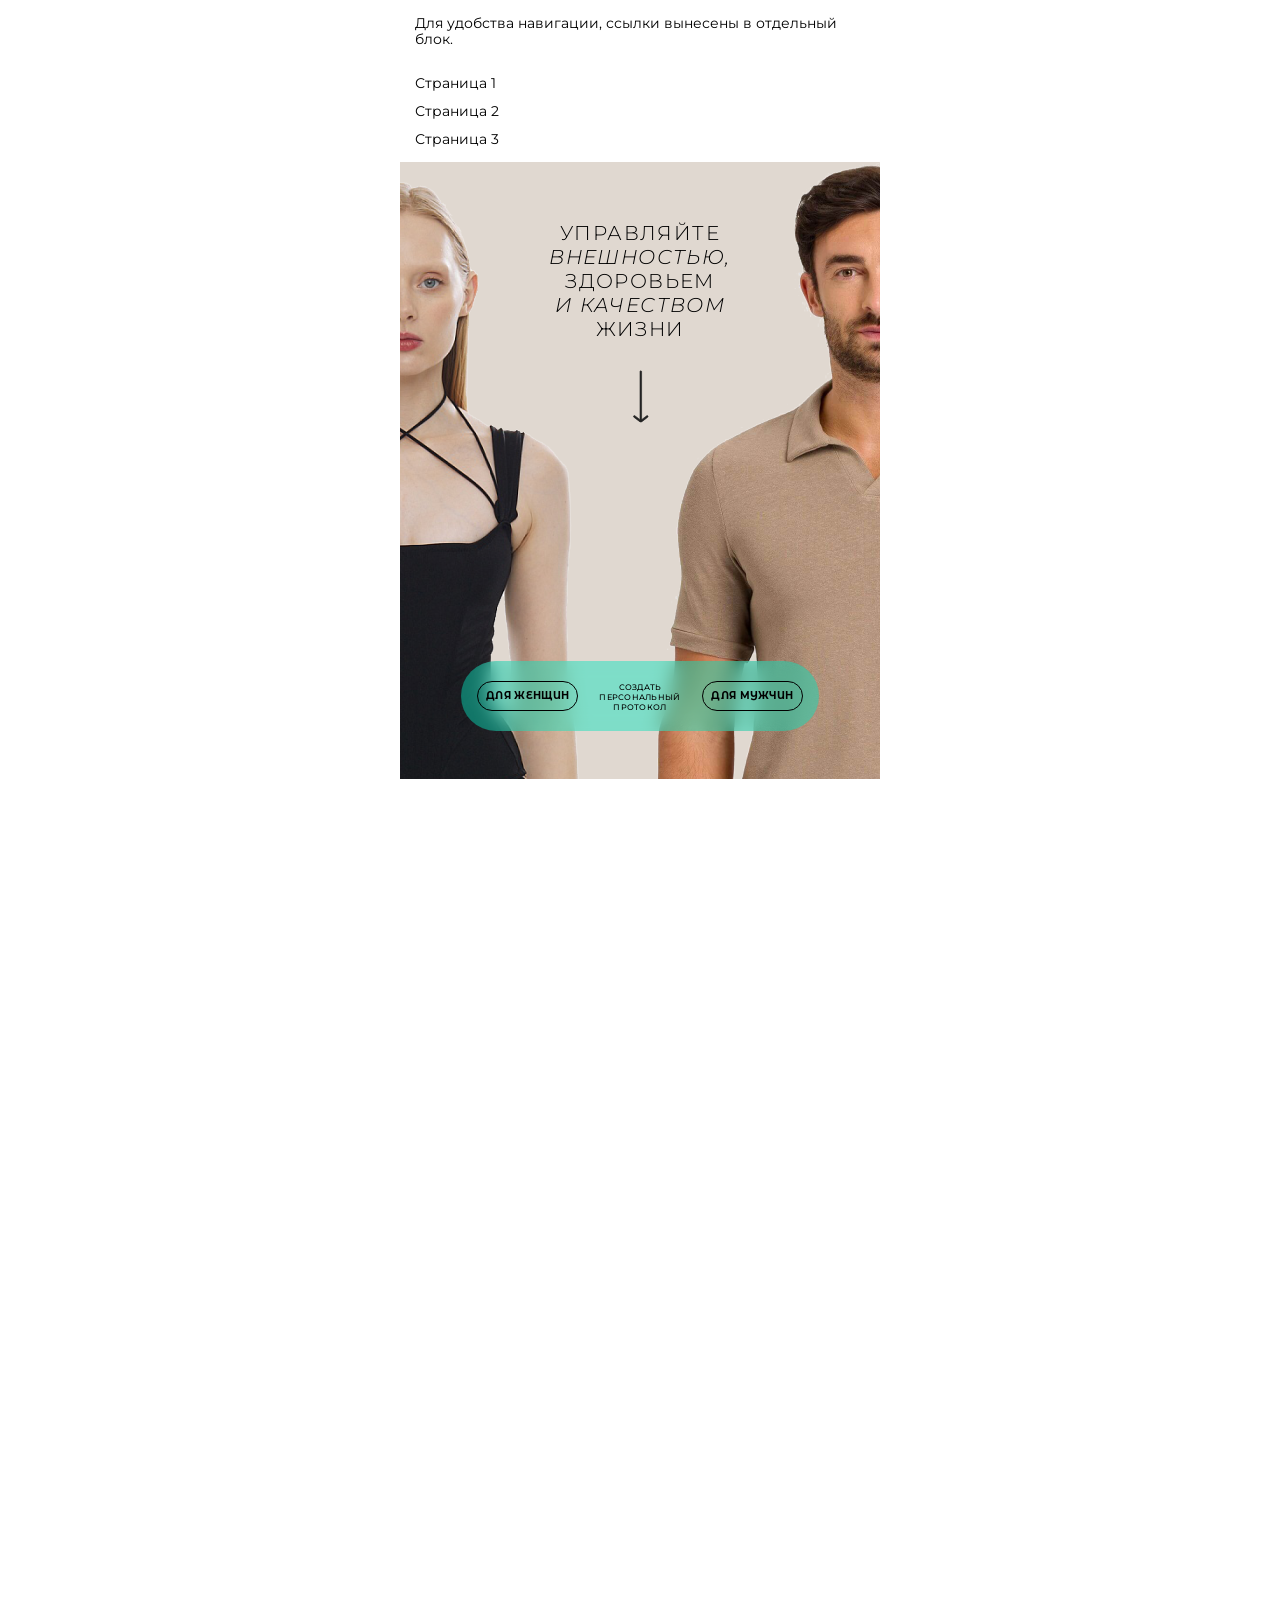
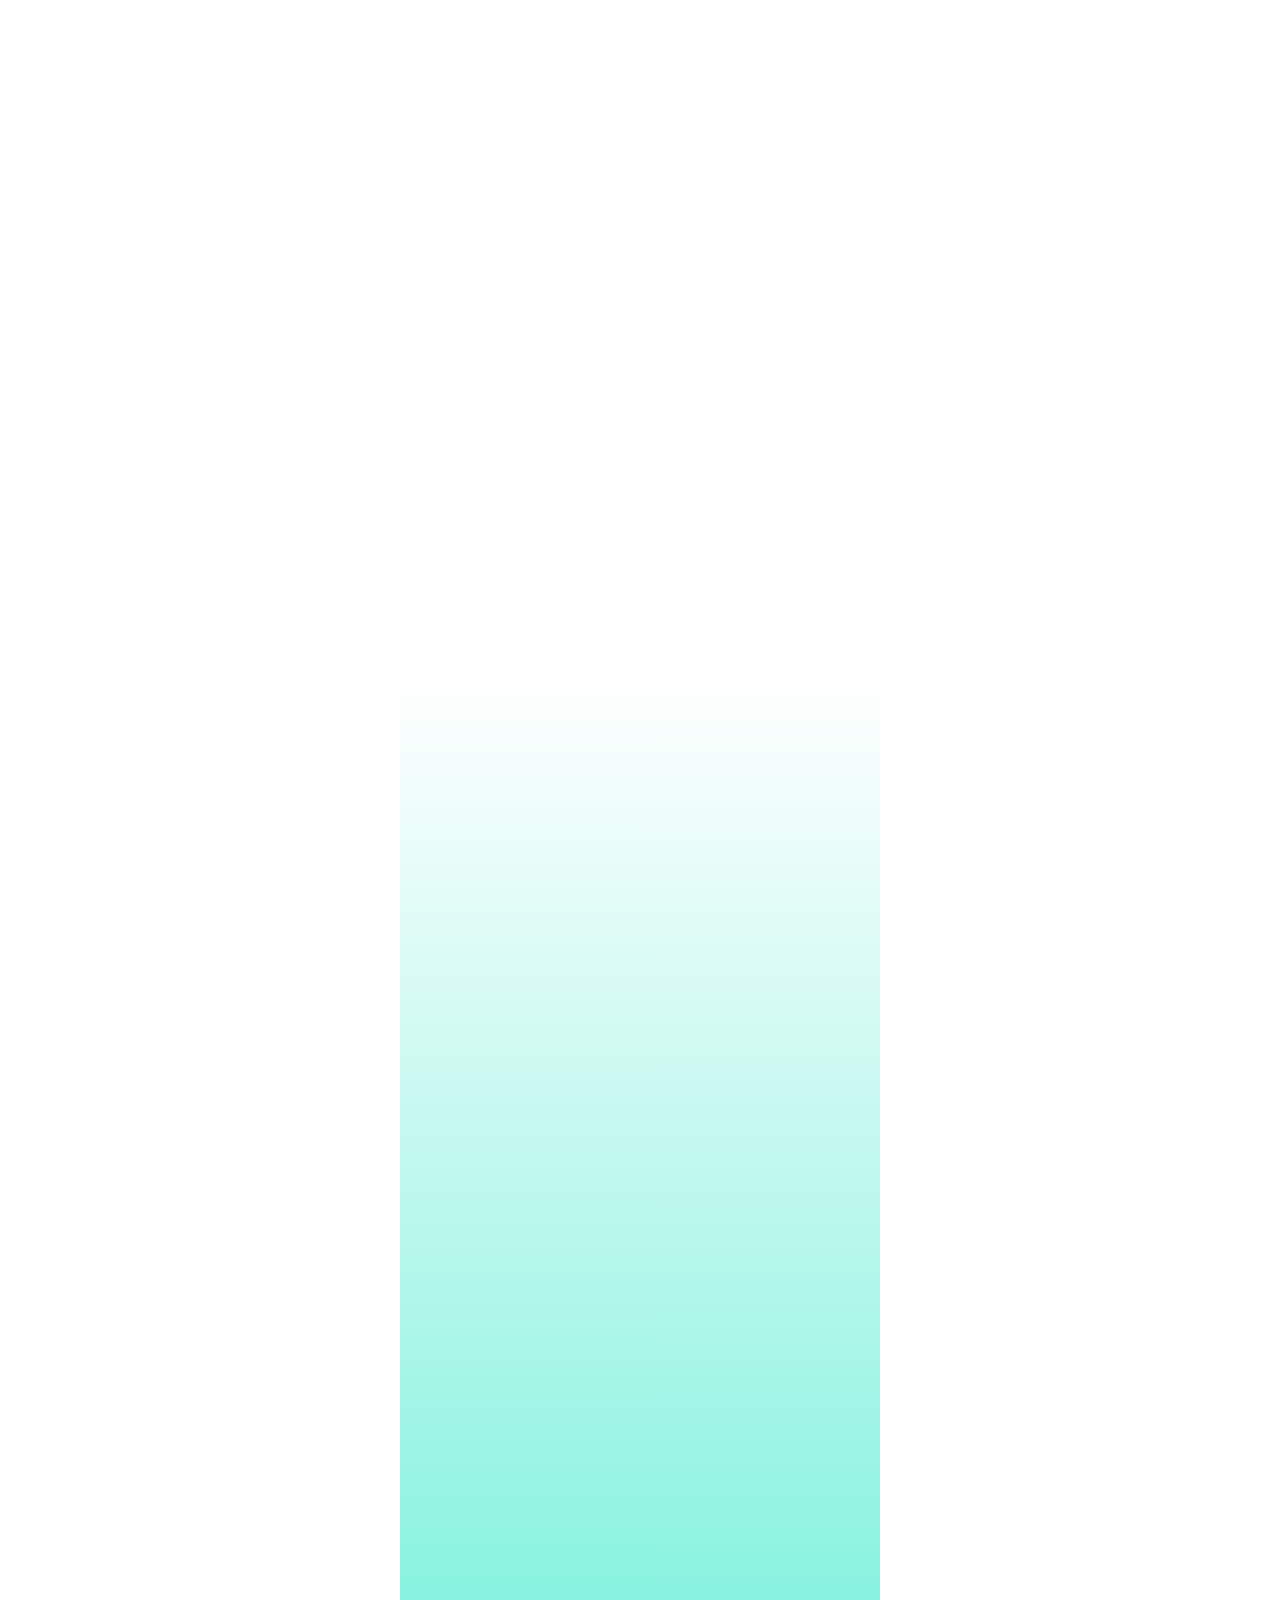
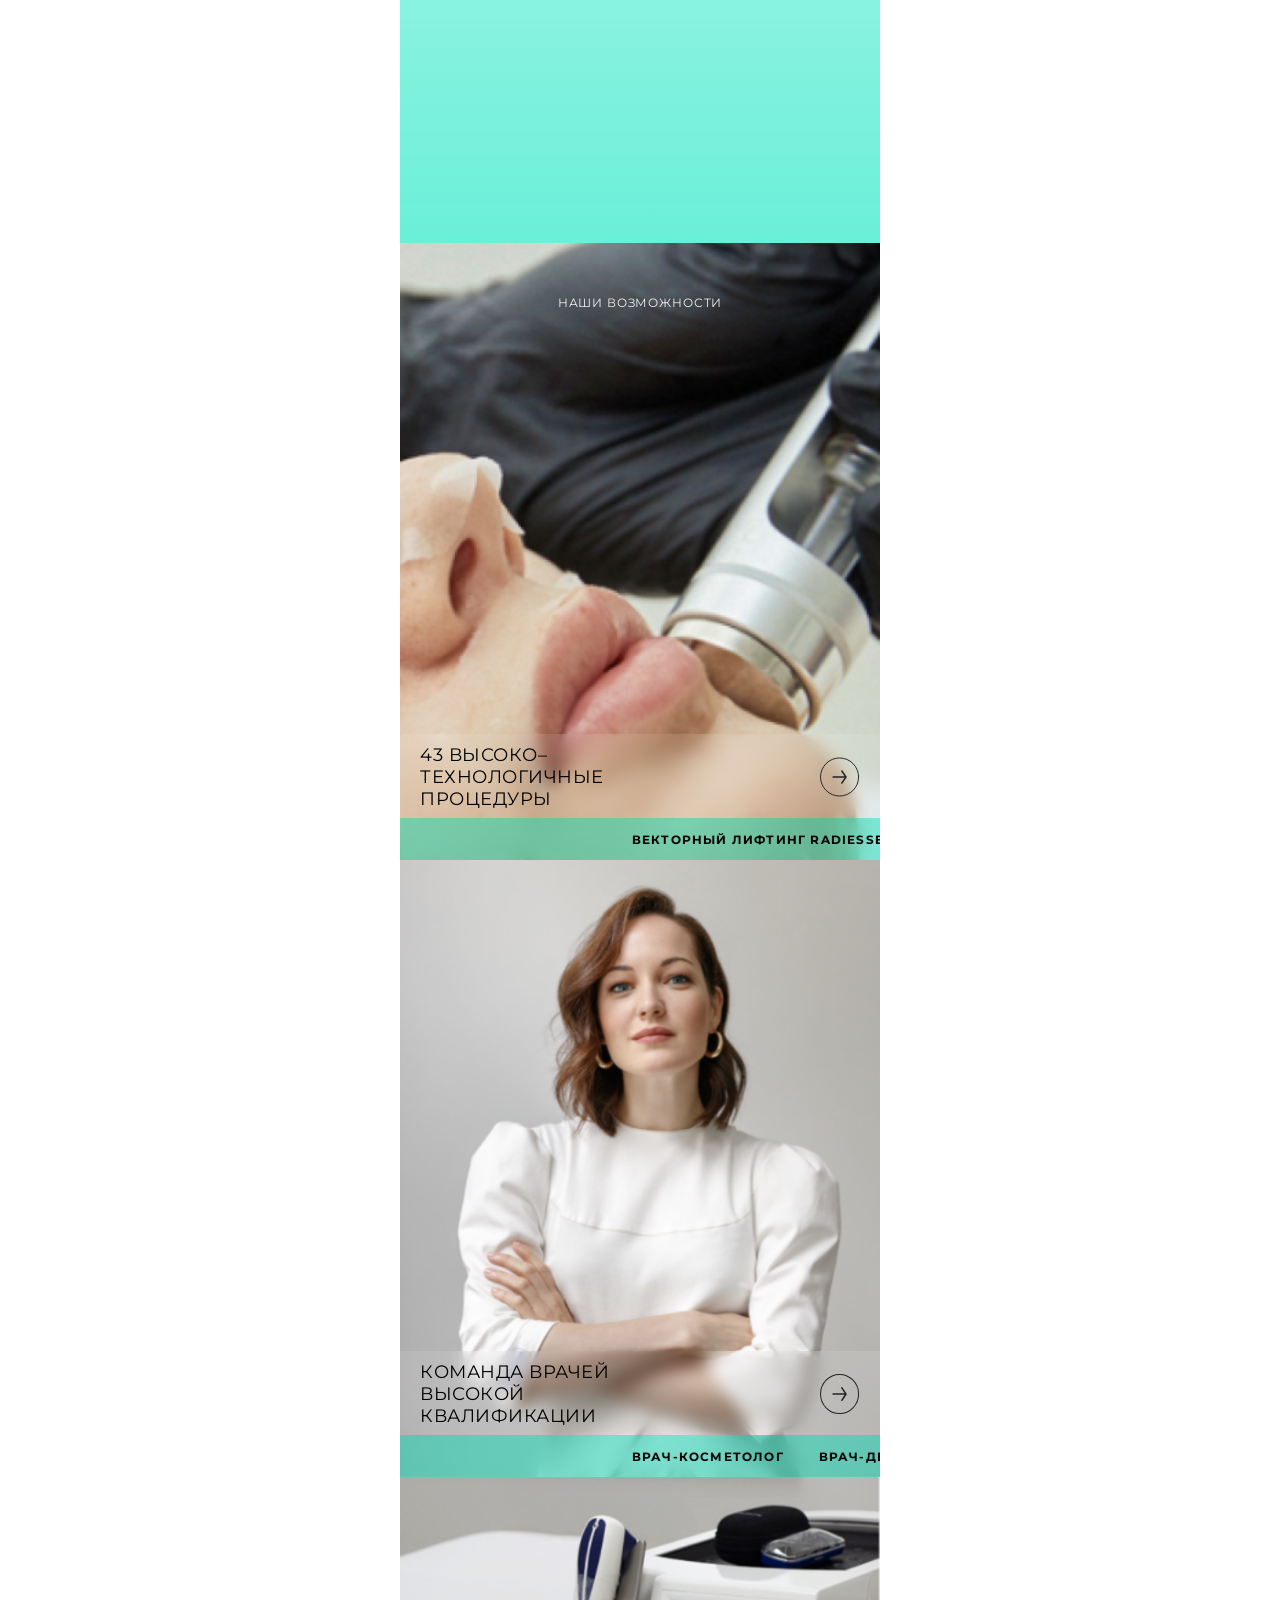
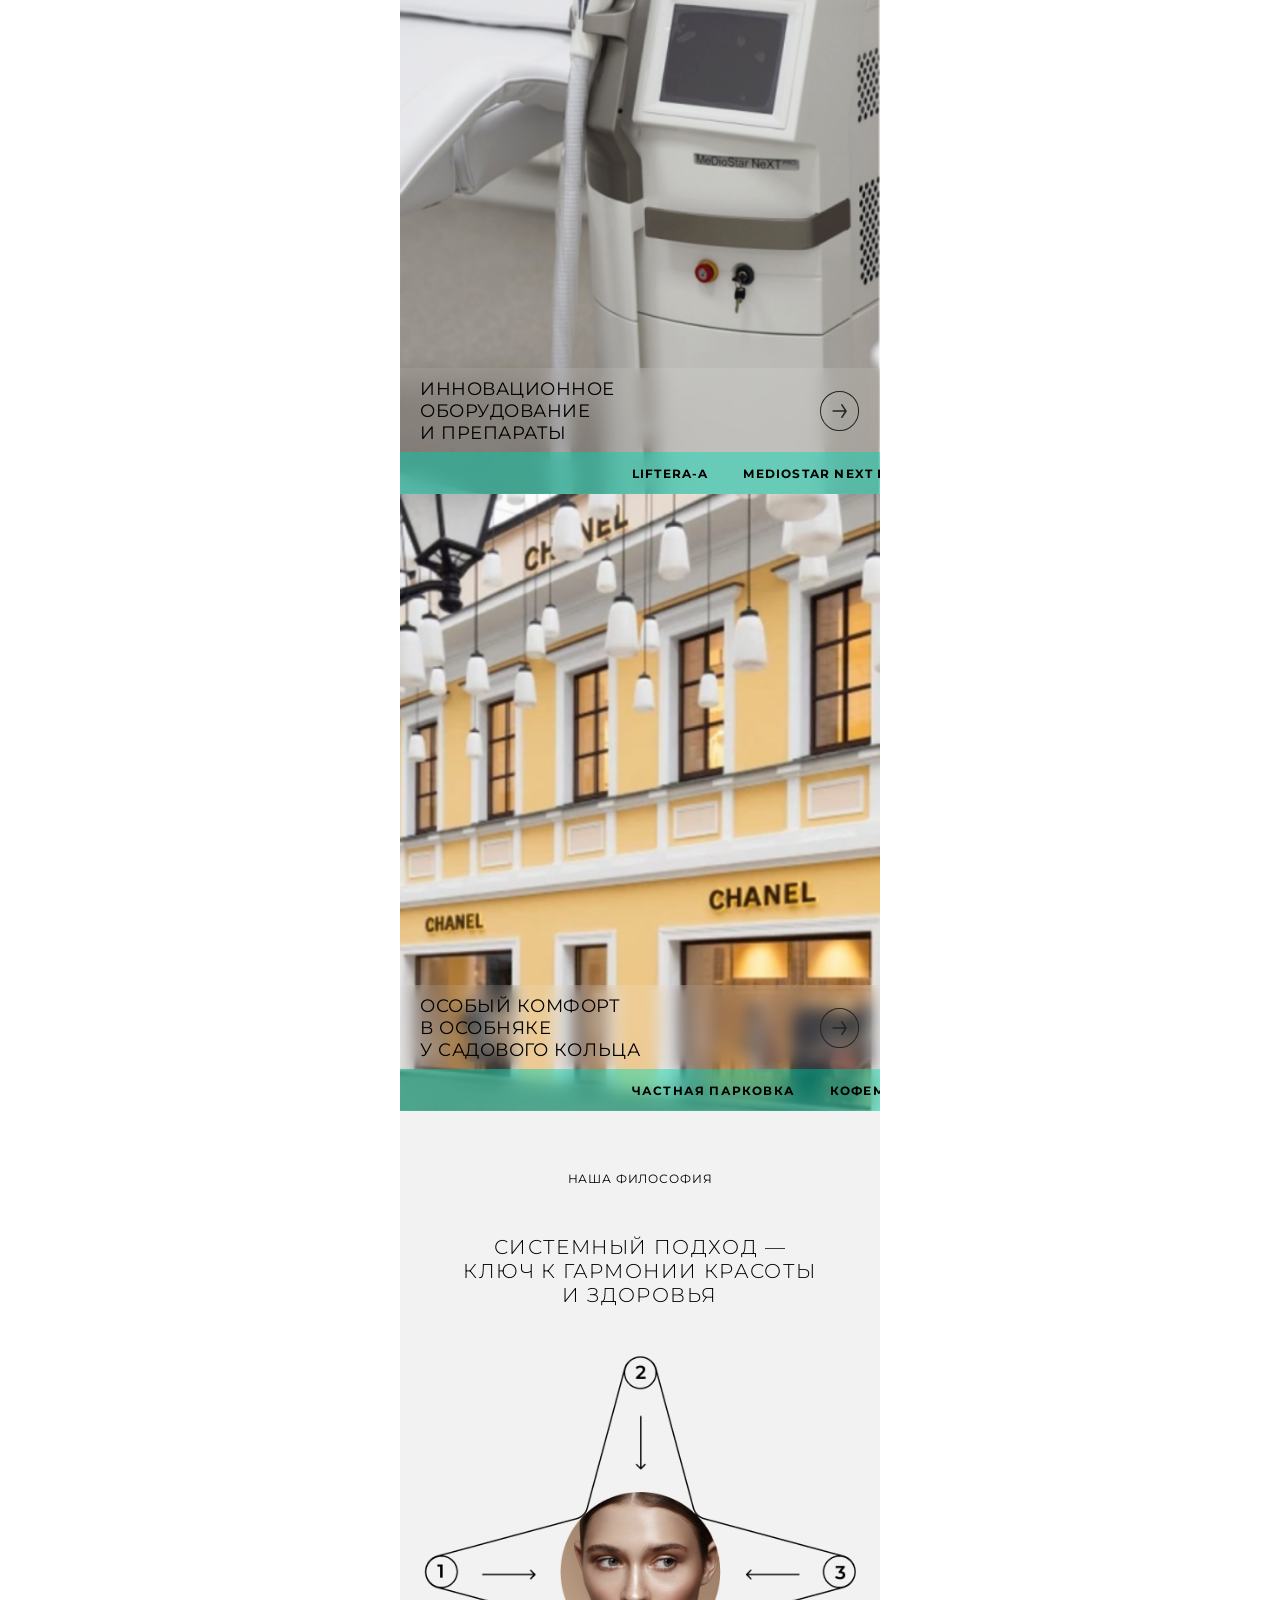
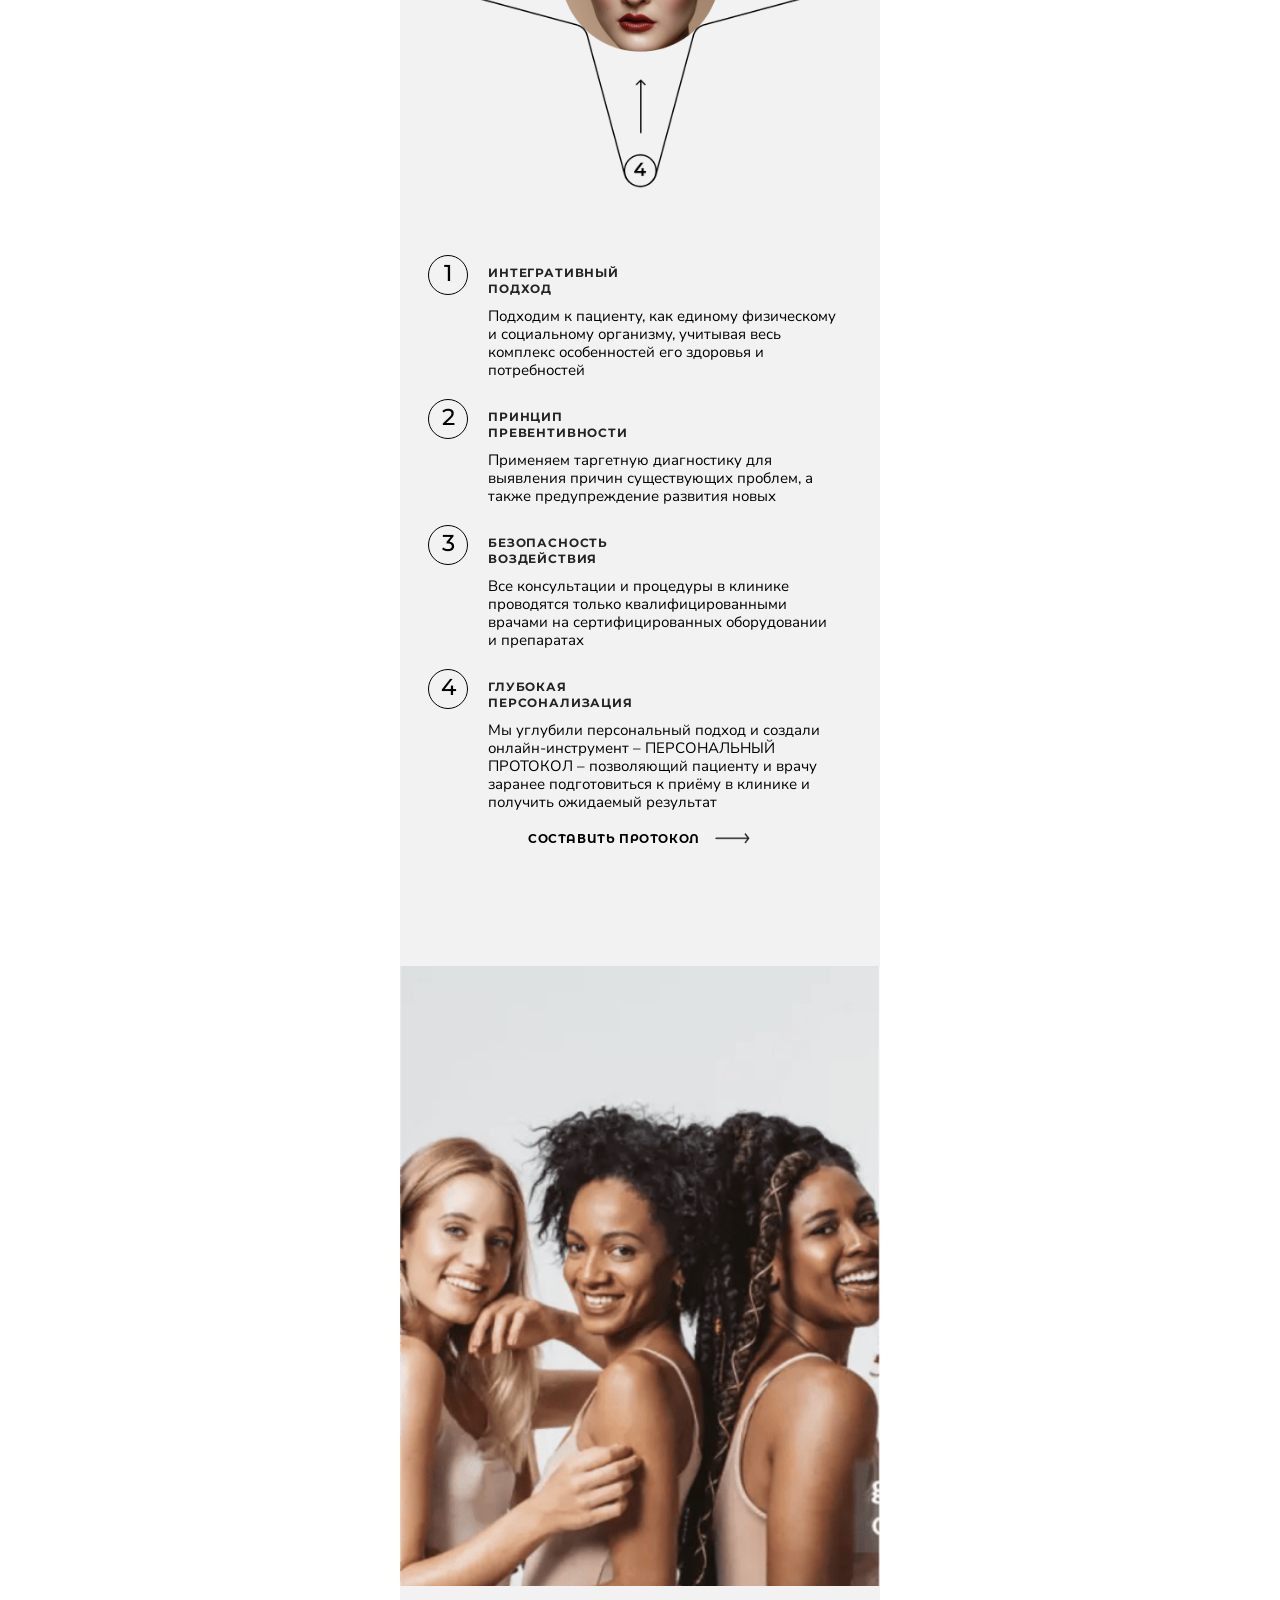
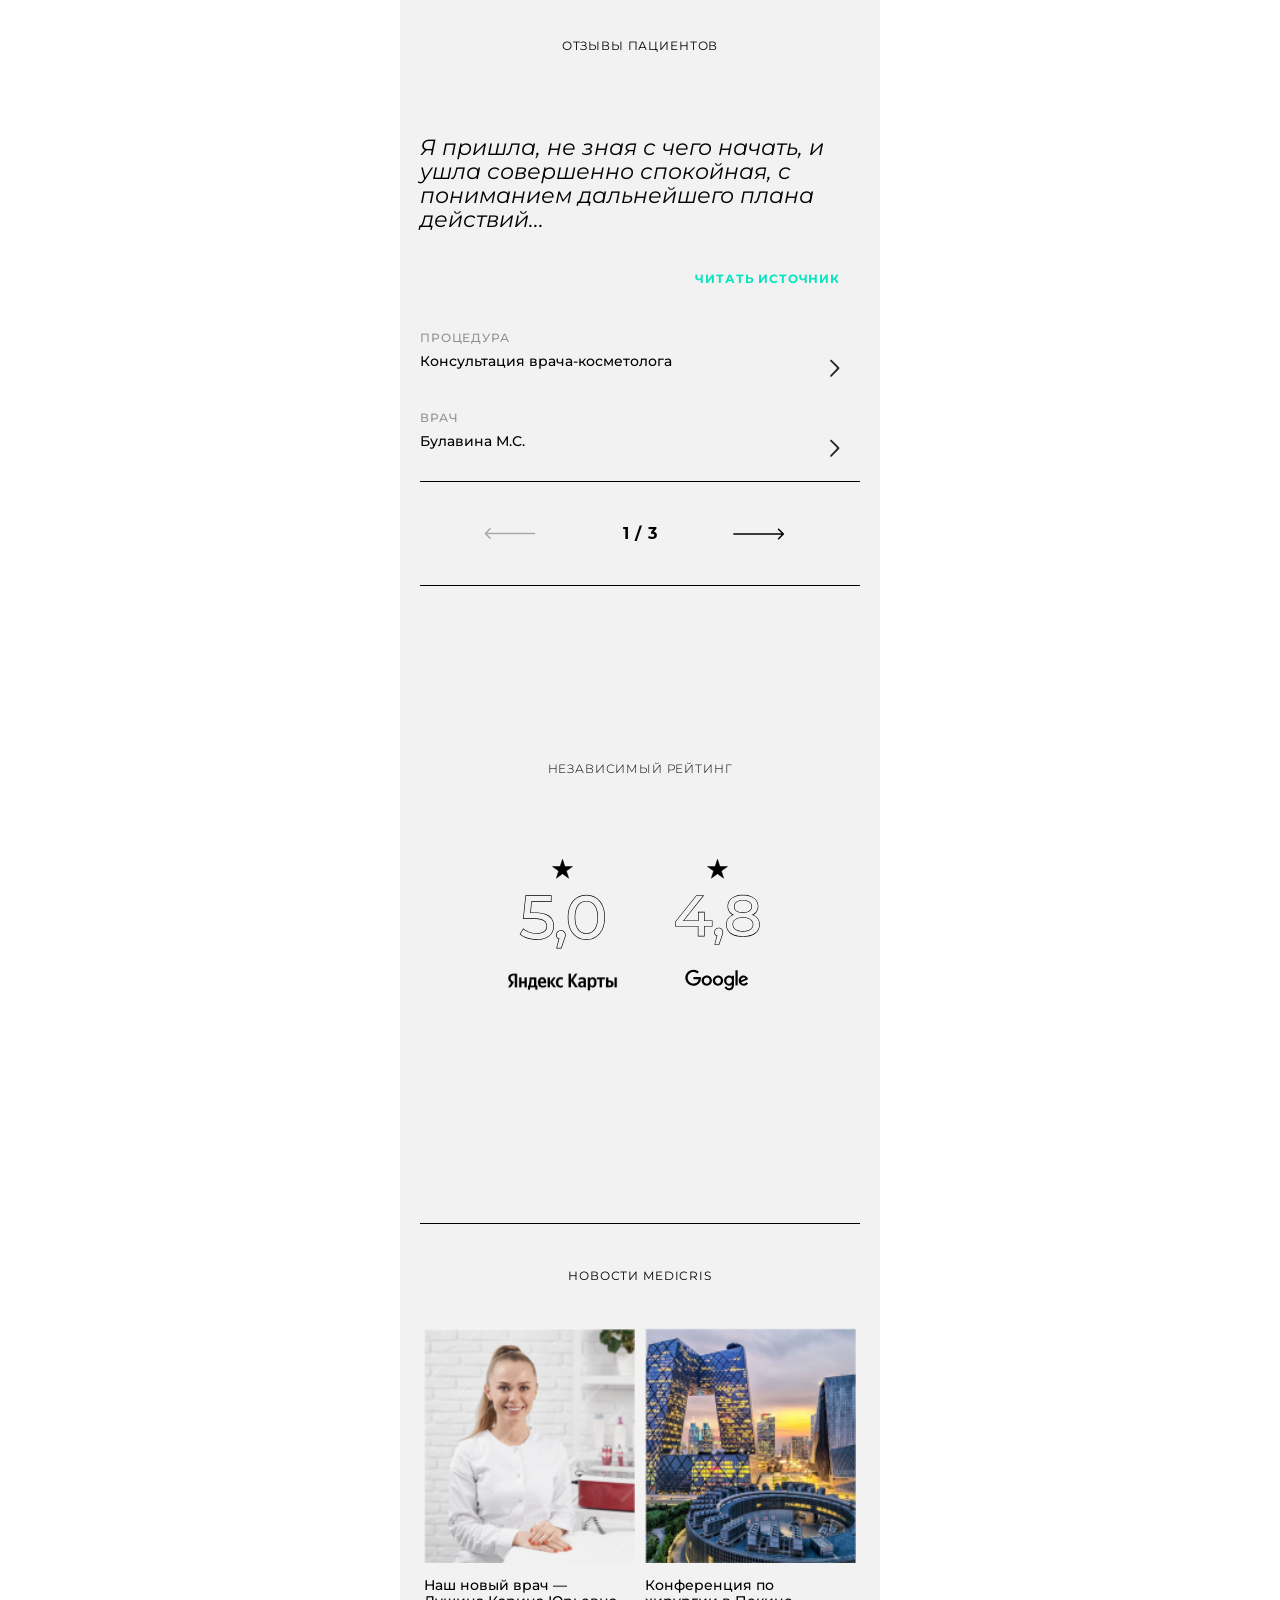
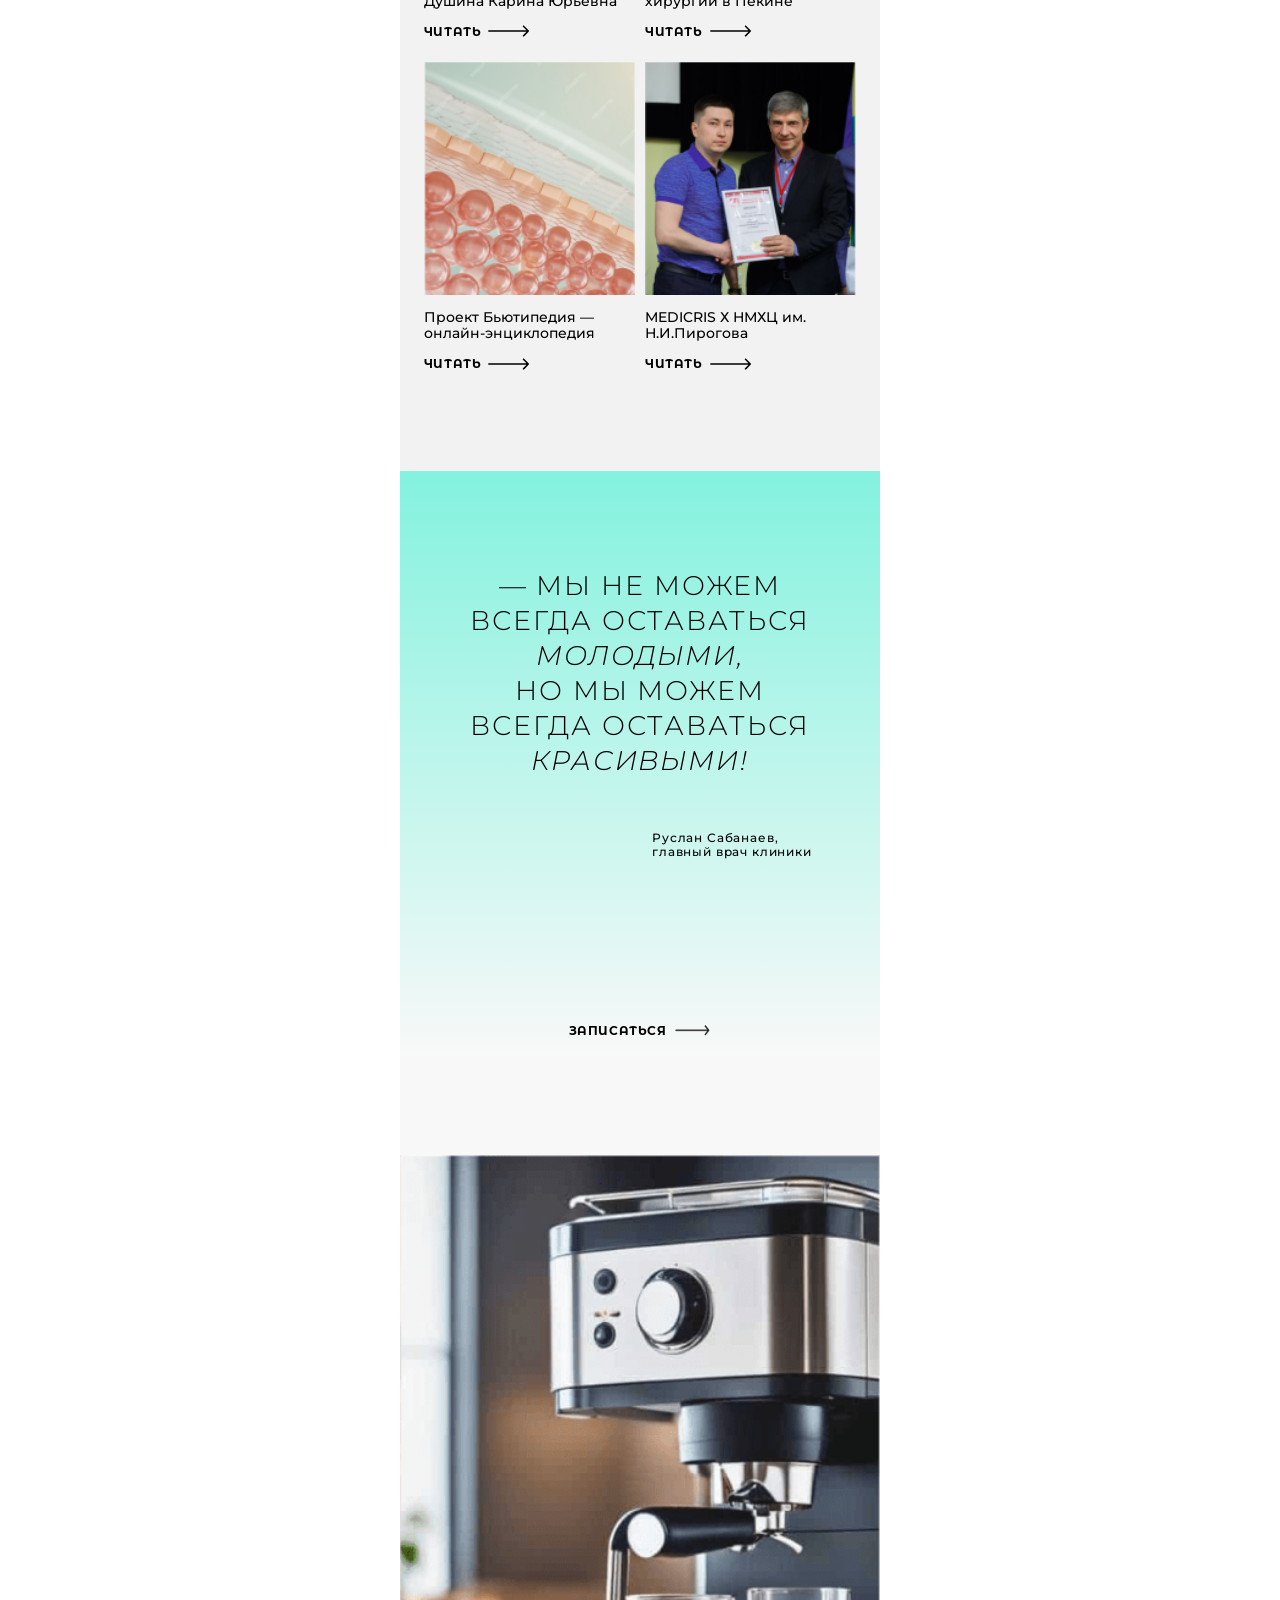
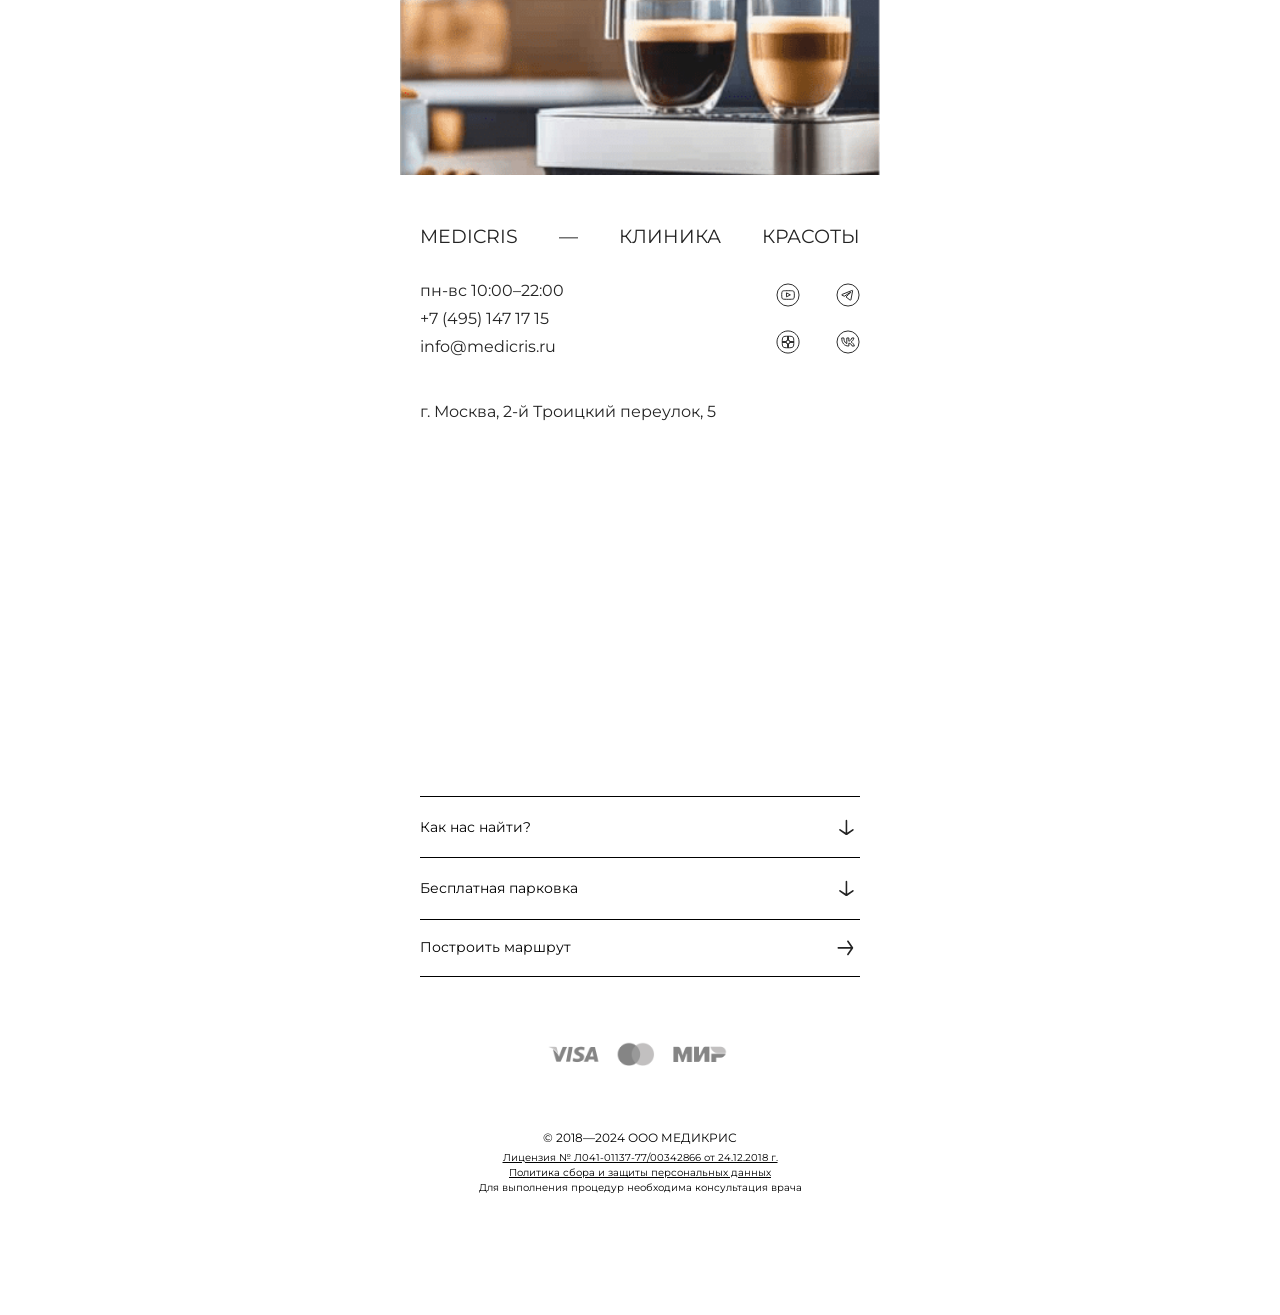
<file: index.html>
<!doctype html>
<html lang="en">
  <head>
    <meta charset="UTF-8" />
    <meta name="viewport" content="width=device-width, initial-scale=1.0" />
    <link
      href="https://cdn.jsdelivr.net/npm/bootstrap@5.3.3/dist/css/bootstrap.min.css"
      rel="stylesheet"
      integrity="sha384-QWTKZyjpPEjISv5WaRU9OFeRpok6YctnYmDr5pNlyT2bRjXh0JMhjY6hW+ALEwIH"
      crossorigin="anonymous"
    />
    <link rel="stylesheet" href="css/pages/home.css" />
    <link rel="preconnect" href="https://fonts.googleapis.com" />
    <link rel="preconnect" href="https://fonts.gstatic.com" crossorigin />
    <link
      href="https://fonts.googleapis.com/css2?family=Montserrat+Alternates:ital,wght@0,100;0,200;0,300;0,400;0,500;0,600;0,700;0,800;0,900;1,100;1,200;1,300;1,400;1,500;1,600;1,700;1,800;1,900&family=Montserrat:ital,wght@0,100..900;1,100..900&display=swap"
      rel="stylesheet"
    />
    <link
      href="https://fonts.googleapis.com/css2?family=Nunito+Sans:ital,opsz,wght@0,6..12,200..1000;1,6..12,200..1000&display=swap"
      rel="stylesheet"
    />
    <link
      rel="stylesheet"
      href="https://cdn.jsdelivr.net/npm/swiper@11/swiper-bundle.min.css"
    />
    <title>MEDICRIS</title>
  </head>
  <body>
    <header class="container-sm header">
      <div class="row">
        <div class="col header__img">
          <img src="media/main_page/m.svg" alt="" />
          <img src="media/main_page/e.svg" alt="" />
          <img src="media/main_page/d.svg" alt="" />
          <img src="media/main_page/i.svg" alt="" />
          <img src="media/main_page/c.svg" alt="" />
          <img src="media/main_page/r.svg" alt="" />
          <img src="media/main_page/i.svg" alt="" />
          <img src="media/main_page/s.svg" alt="" />
        </div>
      </div>
    </header>
    <div class="container-sm header-plug"></div>
    <div class="container-sm navigation">
      <p>Для удобства навигации, ссылки вынесены в отдельный блок.</p>
      <a href="index.html">Страница 1</a>
      <a href="treatment.html">Страница 2</a>
      <a href="problem.html">Страница 3</a>
    </div>
    <div class="container-sm m-0 first-page position-relative">
      <div class="row photos-wrapper"></div>
      <div
        class="container-sm text-and-buttons position-absolute top-0 start-0 d-flex flex-column align-items-center text-center"
      >
        <div class="row">
          <div class="col-12 text-and-buttons__text text-center">
            УПРАВЛЯЙТЕ<br />
            <span class="fst-italic">ВНЕШНОСТЬЮ,</span><br />
            ЗДОРОВЬЕМ<br />
            <span class="fst-italic">И КАЧЕСТВОМ</span><br />
            ЖИЗНИ
          </div>
        </div>
        <div class="row">
          <img
            class="col-12 text-and-buttons__arrow"
            src="media/main_page/arrow.svg"
            alt=""
          />
        </div>
        <div class="row justify-items-end">
          <div class="col-12">
            <div
              class="row text-and-buttons__buttons d-flex flex-row align-items-center p-3"
            >
              <div class="col text-and-buttons__buttons__female">ДЛЯ ЖЕНЩИН</div>
              <div class="col text-and-buttons__buttons__text">
                СОЗДАТЬ ПЕРСОНАЛЬНЫЙ ПРОТОКОЛ
              </div>
              <div class="col text-and-buttons__buttons__male">ДЛЯ МУЖЧИН</div>
            </div>
          </div>
        </div>
      </div>
    </div>

    <div class="menu container-sm">
      <div class="row row-cols-5 p-2 align-items-center">
        <div class="col">
          <img class="menu__img" src="media/menu/summarize.svg" />
          <div class="menu__text">Меню</div>
        </div>
        <div class="col">
          <a href="treatment.html">
            <img
              class="menu__img"
              src="media/menu/home_health1.svg"
            />
            <div class="menu__text">Услуги</div>
          </a>
        </div>
        <div class="col">
          <img class="menu__img" src="media/menu/account_balance_wallet.svg" />
          <div class="menu__text">Акции</div>
        </div>
        <div class="col">
          <img class="menu__img" src="media/menu/chat.svg" />
          <div class="menu__text">Связь</div>
        </div>
        <div class="col">
          <img class="menu__img" src="media/menu/add_to_photos.svg" />
          <div class="menu__text">Запись</div>
        </div>
      </div>
    </div>

    <div class="parallax">
      <div
        class="container-sm d-flex flex-column justify-content-between page-2 parallax__layer parallax__text"
        id="page-2"
      >
        <div class="d-flex flex-column row">
          <div class="col page-2__main-text">
            КЛИНИКА <span class="fst-italic">MEDICRIS —</span><br />
            ОТВЕТСТВЕННАЯ <img src="./media/main_page/star.svg" /><br />
            ЭСТЕТИЧЕСКАЯ<br />
            МЕДИЦИНА,<br />
            ПОМОГАЮЩАЯ<br />
            ОСТАВАТЬСЯ<br />
            НА ВЫСОТЕ!
          </div>
          <div class="page-2__subtext col">
            Эльвира Айзекс, основатель клиники
          </div>
        </div>

        <div class="row d-flex flex-row-reverse">
          <div class="col-6 page-2__note">
            В 2023 году MEDICRIS присвоен статус Клинической Базы НМХЦ им.
            Н.И.Пирогова
          </div>
        </div>
        <div class="row arrow-link text-center page-2__link">
          <div class="col arrow-link__text">
            О КЛИНИКЕ
            <img
              src="media/main_page/arrow.svg"
              alt=""
              class="arrow-link__img"
            />
          </div>
        </div>
      </div>

      <div
        class="container-sm gradient parallax__layer parallax__image"
        id="gradient"
      ></div>
    </div>

    <div class="sticky-container">
      <div class="container-sm type-2 abilities" id="abilities">
        <!--возможности-->
        <div class="row header-abilities">
          <div class="col type-2__header">НАШИ ВОЗМОЖНОСТИ</div>
        </div>
        <div class="row type-2__bottom">
          <div class="col type-2__bottom__text">
            43 ВЫСОКО–<br />
            ТЕХНОЛОГИЧНЫЕ<br />
            ПРОЦЕДУРЫ
          </div>
          <img
            src="media/type-2/ellipse_arr.svg"
            alt=""
            class="col-3 type-2__bottom__link"
          />
        </div>

        <div class="row">
          <marquee class="type-2__bottom__string col">
            ВЕКТОРНЫЙ ЛИФТИНГ RADIESSE &emsp;&emsp; SMAS-ЛИФТИНГ &emsp;&emsp;
            ФОТОТЕРАПИЯ &emsp;&emsp; КОРРЕКЦИЯ ГУБ &emsp;&emsp; БИОРЕВИТАЛИЗАЦИЯ
            &emsp;&emsp; ГРАНУЛЫ ФОРДАЙСА &emsp;&emsp; УДАЛЕНИЕ ПАПИЛЛОМ
            &emsp;&emsp; УДАЛЕНИЕ РОДИНОК &emsp;&emsp; ЛАЗЕРНОЕ УДАЛЕНИЕ СОСУДОВ
            &emsp;&emsp; ФЛЕБОЛОГИЯ &emsp;&emsp; СКЛЕРОТЕРАПИЯ &emsp;&emsp; УЗИ
            СОСУДОВ &emsp;&emsp; ЛАЗЕРНОЕ ЛЕЧЕНИЕ ВАРИКОЗА &emsp;&emsp;
          </marquee>
        </div>
      </div>
      <!--возможности-->

      <div
        class="container-sm type-2 doctors fw-normal d-flex flex-column justify-content-end"
        id="doctors"
      >
        <!--врачи-->
        <div
          class="row type-2__bottom align-items-center d-flex justify-content-between"
        >
          <div class="col p-0 type-2__bottom__text">
            КОМАНДА ВРАЧЕЙ<br />
            ВЫСОКОЙ<br />
            КВАЛИФИКАЦИИ
          </div>
          <img
            src="media/type-2/ellipse_arr.svg"
            alt=""
            class="col-3 type-2__bottom__link"
          />
        </div>
        <div class="row">
          <marquee class="type-2__bottom__string col">
            ВРАЧ-КОСМЕТОЛОГ &emsp;&emsp; ВРАЧ-ДЕРМАТОЛОГ &emsp;&emsp;
            ВРАЧ-ФЛЕБОЛОГ &emsp;&emsp; ВРАЧ-ТРИХОЛОГ &emsp;&emsp; ВРАЧ-ХИРУРГ
            &emsp;&emsp; ВРАЧ-ДЕРМАТОВЕНЕРОЛОГ &emsp;&emsp;
          </marquee>
        </div>
      </div>
      <!--врачи-->

      <div
        class="container-sm type-2 equip fw-normal d-flex flex-column justify-content-end"
        id="equip"
      >
        <!--оборудование-->
        <div
          class="row type-2__bottom align-items-center d-flex justify-content-between"
        >
          <div class="col p-0 type-2__bottom__text">
            ИННОВАЦИОННОЕ<br />
            ОБОРУДОВАНИЕ<br />
            И ПРЕПАРАТЫ
          </div>
          <img
            src="media/type-2/ellipse_arr.svg"
            alt=""
            class="col-3 type-2__bottom__link"
          />
        </div>
        <div class="row">
          <marquee class="type-2__bottom__string col">
            LIFTERA-A &emsp;&emsp; MEDIOSTAR NEXT PRO &emsp;&emsp; BBL
            &emsp;&emsp; PROFHILO &emsp;&emsp; RADIESSE &emsp;&emsp; ...
          </marquee>
        </div>
      </div>
      <!--оборудование-->

      <div
        class="container-sm type-2 clinic fw-normal d-flex flex-column justify-content-end"
        id="clinic"
      >
        <!--клиника-->
        <div
          class="row type-2__bottom align-items-center d-flex justify-content-between"
        >
          <div class="col type-2__bottom__text s18">
            ОСОБЫЙ КОМФОРТ<br />
            В ОСОБНЯКЕ <br />
            У САДОВОГО КОЛЬЦА
          </div>
          <img
            src="media/type-2/ellipse_arr.svg"
            alt=""
            class="col-3 type-2__bottom__link"
          />
        </div>
        <div class="row">
          <marquee class="type-2__bottom__string col">
            ЧАСТНАЯ ПАРКОВКА &emsp;&emsp; КОФЕМАШИНА &emsp;&emsp; КОМНАТА
            РЕЛАКСАЦИИ &emsp;&emsp; УВЛАЖНИТЕЛИ ВОЗДУХА &emsp;&emsp; ЩЕЛОЧНАЯ
            ВОДА &emsp;&emsp; ПАНДУС &emsp;&emsp;
          </marquee>
        </div>
      </div>
      <!--клиника-->
    </div>
    <div
      class="container-sm philosofy text-center d-flex justify-content-between flex-column align-items-center"
    >
      <!--философия-->
      <div class="row philosofy__title">
        <div class="col">НАША ФИЛОСОФИЯ</div>
      </div>
      <div class="row philosofy__text">
        <div class="col">
          СИСТЕМНЫЙ ПОДХОД —<br />
          КЛЮЧ К ГАРМОНИИ КРАСОТЫ <br />
          И ЗДОРОВЬЯ
        </div>
      </div>
      <div class="row">
        <img src="media/philosofy/1.png" alt="" class="col philosofy__img" />
      </div>
    </div>
    <!--философия-->

    <div class="container-sm principle">
      <div class="principle-wrapper row">
        <div class="col-3 principle-wrapper__number text-center fw-medium  ">
          1
        </div>
        <div class="col-9">
          <div class="row principle-wrapper__title">
            ИНТЕГРАТИВНЫЙ <br />
            ПОДХОД
          </div>
          <div class="row principle-wrapper__text">
            Подходим к пациенту, как единому физическому и социальному
            организму, учитывая весь комплекс особенностей его здоровья и
            потребностей
          </div>
        </div>
      </div>
      <div class="principle-wrapper row">
        <div class="col-3 principle-wrapper__number text-center fw-medium  ">
          2
        </div>
        <div class="col-9">
          <div class="row principle-wrapper__title">
            ПРИНЦИП <br />
            ПРЕВЕНТИВНОСТИ
          </div>
          <div class="row principle-wrapper__text">
            Применяем таргетную диагностику для выявления причин существующих
            проблем, а также предупреждение развития новых
          </div>
        </div>
      </div>
      <div class="principle-wrapper row">
        <div class="col-3 principle-wrapper__number text-center fw-medium  ">
          3
        </div>
        <div class="col-9">
          <div class="row principle-wrapper__title">
            БЕЗОПАСНОСТЬ <br />
            ВОЗДЕЙСТВИЯ
          </div>
          <div class="row principle-wrapper__text">
            Все консультации и процедуры в клинике проводятся только
            квалифицированными врачами на сертифицированных оборудовании и
            препаратах
          </div>
        </div>
      </div>
      <div class="principle-wrapper row">
        <div class="col-3 principle-wrapper__number text-center fw-medium  ">
          4
        </div>
        <div class="col-9">
          <div class="row principle-wrapper__title">
            ГЛУБОКАЯ <br />
            ПЕРСОНАЛИЗАЦИЯ
          </div>
          <div class="row principle-wrapper__text">
            Мы углубили персональный подход и создали онлайн-инструмент –
            ПЕРСОНАЛЬНЫЙ ПРОТОКОЛ – позволяющий пациенту и врачу заранее
            подготовиться к приёму в клинике и получить ожидаемый результат
          </div>
        </div>
      </div>
      <div class="row arrow-link principle-wrapper__link text-center">
        <div class="col arrow-link__text fw-bold button-2-mob">
          СОСТАВИТЬ ПРОТОКОЛ
          <img src="media/main_page/arrow.svg" alt="" class="arrow-link__img" />
        </div>
      </div>
    </div>

    <div class="container-sm clients"></div>

    <div class="container-sm feedback d-flex flex-column">
      <div class="row">
        <div class="col feedback__title">ОТЗЫВЫ ПАЦИЕНТОВ</div>
      </div>
      <div class="slider-wrapper">
        <div
          class="feedback-slide d-flex flex-column justify-content-between open"
          data-visible="true"
          data-slide-number="1"
        >
          <div class="row">
            <div class="col feedback__text align-self-center">
              Я пришла, не зная с чего начать, и ушла совершенно спокойная, с
              пониманием дальнейшего плана действий...
            </div>
          </div>
          <div class="row">
            <div class="col text-end link-mob">
              <a
                class="col feedback__source text-end"
                target="_blank"
                href="https://prodoctorov.ru/moskva/vrach/1042526-bulavina/#rating"
                >ЧИТАТЬ ИСТОЧНИК</a
              >
            </div>
          </div>
          <div class="row feedback-item">
            <div class="col fw-medium feedback-item__title">ПРОЦЕДУРА</div>

            <div class="row d-flex justify-content-between pe-0 feedback-item2">
              <div
                class="col-10 align-self-start fw-medium feedback-item__subtitle"
              >
                Консультация врача-косметолога
              </div>
              <img
                src="media/review/arrow_small.svg"
                alt=""
                class="col feedback-item__img align-self-start"
              />
            </div>
          </div>
          <div class="row">
            <div
              class="col fw-medium feedback-item__title feedback-item__title_lower"
            >
              ВРАЧ
            </div>
            <div class="row pe-0 feedback-item2">
              <div class="col-10 feedback-item__subtitle">Булавина М.С.</div>
              <img
                src="media/review/arrow_small.svg"
                alt=""
                class="col-2 feedback-item__img"
              />
            </div>
          </div>
        </div>
        <div
          class="feedback-slide d-flex flex-column justify-content-between invis"
          data-visible="false"
          data-slide-number="2"
        >
          <div class="row">
            <div class="col feedback__text">
              Профессионально, безболезненно, отлично! Удаляла у Марии Сергеевны
              папилломы. Было комфортно...
            </div>
          </div>
          <div class="row">
            <div class="col text-end link-mob">
              <a class="col feedback__source text-end" target="_blank" href="#"
                >ЧИТАТЬ ИСТОЧНИК</a
              >
            </div>
          </div>
          <div class="row feedback-item">
            <div class="col fw-medium feedback-item__title">ПРОЦЕДУРА</div>

            <div class="row d-flex justify-content-between pe-0 feedback-item2">
              <div class="col-10 align-self-start feedback-item__subtitle">
                Удаление папиллом электрокоагуляцией
              </div>
              <img
                src="media/review/arrow_small.svg"
                alt=""
                class="col feedback-item__img align-self-start"
              />
            </div>
          </div>
          <div class="row">
            <div
              class="col fw-medium feedback-item__title feedback-item__title_lower"
            >
              ВРАЧ
            </div>
            <div class="row pe-0 feedback-item2">
              <div class="col-10 feedback-item__subtitle">Булавина М.С.</div>
              <img
                src="media/review/arrow_small.svg"
                alt=""
                class="col-2 feedback-item__img"
              />
            </div>
          </div>
        </div>
        <div
          class="feedback-slide d-flex flex-column justify-content-between invis"
          data-visible="false"
          data-slide-number="3"
        >
          <div class="row">
            <div class="col feedback__text">
              Действительно хорошая клиника. Обратился по вопросу удаления
              папиллом. Весь вопрос занял 45 минут.
            </div>
          </div>
          <div class="row">
            <div class="col text-end link-mob">
              <a class="col feedback__source text-end" target="_blank" href="#"
                >ЧИТАТЬ ИСТОЧНИК</a
              >
            </div>
          </div>
          <div class="row feedback-item">
            <div class="col feedback-item__title">ПРОЦЕДУРА</div>

            <div class="row d-flex justify-content-between pe-0 feedback-item2">
              <div class="col-10 align-self-start feedback-item__subtitle">
                Удаление папиллом эрбиевым лазером
              </div>
              <img
                src="media/review/arrow_small.svg"
                alt=""
                class="col feedback-item__img align-self-start"
              />
            </div>
          </div>
          <div class="row">
            <div class="col feedback-item__title feedback-item__title_lower">
              ВРАЧ
            </div>
            <div class="row pe-0 feedback-item2">
              <div class="col-10 feedback-item__subtitle">Забродина В.В.</div>
              <img
                src="media/review/arrow_small.svg"
                alt=""
                class="col-2 feedback-item__img"
              />
            </div>
          </div>
        </div>
        <div
          class="row feedback__scroller text-center align-self-center justify-items-end d-flex flex-row justify-content-around"
        >
          <img
            src="media/review/Arrow_black.svg"
            alt=""
            class="col feedback__scroller__left-button"
            id="feedbackBlock__leftButton"
          />
          <div
            class="col feedback__scroller__text"
            id="feedbackBlock__text"
            data-number="1"
          ></div>
          <img
            src="media/review/Arrow_black.svg"
            alt=""
            class="col feedback__scroller__right-button"
            id="feedbackBlock__rightButton"
          />
        </div>
      </div>
    </div>
    <div class="container-sm rate">
      <div class="row rate-row">
        <div class="col text-center rate__title">НЕЗАВИСИМЫЙ РЕЙТИНГ</div>
      </div>
      <div class="row justify-content-center rate-wrapper">
        <div class="col-4">
          <div
            class="row d-flex flex-column justify-content-between align-items-center"
          >
            <img src="media/rate/Star 8.svg" alt="" class="col-3 rate__star" />
            <img
              src="media/rate/5,0.svg"
              class="col text-center rate__number"
            />
            <img
              src="media/rate/yandex.svg"
              alt=""
              class="col text-center fw-bold rate__subtitle"
            />
          </div>
        </div>
        <div class="col-4">
          <div
            class="row d-flex flex-column justify-content-between align-items-center"
          >
            <img
              src="media/rate/Star 8.svg"
              alt=""
              class="col-3 text-center rate__star"
            />
            <img
              src="media/rate/4,8.svg"
              class="col text-center rate__number"
            />
            <img
              src="media/rate/google.svg"
              alt=""
              class="col text-center fw-bold rate__subtitle"
            />
          </div>
        </div>
      </div>
      <div class="row m-0">
        <div class="col-12 rate__border"></div>
      </div>
    </div>

    <div class="container-sm news">
      <div class="row">
        <div class="col text-center news__title">НОВОСТИ MEDICRIS</div>
      </div>
      <div class="row row-cols-2 news-wrapper">
        <div class="col-6 news-item d-flex flex-column">
          <img src="media/news/1.png" alt="" class="news-item__img" />
          <div class="news-item__text">
            Наш новый врач —<br />
            Душина Карина Юрьевна
          </div>
          <div class="row">
            <div class="col button-2-mob news-item__link">
              <span> ЧИТАТЬ </span>
              <img src="media/news/Arrow 11.svg" alt="" class="" />
            </div>
          </div>
        </div>
        <div class="col-6 news-item d-flex flex-column">
          <img src="media/news/2.png" alt="" class="news-item__img" />
          <div class="news-item__text">
            Конференция по<br />
            хирургии в Пекине
          </div>
          <div class="row">
            <div class="col button-2-mob news-item__link">
              <span> ЧИТАТЬ </span>
              <img src="media/news/Arrow 11.svg" alt="" class="" />
            </div>
          </div>
        </div>
        <div class="col-6 news-item d-flex flex-column">
          <img src="media/news/3.png" alt="" class="news-item__img" />
          <div class="news-item__text">
            Проект Бьютипедия —<br />
            онлайн-энциклопедия
          </div>
          <div class="row">
            <div class="col button-2-mob news-item__link">
              <span> ЧИТАТЬ </span>
              <img src="media/news/Arrow 11.svg" alt="" class="" />
            </div>
          </div>
        </div>
        <div class="col-6 news-item d-flex flex-column">
          <img src="media/news/4.png" alt="" class="news-item__img" />
          <div class="news-item__text">
            MEDICRIS Х НМХЦ им. <br />
            Н.И.Пирогова
          </div>
          <div class="row">
            <div class="col button-2-mob news-item__link">
              <span> ЧИТАТЬ </span>
              <img src="media/news/Arrow 11.svg" alt="" class="" />
            </div>
          </div>
        </div>
      </div>
    </div>

    <div class="container-sm message d-flex flex-column">
      <div class="row">
        <div class="col message__text text-center">
          — МЫ НЕ МОЖЕМ <br />
          ВСЕГДА ОСТАВАТЬСЯ<br />
          <span class="fst-italic">МОЛОДЫМИ,</span><br />
          НО МЫ МОЖЕМ<br />
          ВСЕГДА ОСТАВАТЬСЯ<br />
          <span class="fst-italic">КРАСИВЫМИ!</span>
        </div>
      </div>
      <div class="row d-flex flex-row-reverse">
        <div class="col-6 message__author">
          Руслан Сабанаев, <br />
          главный врач клиники
        </div>
      </div>
      <div class="row arrow-link">
        <div class="col message__link text-center arrow-link__text">
          ЗАПИСАТЬСЯ
          <img src="media/main_page/arrow.svg" alt="" class="arrow-link__img" />
        </div>
      </div>
    </div>

    <div class="swiper container-sm" id="swiper">
      <!-- Additional required wrapper -->
      <div class="swiper-wrapper">
        <!-- Slides -->
        <div class="swiper-slide slide-1"></div>
        <div class="swiper-slide slide-2"></div>
        <div class="swiper-slide slide-3"></div>
        <div class="swiper-slide slide-4"></div>
        <div class="swiper-slide slide-5"></div>
        <div class="swiper-slide slide-6"></div>
      </div>
    </div>

    <div class="container-sm footer fw-normal">
      <div class="row">
        <div class="col footer__title mx-0">MEDICRIS — КЛИНИКА КРАСОТЫ</div>
      </div>
      <div class="row">
        <div class="col-6">
          <div class="row">
            <div class="col mb-1 footer__info">пн-вс 10:00–22:00</div>
          </div>
          <div class="row">
            <div class="col mb-1">
              <a href="tel:+74951471715" class="footer__info">+7 (495) 147 17 15</a>
            </div>
          </div>
          <div class="row">
            <div class="col mb-1">
              <a href="info@medicris.ru" class="footer__info">info@medicris.ru</a>
            </div>
          </div>
        </div>
        <div class="col-6">
          <div class="footer-icons-wrapper">
            <a
              href="https://www.youtube.com/@MedicrisClinic/featured"
              target="_blank"
              class="footer-icons-wrapper__item"
            >
              <img src="media/footer/yt.svg" alt="" class="footer__socials" />
            </a>
            <a href="https://t.me/medicris" class="footer-icons-wrapper__item">
              <img src="media/footer/tg.svg" alt="" class="footer__socials" />
            </a>
          </div>
          <div class="footer-icons-wrapper">
            <a
              href="https://dzen.ru/id/5fd217c35af5eb3befffc5b9"
              target="_blank"
              class="footer-icons-wrapper__item"
            >
              <img src="media/footer/dzen.svg" alt="" class="footer__socials" />
            </a>
            <a
              href="https://vk.com/medicris"
              target="_blank"
              class="footer-icons-wrapper__item"
            >
              <img src="media/footer/vk.svg" alt="" class="footer__socials" />
            </a>
          </div>
        </div>
      </div>
      <div class="row">
        <div class="col footer__adress">
          г. Москва, 2-й Троицкий переулок, 5
        </div>
      </div>
      <div class="row footer__map-img">
        <iframe src="https://yandex.ru/map-widget/v1/?um=constructor%3A33a2fa08dc10c596316a93b3a498fdc50dc152d91adefae9761a521b59a45118&amp;source=constructor" width="100%" height="326" frameborder="0"></iframe>
      </div>
      <div class="row">
        <div class="col footer__maps">
          <div class="row closed" id="dropdown-button-1">
            <div class="col align-self-center">Как нас найти?</div>
            <img
              src="media/footer/arrow_small.svg"
              alt=""
              class="col-2 footer__navimg"
            />
          </div>
          <div class="row footer__dropdown" id="dropdown-body-1">
            <div class="col">
              <div class="row">
                <div class="col-12 footer__dropdown_station">
                  От ст.м. «Цветной бульвар»
                </div>
              </div>
              <div class="row">
                <div class="col footer__dropdown_distantion">
                  5 минут пешком / 550 м
                </div>
              </div>
              <div class="row">
                <div class="col footer__dropdown_description">
                  Выходите из метро на Цветной бульвар и поворачиваете налево.
                  <br />
                  Пересекаете Садовое кольцо — вам нужно оказаться на правой
                  стороне Олимпийского проспекта и пройти по нему до второй
                  лестницы. <br />
                  Поднимаетесь по ней наверх и оказываетесь в нашем 2-ом
                  Троицком переулке. <br />
                  Ориентируйтесь на Храм Троицы Живоначальной в Троицком
                  Подворье, купол виден отовсюду. <br />
                  Мы в том же переулке напротив — жёлтый 2-х этажный особняк.
                </div>
              </div>
              <div class="row">
                <div class="col footer__dropdown_station">
                  От ст.м. «Сухаревская»
                </div>
              </div>
              <div class="row">
                <div class="col footer__dropdown_distantion">
                  5 минут пешком / 900 м
                </div>
              </div>
              <div class="row">
                <div class="col footer__dropdown_description">
                  Выходите из метро на Цветной бульвар и поворачиваете налево
                  <div class="br"></div>
                  Пересекаете Садовое кольцо — вам нужно оказаться на правой
                  стороне Олимпийского проспекта и пройти по нему до второй
                  лестницы
                  <div class="br"></div>
                  Поднимаетесь по ней наверх и оказываетесь в нашем 2-ом
                  Троицком переулке.
                </div>
              </div>
            </div>
          </div>
        </div>
      </div>
      <div class="row">
        <div class="col fw-normal footer__maps">
          <div class="row closed" id="dropdown-button-2">
            <div class="col align-self-center">Бесплатная парковка</div>
            <img
              src="media/footer/arrow_small.svg"
              alt=""
              class="col-2 footer__navimg"
            />
          </div>
          <div class="row footer__dropdown" id="dropdown-body-2">
            <div class="col">
              <div class="row">
                <div class="col-12 footer__dropdown_station">
                  Парковка MEDICRIS
                </div>
              </div>
              <div class="row">
                <div class="col footer__dropdown_distantion">
                  На территории клиники
                </div>
              </div>
              <div class="row">
                <div class="col footer__dropdown_description">
                  Для вашего удобства располагаем бесплатной парковкой во дворе.
                  Въезд - через шлагбаум, слева от здания клиники. Наши
                  парковочные места - 5, 6, 13. <br />
                  Парковку необходимо забронировать до посещения клиники (как?).
                  Для проезда на парковку звоните по телефону +7 495-17-15.
                </div>
              </div>
            </div>
          </div>
        </div>
      </div>

      <a
        class="row footer__maps_last"
        href="https://yandex.ru/maps/213/moscow/?ll=37.621579%2C55.775358&mode=routes&rtext=~55.775407%2C37.621546&rtt=mt&ruri=~ymapsbm1%3A%2F%2Forg%3Foid%3D179337251810&z=17"
        target="_blank"
      >
        <div class="col align-self-center footer__ma">Построить маршрут</div>
        <img
          src="media/footer/arrow_small.svg"
          alt=""
          class="col-2 footer__navimg_last"
        />
      </a>
      <div class="row">
        <img src="media/footer/payment.png" alt="" class="col" />
      </div>
      <div class="row text-center footer-license">
        <div class="col-12 footer-license__first">
          © 2018—2024 ООО МЕДИКРИС
        </div>
        <div
          class="col-12 footer-license__others footer-license__others_underline"
        >
          Лицензия № Л041-01137-77/00342866 от 24.12.2018 г.
        </div>
        <a
          href="#"
          class="col-12 footer-license__others footer-license__others_underline"
          >Политика сбора и защиты персональных данных</a
        >
        <div class="col-12 footer-license__others">
          Для выполнения процедур необходима консультация врача
        </div>
      </div>
    </div>

    <script
      src="https://cdn.jsdelivr.net/npm/bootstrap@5.3.3/dist/js/bootstrap.bundle.min.js"
      integrity="sha384-YvpcrYf0tY3lHB60NNkmXc5s9fDVZLESaAA55NDzOxhy9GkcIdslK1eN7N6jIeHz"
      crossorigin="anonymous"
    ></script>
    <script
      src="https://code.jquery.com/jquery-3.7.1.min.js"
      integrity="sha256-/JqT3SQfawRcv/BIHPThkBvs0OEvtFFmqPF/lYI/Cxo="
      crossorigin="anonymous"
    ></script>
    <script src="https://cdn.jsdelivr.net/npm/swiper@11/swiper-bundle.min.js"></script>

    <script src="js/main-page/swipers.js" type="module"></script>
    <script src="js/dropdowns.js"></script>
    <script src="js/main-page/parallax.js"></script>
    <script src="js/feedbackSwiper.js"></script>
  </body>
</html>
</file>
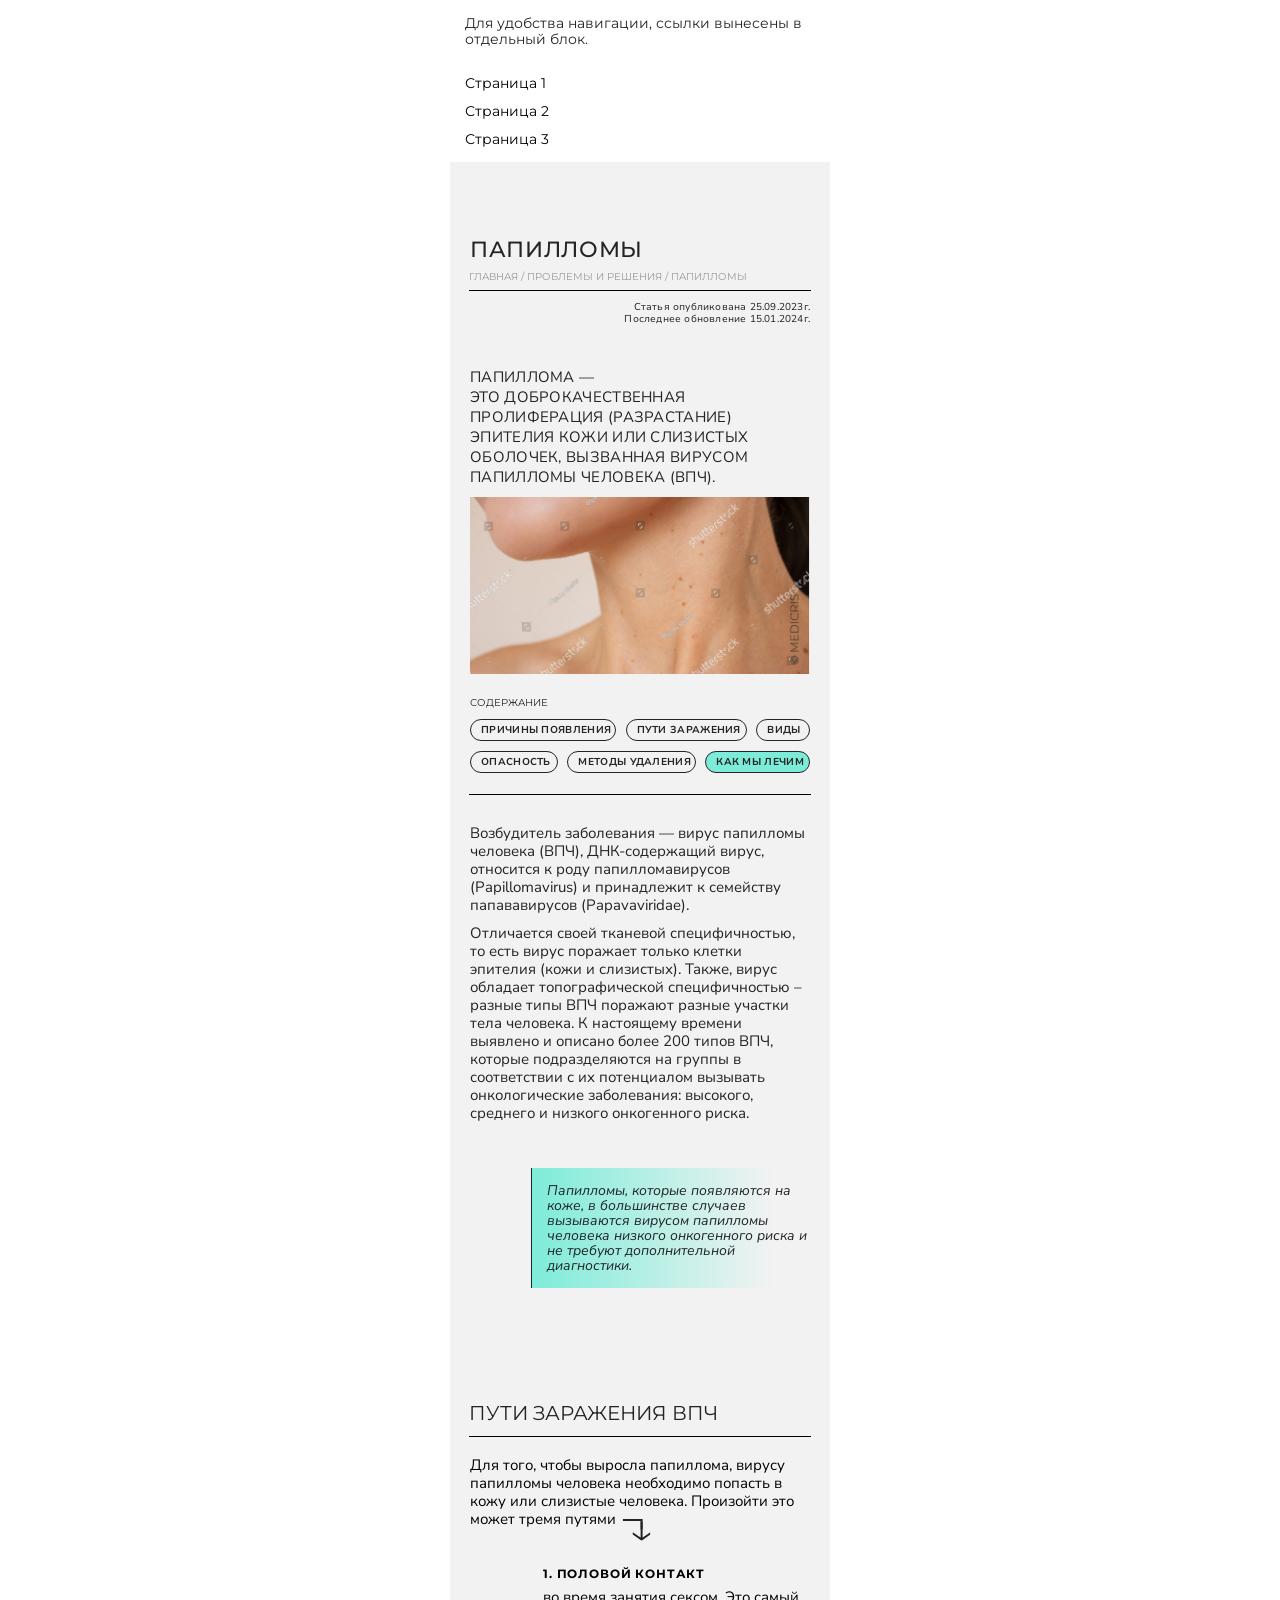
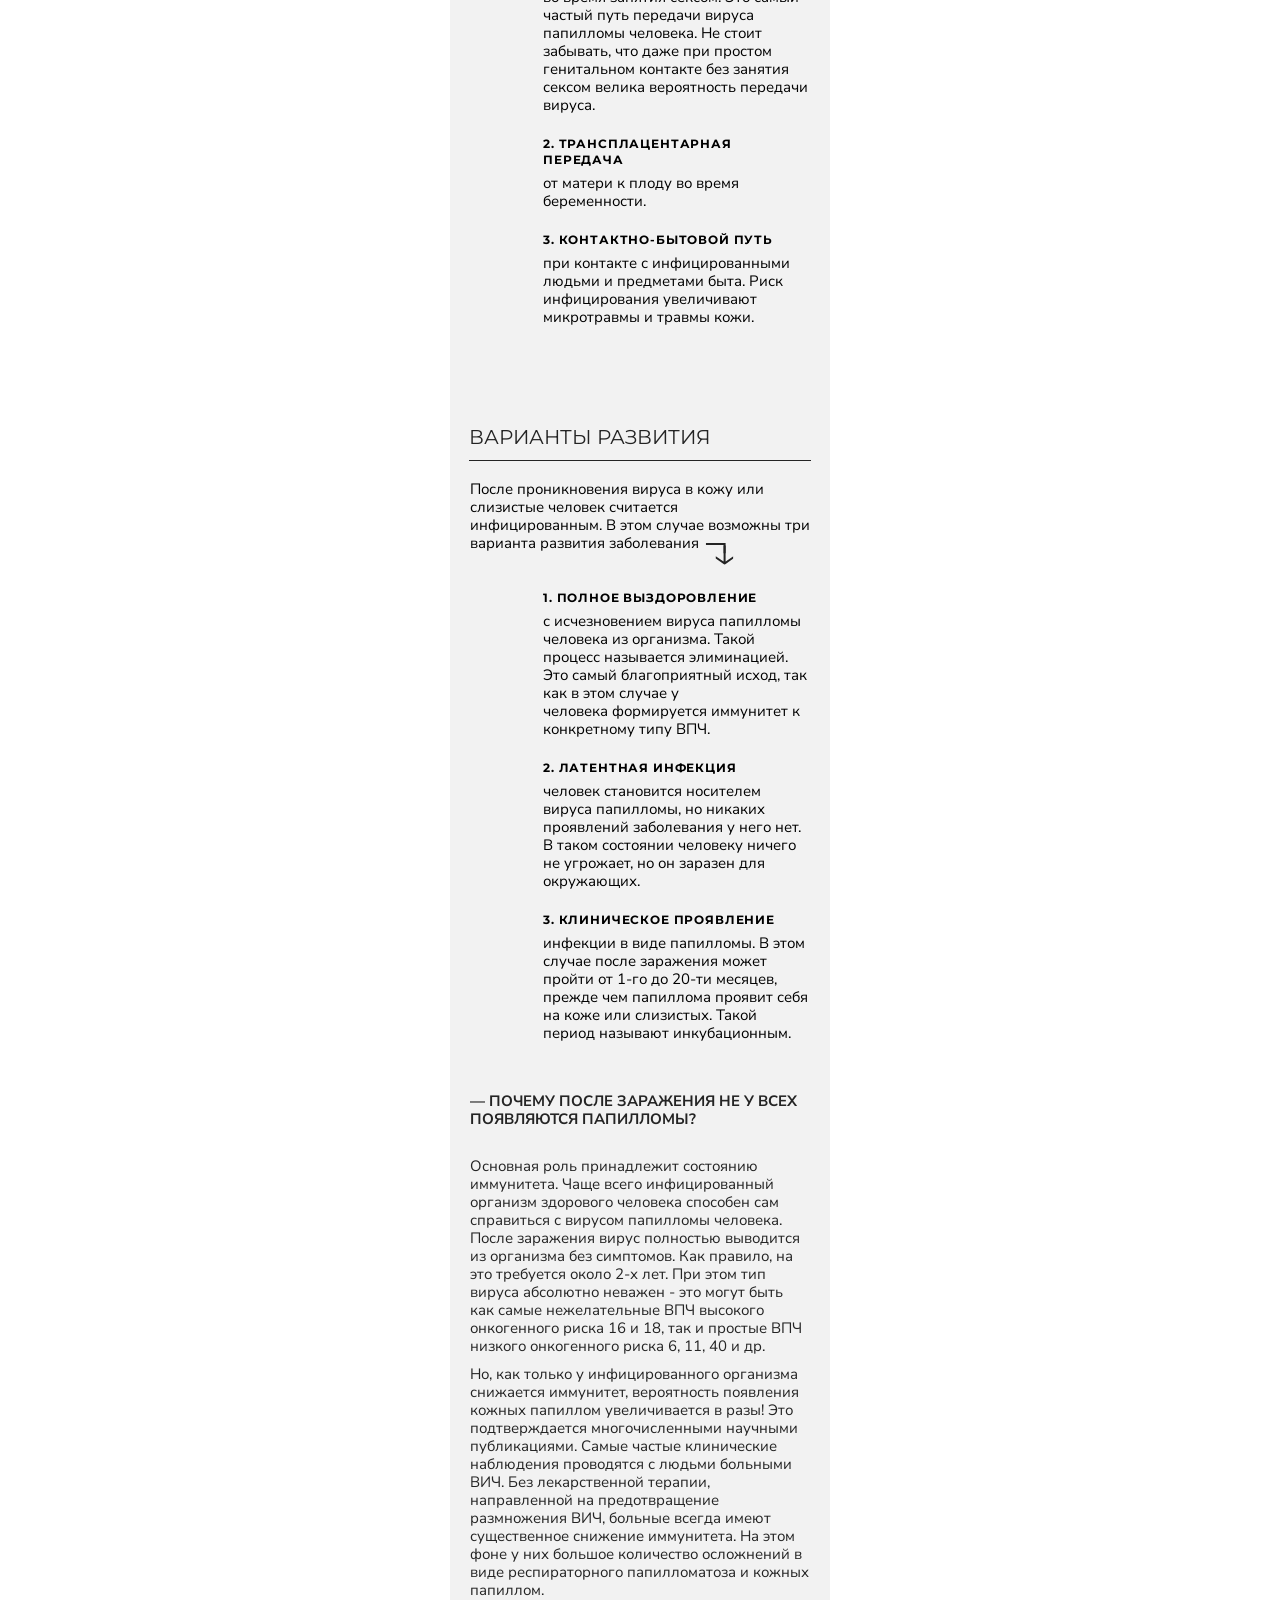
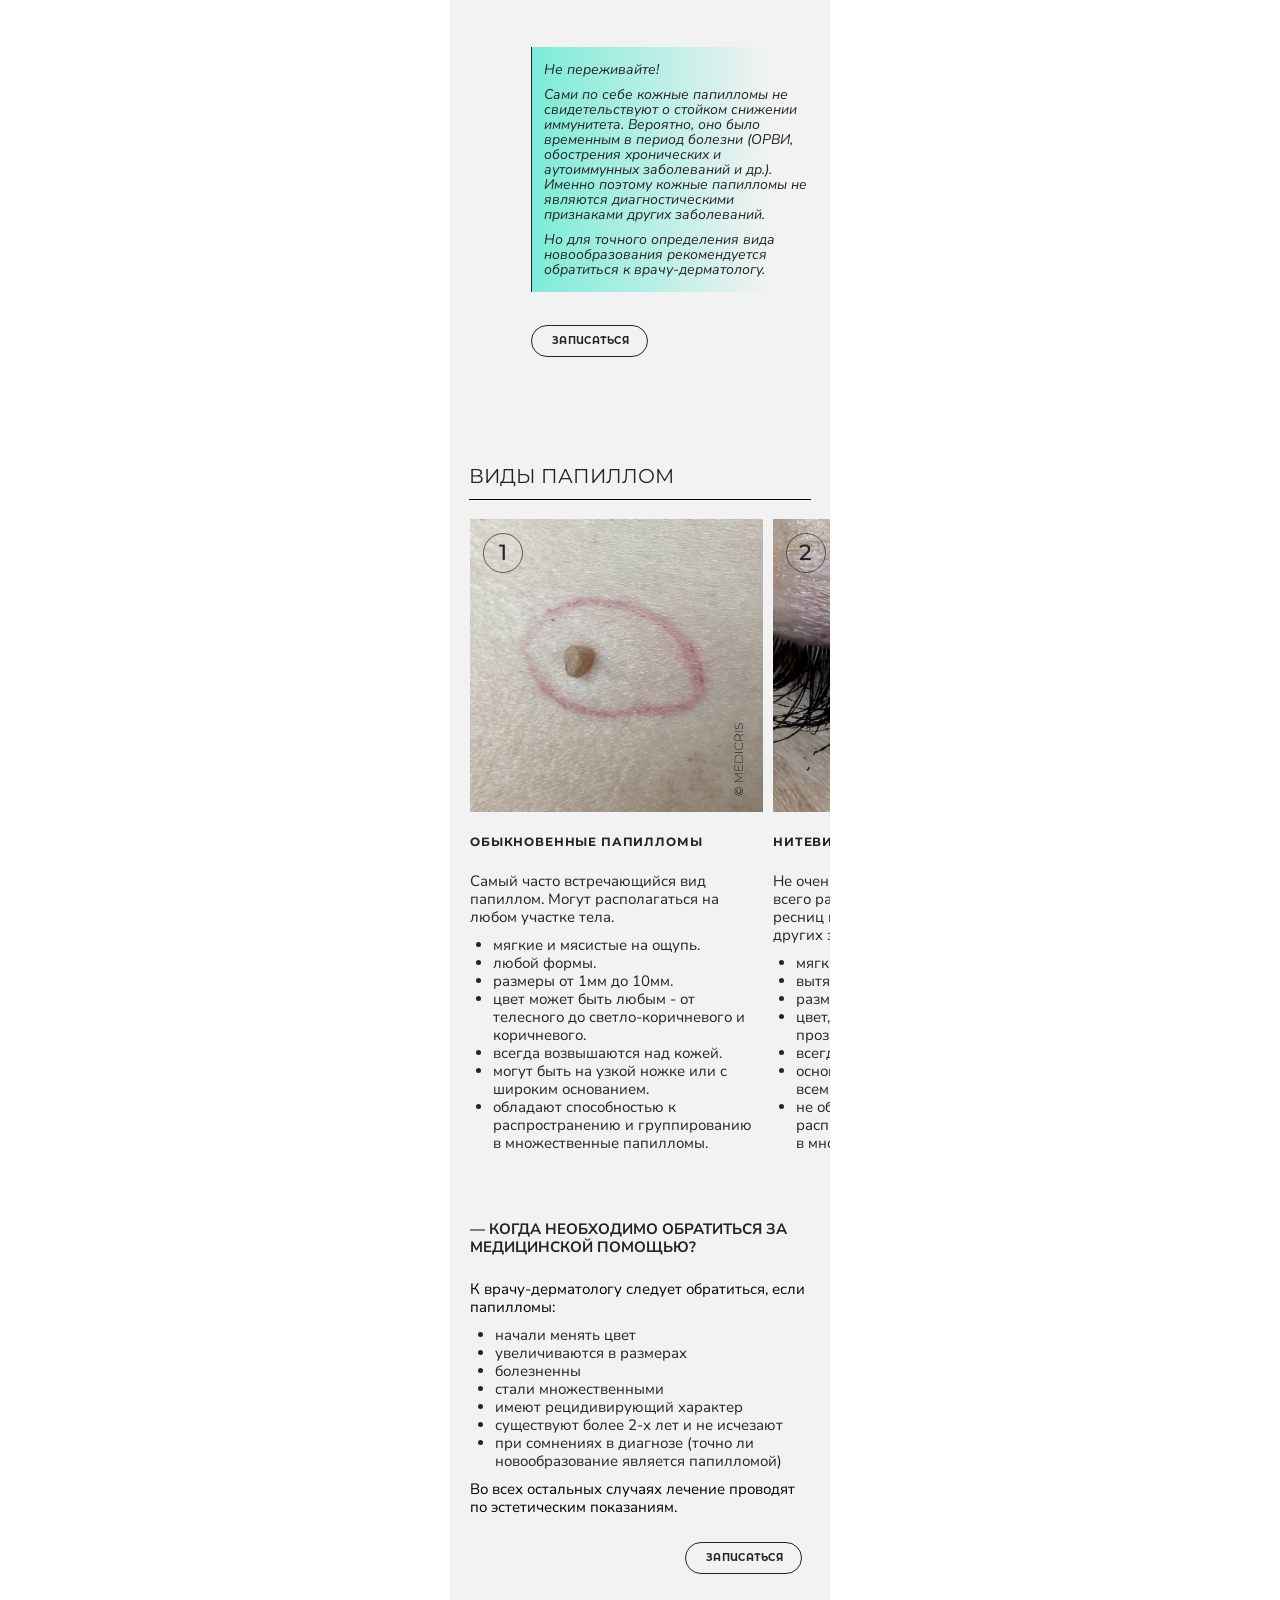
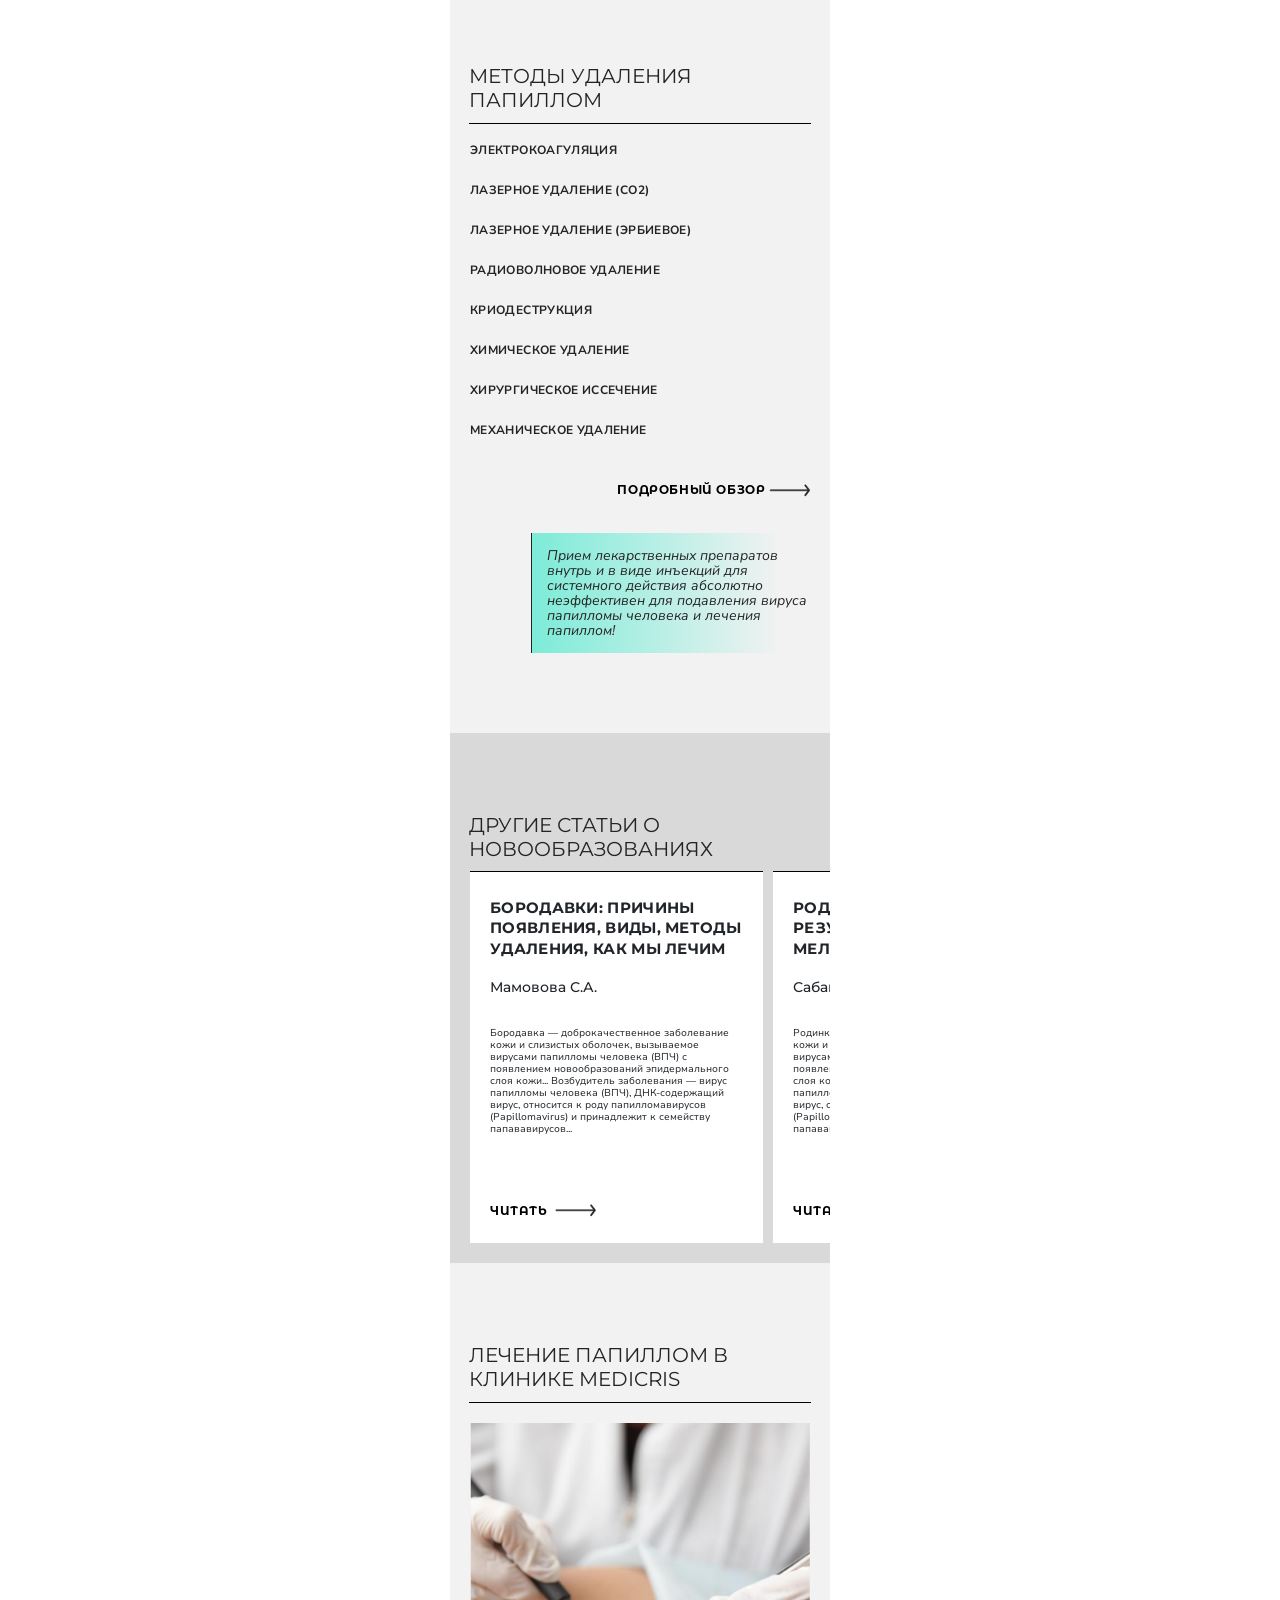
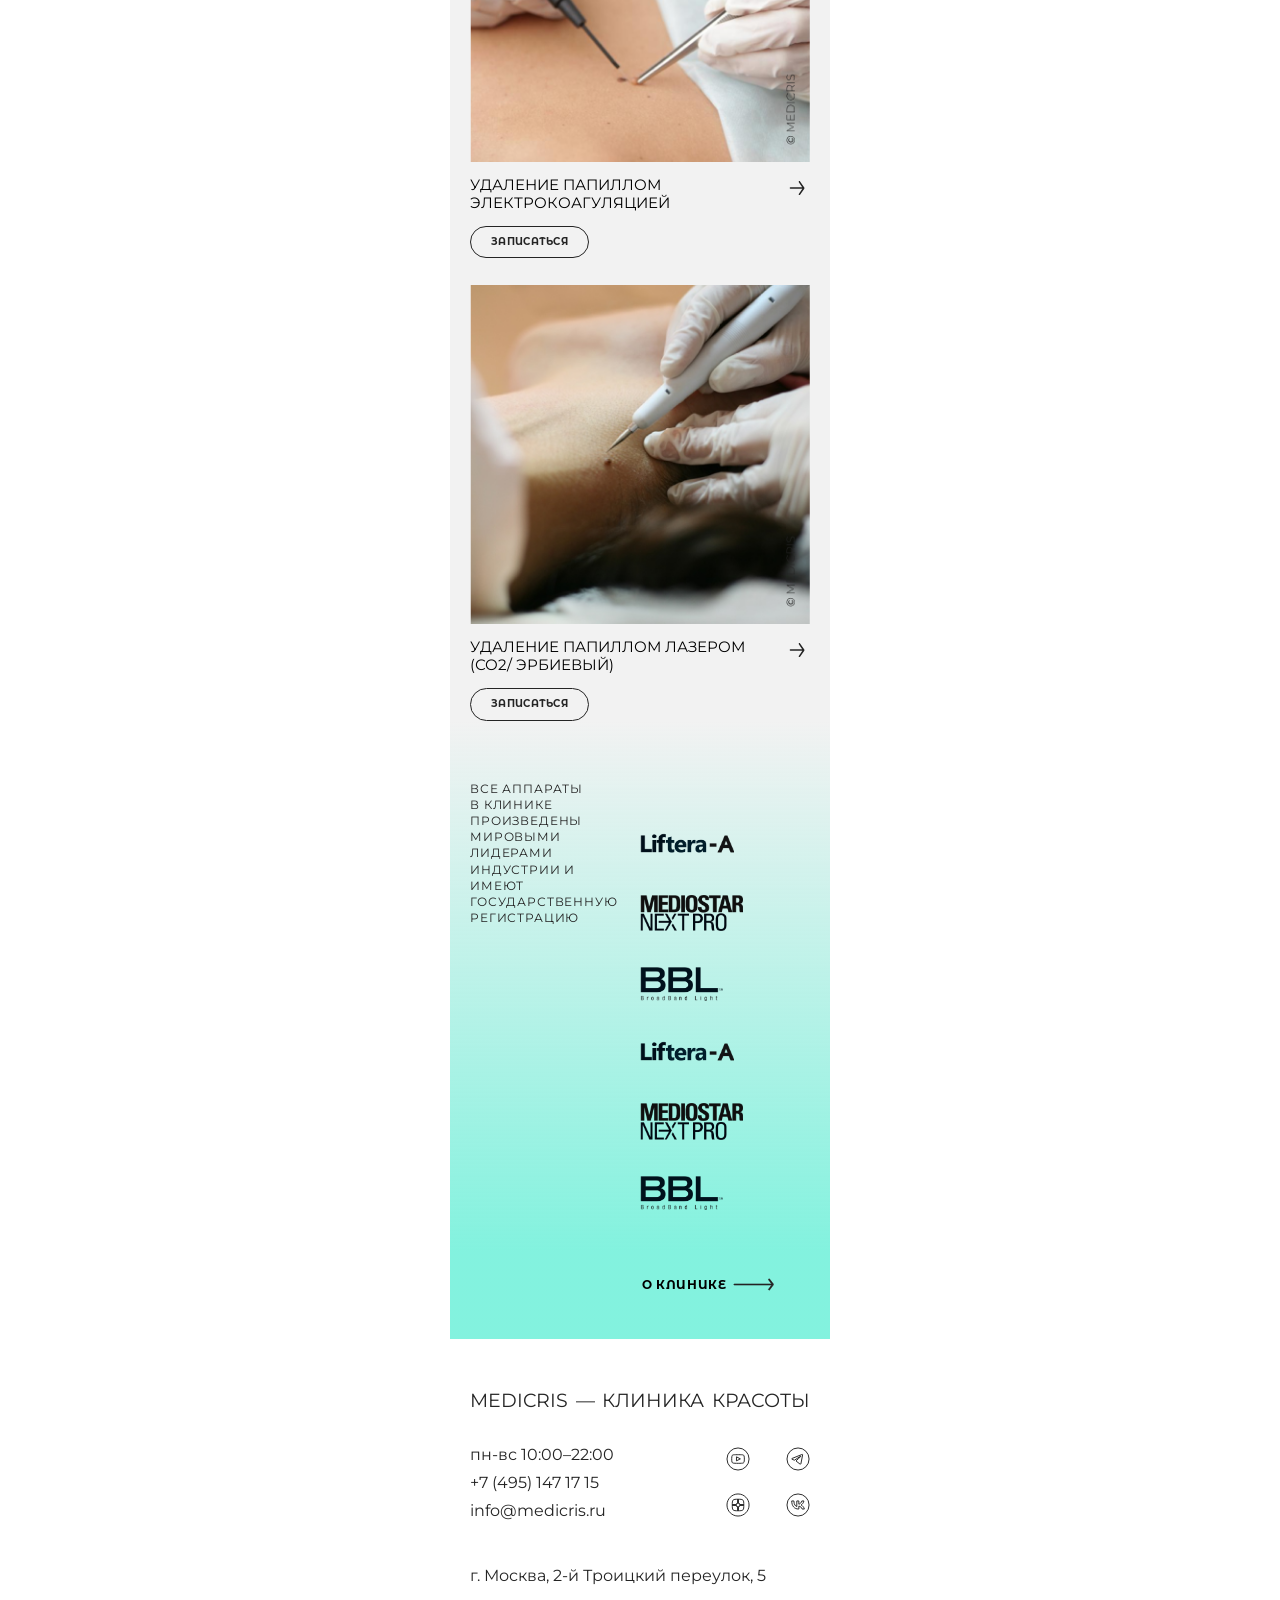
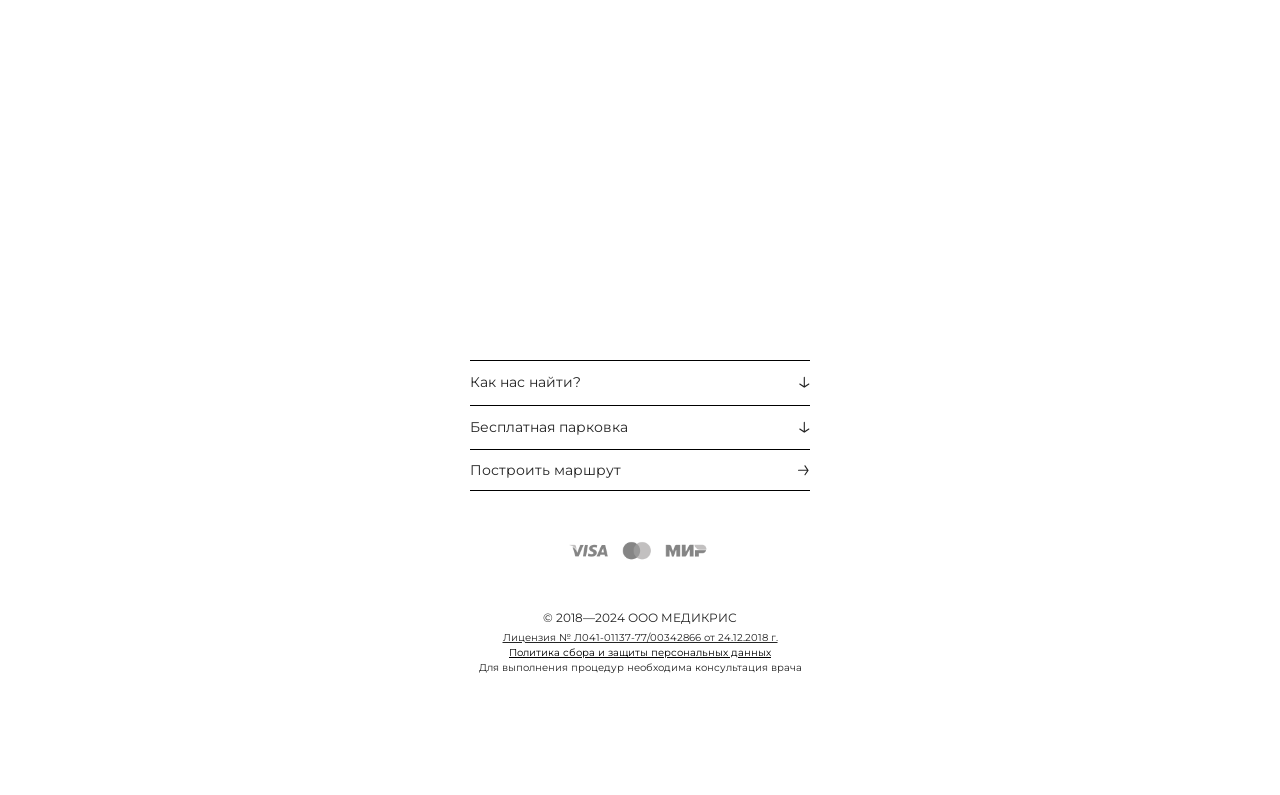
<file: problem.html>
<!doctype html>
<html lang="en">
  <head>
    <meta charset="UTF-8" />
    <meta name="viewport" content="width=device-width, initial-scale=1.0" />
    <title>ПРОБЛЕМА</title>
    <link
      href="https://cdn.jsdelivr.net/npm/bootstrap@5.3.3/dist/css/bootstrap.min.css"
      rel="stylesheet"
      integrity="sha384-QWTKZyjpPEjISv5WaRU9OFeRpok6YctnYmDr5pNlyT2bRjXh0JMhjY6hW+ALEwIH"
      crossorigin="anonymous"
    />
    <link rel="stylesheet" href="css/pages/problem.css" />
    <link rel="preconnect" href="https://fonts.googleapis.com" />
    <link rel="preconnect" href="https://fonts.gstatic.com" crossorigin />
    <link
      href="https://fonts.googleapis.com/css2?family=Montserrat+Alternates:ital,wght@0,100;0,200;0,300;0,400;0,500;0,600;0,700;0,800;0,900;1,100;1,200;1,300;1,400;1,500;1,600;1,700;1,800;1,900&family=Montserrat:ital,wght@0,100..900;1,100..900&display=swap"
      rel="stylesheet"
    />
    <link
      href="https://fonts.googleapis.com/css2?family=Nunito+Sans:ital,opsz,wght@0,6..12,200..1000;1,6..12,200..1000&display=swap"
      rel="stylesheet"
    />
  </head>
  <body>
    <header class="container header">
      <div class="row">
        <div class="col header__img">
          <img src="media/main_page/m.svg" alt="" />
          <img src="media/main_page/e.svg" alt="" />
          <img src="media/main_page/d.svg" alt="" />
          <img src="media/main_page/i.svg" alt="" />
          <img src="media/main_page/c.svg" alt="" />
          <img src="media/main_page/r.svg" alt="" />
          <img src="media/main_page/i.svg" alt="" />
          <img src="media/main_page/s.svg" alt="" />
        </div>
      </div>
    </header>
    <div class="container header-plug"></div>
    <div class="container-sm navigation">
      <p>Для удобства навигации, ссылки вынесены в отдельный блок.</p>
      <a href="index.html">Страница 1</a>
      <a href="treatment.html">Страница 2</a>
      <a href="problem.html">Страница 3</a>
    </div>
    <div class="menu container-sm">
      <div class="row row-cols-5 p-2 align-items-center">
        <a href="index.html" class="col">
          <img class="menu__img" src="media/treatment/menu/summarize.svg" />
          <div class="menu__text">Меню</div>
        </a>
        <a href="treatment.html" class="col">
          <img class="menu__img" src="media/treatment/menu/home_health1.svg" />
          <div class="menu__text">Услуги</div>
        </a>
        <a class="col">
          <img
            class="menu__img"
            src="media/treatment/menu/account_balance_wallet.svg"
          />
          <div class="menu__text">Акции</div>
        </a>
        <a class="col">
          <img class="menu__img" src="media/menu/chat.svg" />
          <div class="menu__text">Связь</div>
        </a>
        <a class="col">
          <img class="menu__img" src="media/menu/add_to_photos.svg" />
          <div class="menu__text">Запись</div>
        </a>
      </div>
    </div>
    <div class="container-sm problem-first-screen">
      <div class="row">
        <div class="col problem-first-screen__title h1-mob">ПАПИЛЛОМЫ</div>
      </div>
      <div class="row">
        <div class="col problem-first-screen__breadcrumbs">
          ГЛАВНАЯ / ПРОБЛЕМЫ И РЕШЕНИЯ / ПАПИЛЛОМЫ
        </div>
      </div>
      <div class="row">
        <div class="col">
          <div class="problem-first-screen__dates">
            Статья опубликована 25.09.2023г. <br />
            Последнее обновление 15.01.2024г.
          </div>
        </div>
      </div>
      <div class="row">
        <div class="col problem-first-screen__text">
          ПАПИЛЛОМА — <br />
          это доброкачественная пролиферация (разрастание) эпителия кожи или
          слизистых оболочек, вызванная вирусом папилломы человека (ВПЧ).
        </div>
      </div>
      <div class="row">
        <img
          src="media/problem/first-screen/PROBLEM FOTO.png"
          class="col problem-first-screen__img"
        />
      </div>
    </div>
    <div class="sticky-container">
    <div class="problem-first-screen-sticky-content">
      <div class="row">
        <div class="col problem-first-screen__content ">СОДЕРЖАНИЕ</div>
      </div>
      <div class="row">
        <div class="problem-first-screen-buttons-wrapper">
          <a
            href="#causes-page"
            class="problem-first-screen-buttons-wrapper__item problem-first-screen-buttons-wrapper__item_1 filter-1"
          >
            ПРИЧИНЫ ПОЯВЛЕНИЯ
          </a>
          <a
            href="#routes-page"
            class="problem-first-screen-buttons-wrapper__item problem-first-screen-buttons-wrapper__item_2 filter-1"
          >
            ПУТИ ЗАРАЖЕНИЯ
          </a>
          <a
            href="#types-page"
            class="problem-first-screen-buttons-wrapper__item problem-first-screen-buttons-wrapper__item_3 filter-1"
          >
            ВИДЫ
          </a>
        </div>
        <div class="problem-first-screen-buttons-wrapper">
          <a
            href="#danger-page"
            class="problem-first-screen-buttons-wrapper__item problem-first-screen-buttons-wrapper__item_4 filter-1"
          >
            ОПАСНОСТЬ
          </a>
          <a
            href="#all-treatments-page"
            class="problem-first-screen-buttons-wrapper__item problem-first-screen-buttons-wrapper__item_5 filter-1"
          >
            МЕТОДЫ УДАЛЕНИЯ
          </a>
          <a
            href="#mc-treatment-page"
            class="problem-first-screen-buttons-wrapper__item problem-first-screen-buttons-wrapper__item_6 filter-1 filter-1_active"
          >
            КАК МЫ ЛЕЧИМ
          </a>
        </div>
      </div>
    </div>
    
    <div class="container-sm problem-causes" id="causes-page">
      <div class="row">
        <div class="col problem-causes__title">ПРИЧИНЫ ПОЯВЛЕНИЯ</div>
      </div>
      <div class="row">
        <div class="col problem-causes__text">
          Возбудитель заболевания — вирус папилломы человека (ВПЧ),
          ДНК-содержащий вирус, относится к роду папилломавирусов
          (Papillomavirus) и принадлежит к семейству папававирусов
          (Papavaviridae).
        </div>
        <div class="problem-causes__text">
          Отличается своей тканевой специфичностью, то есть вирус поражает
          только клетки эпителия (кожи и слизистых). Также, вирус обладает
          топографической специфичностью – разные типы ВПЧ поражают разные
          участки тела человека. К настоящему времени выявлено и описано более
          200 типов ВПЧ, которые подразделяются на группы в соответствии с их
          потенциалом вызывать онкологические заболевания: высокого, среднего и
          низкого онкогенного риска.
        </div>
      </div>
      <div class="row">
        <div class="col problem-causes__subtext">
          Папилломы, которые появляются на коже, в большинстве случаев
          вызываются вирусом папилломы человека низкого онкогенного риска и не
          требуют дополнительной диагностики.
        </div>
      </div>
    </div>
    <div class="container-sm problem-routes" id="routes-page">
      <div class="row">
        <div class="col problem-routes__title">ПУТИ ЗАРАЖЕНИЯ ВПЧ</div>
      </div>
      <div class="row">
        <div class="col problem-routes__text">
          Для того, чтобы выросла папиллома, вирусу папилломы человека
          необходимо попасть в кожу или слизистые человека. Произойти это может
          тремя путями
        </div>
      </div>
      <div class="row problem-routes-list-wrapper">
        <div class="problem-routes-list-wrapper__item">
          <div class="problem-routes-list-wrapper__item__title">
            1. ПОЛОВОЙ КОНТАКТ
          </div>
          <div class="problem-routes-list-wrapper__item__body">
            во время занятия сексом. Это самый частый путь передачи вируса
            папилломы человека. Не стоит забывать, что даже при простом
            генитальном контакте без занятия сексом велика вероятность передачи
            вируса.
          </div>
        </div>
        <div class="problem-routes-list-wrapper__item">
          <div class="problem-routes-list-wrapper__item__title">
            2. ТРАНСПЛАЦЕНТАРНАЯ ПЕРЕДАЧА
          </div>
          <div class="problem-routes-list-wrapper__item__body">
            от матери к плоду во время беременности.
          </div>
        </div>
        <div class="problem-routes-list-wrapper__item">
          <div class="problem-routes-list-wrapper__item__title">
            3. КОНТАКТНО-БЫТОВОЙ ПУТЬ
          </div>
          <div class="problem-routes-list-wrapper__item__body">
            при контакте с инфицированными людьми и предметами быта. Риск
            инфицирования увеличивают микротравмы и травмы кожи.
          </div>
        </div>
      </div>
    </div>
    <div class="container-sm problem-progress-variants">
      <div class="row">
        <div class="col problem-progress-variants__title">
          ВАРИАНТЫ РАЗВИТИЯ
        </div>
      </div>
      <div class="row">
        <div class="col problem-progress-variants__text">
          После проникновения вируса в кожу или слизистые человек считается
          инфицированным. В этом случае возможны три варианта развития
          заболевания
        </div>
      </div>
      <div class="row problem-progress-variants-list-wrapper">
        <div class="problem-progress-variants-list-wrapper__item">
          <div class="problem-progress-variants-list-wrapper__item__title">
            1. ПОЛНОЕ ВЫЗДОРОВЛЕНИЕ
          </div>
          <div class="problem-progress-variants-list-wrapper__item__body">
            с исчезновением вируса папилломы человека из организма. Такой
            процесс называется элиминацией. Это самый благоприятный исход, так
            как в этом случае у человека формируется иммунитет к конкретному
            типу ВПЧ.
          </div>
        </div>
        <div class="problem-progress-variants-list-wrapper__item">
          <div class="problem-progress-variants-list-wrapper__item__title">
            2. ЛАТЕНТНАЯ ИНФЕКЦИЯ
          </div>
          <div class="problem-progress-variants-list-wrapper__item__body">
            человек становится носителем вируса папилломы, но никаких проявлений
            заболевания у него нет. В таком состоянии человеку ничего не
            угрожает, но он заразен для окружающих.
          </div>
        </div>
        <div class="problem-progress-variants-list-wrapper__item">
          <div class="problem-progress-variants-list-wrapper__item__title">
            3. КЛИНИЧЕСКОЕ ПРОЯВЛЕНИЕ
          </div>
          <div class="problem-progress-variants-list-wrapper__item__body">
            инфекции в виде папилломы. В этом случае после заражения может
            пройти от 1-го до 20-ти месяцев, прежде чем папиллома проявит себя
            на коже или слизистых. Такой период называют инкубационным.
          </div>
        </div>
      </div>
    </div>
    <div class="container-sm problem-not-everybody">
      <div class="row">
        <div class="col problem-not-everybody__title">
          — ПОЧЕМУ ПОСЛЕ ЗАРАЖЕНИЯ НЕ У ВСЕХ ПОЯВЛЯЮТСЯ ПАПИЛЛОМЫ?
        </div>
      </div>
      <div class="row">
        <div class="problem-not-everybody__text">
          Основная роль принадлежит состоянию иммунитета. Чаще всего
          инфицированный организм здорового человека способен сам справиться с
          вирусом папилломы человека. После заражения вирус полностью выводится
          из организма без симптомов. Как правило, на это требуется около 2-х
          лет. При этом тип вируса абсолютно неважен - это могут быть как самые
          нежелательные ВПЧ высокого онкогенного риска 16 и 18, так и простые
          ВПЧ низкого онкогенного риска 6, 11, 40 и др.
        </div>
        <div class="problem-not-everybody__text">
          Но, как только у инфицированного организма снижается иммунитет,
          вероятность появления кожных папиллом увеличивается в разы! Это
          подтверждается многочисленными научными публикациями. Самые частые
          клинические наблюдения проводятся с людьми больными ВИЧ. Без
          лекарственной терапии, направленной на предотвращение размножения ВИЧ,
          больные всегда имеют существенное снижение иммунитета. На этом фоне у
          них большое количество осложнений в виде респираторного папилломатоза
          и кожных папиллом.
        </div>
      </div>
      <div class="row problem-not-everybody-subtext">
        <div class="problem-not-everybody-subtext__item">Не переживайте!</div>
        <div class="problem-not-everybody-subtext__item">
          Сами по себе кожные папилломы не свидетельствуют о стойком снижении
          иммунитета. Вероятно, оно было временным в период болезни (ОРВИ,
          обострения хронических и аутоиммунных заболеваний и др.). <br />Именно
          поэтому кожные папилломы не являются диагностическими признаками
          других заболеваний.
        </div>
        <div class="problem-not-everybody-subtext__item">
          Но для точного определения вида новообразования рекомендуется
          обратиться к врачу-дерматологу.
        </div>
      </div>
      <div class="">
        <div class="button-1-mob problem-not-everybody__link">ЗАПИСАТЬСЯ</div>
      </div>
    </div>
    <div class="container-sm problem-types" id="types-page">
      <div class="row">
        <div class="col problem-types__title">ВИДЫ ПАПИЛЛОМ</div>
      </div>
      <div class="problem-types-container">
        <div class="problem-types-card">
          <div class="">
            <span class="problem-types-card__number">1</span>
            <img
              src="media/problem/types/ae785f1544239c9c5bf22d737fab41cd.png"
              alt=""
              class=" problem-types-card__img problem-types-card__img_second"
            />
            <img  src="media/problem/types/MEDICRIS.svg" class="problem-types-card__clinic-name">
          </div>
          <div class="row">
            <div class="col problem-types-card__title">
              ОБЫКНОВЕННЫЕ ПАПИЛЛОМЫ
            </div>
          </div>
          <div class="row">
            <div class="col problem-types-card__text">
              Самый часто встречающийся вид папиллом. Могут располагаться на
              любом участке тела.
            </div>
          </div>
          <div class="row">
            <ul class="col problem-types-card-list">
              <li class="problem-types-card-list__item">
                мягкие и мясистые на ощупь.
              </li>
              <li class="problem-types-card-list__item">любой формы.</li>
              <li class="problem-types-card-list__item">
                размеры от 1мм до 10мм.
              </li>
              <li class="problem-types-card-list__item">
                цвет может быть любым - от телесного до светло-коричневого и
                коричневого.
              </li>
              <li class="problem-types-card-list__item">
                всегда возвышаются над кожей.
              </li>
              <li class="problem-types-card-list__item">
                могут быть на узкой ножке или с широким основанием.
              </li>
              <li class="problem-types-card-list__item">
                обладают способностью к распространению и группированию в
                множественные папилломы.
              </li>
            </ul>
          </div>
        </div>
        <div class="problem-types-card">
          <div class="">
            <span class="problem-types-card__number">2</span>
            <img
              src="media/problem/types/276d2a6f94a0711ae93624693d250f6a.png"
              alt=""
              class=" problem-types-card__img problem-types-card__img_second"
            />
            <img  src="media/problem/types/MEDICRIS.svg" class="problem-types-card__clinic-name">
          </div>
          <div class="row">
            <div class="col problem-types-card__title">
              НИТЕВИДНЫЕ ПАПИЛЛОМЫ
            </div>
          </div>
          <div class="row">
            <div class="col problem-types-card__text">
              Не очень распространенный вид. Чаще всего располагаются на коже
              век, ресниц и периорбитальной зоны. Реже в других зонах лица.
            </div>
          </div>
          <div class="row">
            <ul class="col problem-types-card-list">
              <li class="problem-types-card-list__item">мягкие на ощупь.</li>
              <li class="problem-types-card-list__item">вытянутая форма.</li>
              <li class="problem-types-card-list__item">
                размеры от 0,1мм до 3мм.
              </li>
              <li class="problem-types-card-list__item">
                цвет, как правило, телесный либо прозрачный.
              </li>
              <li class="problem-types-card-list__item">
                всегда возвышаются над кожей.
              </li>
              <li class="problem-types-card-list__item">
                основание не выражено. Толщина на всем протяжении одинаковая.
              </li>
              <li class="problem-types-card-list__item">
                не обладают способностью к распространению и группированию в
                множественные папилломы.
              </li>
            </ul>
          </div>
        </div>
        <div class="problem-types-card">
          <div class="">
            <span class="problem-types-card__number">3</span>
            <img
              src="media/problem/types/image 24.png"
              alt=""
              class=" problem-types-card__img problem-types-card__img_second"
            />
            <img  src="media/problem/types/MEDICRIS.svg" class="problem-types-card__clinic-name">
          </div>
          <div class="row">
            <div class="col problem-types-card__title">
              ПЛОСКИЕ ПАПИЛЛОМЫ
            </div>
          </div>
          <div class="row">
            <div class="col problem-types-card__text">
              Довольно часто встречаются на коже лица, шеи и подмышек.
            </div>
          </div>
          <div class="row">
            <ul class="col problem-types-card-list">
              <li class="problem-types-card-list__item">мягкие на ощупь.</li>
              <li class="problem-types-card-list__item">форма округлая.</li>
              <li class="problem-types-card-list__item">
                размеры от 0,3 мм до 10 мм.
              </li>
              <li class="problem-types-card-list__item">
                цвет, как правило, телесный либо слегка желтоватый.
              </li>
              <li class="problem-types-card-list__item">
                над кожей возвышаются незначительно.
              </li>
              <li class="problem-types-card-list__item">
                часто вызывают зуд и травмируются.
              </li>
              <li class="problem-types-card-list__item">
                обладают способностью к распространению и группированию в множественные папилломы.
              </li>
            </ul>
          </div>
        </div>
      </div>
    </div>
    <div class="container-sm problem-danger" id="danger-page">
      <div class="row">
        <div class="col problem-danger__title">
          — КОГДА НЕОБХОДИМО ОБРАТИТЬСЯ ЗА МЕДИЦИНСКОЙ ПОМОЩЬЮ?
        </div>
      </div>
      <div class="row">
        <div class="col problem-danger__text1">
          К врачу-дерматологу следует обратиться, если папилломы:
        </div>
      </div>
      <div class="row">
        <ul class="col problem-danger-list">
          <li class="problem-danger-list__item">начали менять цвет</li>
          <li class="problem-danger-list__item">увеличиваются в размерах</li>
          <li class="problem-danger-list__item">болезненны</li>
          <li class="problem-danger-list__item">стали множественными</li>
          <li class="problem-danger-list__item">
            имеют рецидивирующий характер
          </li>
          <li class="problem-danger-list__item">
            существуют более 2-х лет и не исчезают
          </li>
          <li class="problem-danger-list__item">
            при сомнениях в диагнозе (точно ли новообразование является
            папилломой)
          </li>
        </ul>
      </div>
      <div class="row">
        <div class="col problem-danger__text2">
          Во всех остальных случаях лечение проводят по эстетическим показаниям.
        </div>
      </div>
      <div class="row">
        <div class="button-1-mob problem-danger__link">ЗАПИСАТЬСЯ</div>
      </div>
    </div>
    <div class="container-sm problem-all-treatments" id="all-treatments-page">
      <div class="row">
        <div class="col problem-all-treatments__title">
          МЕТОДЫ УДАЛЕНИЯ ПАПИЛЛОМ
        </div>
      </div>
      <div class="row">
        <div class="col problem-all-treatments-list">
          <div class="problem-all-treatments-list__item">электрокоагуляция</div>
          <div class="problem-all-treatments-list__item">
            лазерное удаление (СО2)
          </div>
          <div class="problem-all-treatments-list__item">
            лазерное удаление (эрбиевое)
          </div>
          <div class="problem-all-treatments-list__item">
            радиоволновое удаление
          </div>
          <div class="problem-all-treatments-list__item">криодеструкция</div>
          <div class="problem-all-treatments-list__item">
            химическое удаление
          </div>
          <div class="problem-all-treatments-list__item">
            хирургическое иссечение
          </div>
          <div class="problem-all-treatments-list__item">
            механическое удаление
          </div>
        </div>
      </div>
      <div class="row">
        <div class="col button-2-mob problem-all-treatments-link">
          <a href="treatment.html#faq-methods"
            >ПОДРОБНЫЙ ОБЗОР
            <img src="media/treatment/article/Vector.svg" alt="" class="" />
          </a>
        </div>
      </div>
      <div class="problem-all-treatments-subtext">
        <div class="problem-all-treatments-subtext__item">
          Прием лекарственных препаратов внутрь и в виде инъекций для системного
          действия абсолютно неэффективен для подавления вируса папилломы
          человека и лечения папиллом!
        </div>
      </div>
    </div>
    <div class="container-sm problem-articles">
      <div class="row">
        <div class="col problem-articles__title">
          ДРУГИЕ СТАТЬИ О НОВООБРАЗОВАНИЯХ
        </div>
      </div>
      <div class="row problem-articles-container">
        <div class="card-article">
          <div class="row card-article-text">
            <div class="col-12 card-article-text__title">
              БОРОДАВКИ: ПРИЧИНЫ ПОЯВЛЕНИЯ, ВИДЫ, МЕТОДЫ УДАЛЕНИЯ, КАК МЫ ЛЕЧИМ
            </div>
            <div class="col-12 card-article-text__author">Мамовова С.А.</div>
            <div class="col-12 card-article-text__main">
              Бородавка — доброкачественное заболевание кожи и слизистых
              оболочек, вызываемое вирусами папилломы человека (ВПЧ) с
              появлением новообразований эпидермального слоя кожи... Возбудитель
              заболевания — вирус папилломы человека (ВПЧ), ДНК-содержащий
              вирус, относится к роду папилломавирусов (Papillomavirus) и
              принадлежит к семейству папававирусов...
            </div>
          </div>
          <div class="row card-article__link">
            <div class="col button-2-mob">
              <span>ЧИТАТЬ</span>
              <img src="media/problem/articles/Vector.svg" alt="" class="" />
            </div>
          </div>
        </div>
        <div class="card-article">
          <div class="row card-article-text">
            <div class="col-12 card-article-text__title">
              РОДИНКА (НЕВУС) —  РЕЗУЛЬТАТ РАЗРАСТАНИЯ МЕЛАНОЦИТОВ
            </div>
            <div class="col-12 card-article-text__author">Сабанаев Р.А.</div>
            <div class="col-12 card-article-text__main">
              Родинка — доброкачественное заболевание кожи и слизистых оболочек, вызываемое вирусами папилломы человека (ВПЧ) с появлением новообразований эпидермального слоя кожи...
              Возбудитель заболевания — вирус папилломы человека (ВПЧ), ДНК-содержащий вирус, относится к роду папилломавирусов (Papillomavirus) и принадлежит к семейству папававирусов...
            </div>
          </div>
          <div class="row card-article__link">
            <div class="col button-2-mob">
              ЧИТАТЬ
              <img src="media/problem/articles/Vector.svg" alt="" class="" />
            </div>
          </div>
        </div>
      </div>
    </div>
    <div class="container-sm problem-mc-treatment" id="mc-treatment-page">
      <div class="row">
        <div class="col problem-mc-treatment__title">
          ЛЕЧЕНИЕ ПАПИЛЛОМ В КЛИНИКЕ MEDICRIS
        </div>
      </div>
      <div class="problem-mc-treatment-card problem-mc-treatment-card_first">
        <div class="problem-mc-treatment-card__img">
          <img src="media/problem/mc-treatment/pic1.png" alt="" />
        </div>
        <a href="./treatment.html" class="problem-mc-treatment-card__text">
          <div>УДАЛЕНИЕ ПАПИЛЛОМ ЭЛЕКТРОКОАГУЛЯЦИЕЙ</div>
          <img src="media/problem/mc-treatment/arrow_medium.svg" alt="" />
        </a>
        <div class="problem-mc-treatment-card__link button-1-mob">
          ЗАПИСАТЬСЯ
        </div>
      </div>
      <div class="problem-mc-treatment-card">
        <div class="problem-mc-treatment-card__img">
          <img src="media/problem/mc-treatment/pic2.png" alt="" />
        </div>
        <a href="./treatment.html" class="problem-mc-treatment-card__text">
          <div>УДАЛЕНИЕ ПАПИЛЛОМ ЛАЗЕРОМ (СО2/ ЭРБИЕВЫЙ)</div>
          <img src="media/problem/mc-treatment/arrow_medium.svg" alt="" />
        </a>
        <div class="problem-mc-treatment-card__link button-1-mob">
          ЗАПИСАТЬСЯ
        </div>
      </div>
    </div>

    <div class="container-sm problem-proof">
      <div class="row">
        <div class="col-6 problem-proof__title">
          ВСЕ АППАРАТЫ <br />
          В КЛИНИКЕ ПРОИЗВЕДЕНЫ МИРОВЫМИ ЛИДЕРАМИ ИНДУСТРИИ И ИМЕЮТ
          ГОСУДАРСТВЕННУЮ РЕГИСТРАЦИЮ
        </div>
        <div class="col-6 problem-proof-img-wrapper">
          <div class="row">
            <img
              src="media/problem/proof/lifteralogo 2.png"
              alt=""
              class="problem-proof-img-wrapper__item1"
            />
          </div>
          <div class="row">
            <img
              src="media/problem/proof/nextLogo 1.png"
              alt=""
              class="problem-proof-img-wrapper__item2"
            />
          </div>
          <div class="row">
            <img
              src="media/problem/proof/BBL-Logo-4C-2017-1 1.png"
              alt=""
              class="problem-proof-img-wrapper__item3"
            />
          </div>
          <div class="row">
            <img
              src="media/problem/proof/lifteralogo 2.png"
              alt=""
              class="problem-proof-img-wrapper__item1"
            />
          </div>
          <div class="row">
            <img
              src="media/problem/proof/nextLogo 1.png"
              alt=""
              class="problem-proof-img-wrapper__item2"
            />
          </div>
          <div class="row">
            <img
              src="media/problem/proof/BBL-Logo-4C-2017-1 1.png"
              alt=""
              class="problem-proof-img-wrapper__item3"
            />
          </div>
          <div class="row problem-proof__link">
            <div class="col button-2-mob">
              О КЛИНИКЕ<img
                src="media/problem/proof/Vector.svg"
                alt=""
                class=""
              />
            </div>
          </div>
        </div>
      </div>
    </div>
  </div>
    <div class="container-sm footer fw-normal">
      <div class="row">
        <div class="col footer__title mx-0">MEDICRIS — КЛИНИКА КРАСОТЫ</div>
      </div>
      <div class="row">
        <div class="col-6">
          <div class="row">
            <div class="col mb-1 footer__info">пн-вс 10:00–22:00</div>
          </div>
          <div class="row">
            <div class="col mb-1">
              <a href="tel:+74951471715" class="footer__info">+7 (495) 147 17 15</a>
            </div>
          </div>
          <div class="row">
            <div class="col mb-1">
              <a href="info@medicris.ru" class="footer__info">info@medicris.ru</a>
            </div>
          </div>
        </div>
        <div class="col-6">
          <div class="footer-icons-wrapper">
            <a
              href="https://www.youtube.com/@MedicrisClinic/featured"
              target="_blank"
              class="footer-icons-wrapper__item"
            >
              <img src="media/footer/yt.svg" alt="" class="footer__socials" />
            </a>
            <a href="https://t.me/medicris" class="footer-icons-wrapper__item">
              <img src="media/footer/tg.svg" alt="" class="footer__socials" />
            </a>
          </div>
          <div class="footer-icons-wrapper">
            <a
              href="https://dzen.ru/id/5fd217c35af5eb3befffc5b9"
              target="_blank"
              class="footer-icons-wrapper__item"
            >
              <img src="media/footer/dzen.svg" alt="" class="footer__socials" />
            </a>
            <a
              href="https://vk.com/medicris"
              target="_blank"
              class="footer-icons-wrapper__item"
            >
              <img src="media/footer/vk.svg" alt="" class="footer__socials" />
            </a>
          </div>
        </div>
      </div>
      <div class="row">
        <div class="col footer__adress">
          г. Москва, 2-й Троицкий переулок, 5
        </div>
      </div>
      <div class="row footer__map-img">
        <iframe src="https://yandex.ru/map-widget/v1/?um=constructor%3A33a2fa08dc10c596316a93b3a498fdc50dc152d91adefae9761a521b59a45118&amp;source=constructor" width="100%" height="326" frameborder="0"></iframe>
      </div>
      <div class="row">
        <div class="col footer__maps">
          <div class="row closed" id="dropdown-button-1">
            <div class="col align-self-center">Как нас найти?</div>
            <img
              src="media/footer/arrow_small.svg"
              alt=""
              class="col-2 footer__navimg"
            />
          </div>
          <div class="row footer__dropdown" id="dropdown-body-1">
            <div class="col">
              <div class="row">
                <div class="col-12 footer__dropdown_station">
                  От ст.м. «Цветной бульвар»
                </div>
              </div>
              <div class="row">
                <div class="col footer__dropdown_distantion">
                  5 минут пешком / 550 м
                </div>
              </div>
              <div class="row">
                <div class="col footer__dropdown_description">
                  Выходите из метро на Цветной бульвар и поворачиваете налево.
                  <br />
                  Пересекаете Садовое кольцо — вам нужно оказаться на правой
                  стороне Олимпийского проспекта и пройти по нему до второй
                  лестницы. <br />
                  Поднимаетесь по ней наверх и оказываетесь в нашем 2-ом
                  Троицком переулке. <br />
                  Ориентируйтесь на Храм Троицы Живоначальной в Троицком
                  Подворье, купол виден отовсюду. <br />
                  Мы в том же переулке напротив — жёлтый 2-х этажный особняк.
                </div>
              </div>
              <div class="row">
                <div class="col footer__dropdown_station">
                  От ст.м. «Сухаревская»
                </div>
              </div>
              <div class="row">
                <div class="col footer__dropdown_distantion">
                  5 минут пешком / 900 м
                </div>
              </div>
              <div class="row">
                <div class="col footer__dropdown_description">
                  Выходите из метро на Цветной бульвар и поворачиваете налево
                  <div class="br"></div>
                  Пересекаете Садовое кольцо — вам нужно оказаться на правой
                  стороне Олимпийского проспекта и пройти по нему до второй
                  лестницы
                  <div class="br"></div>
                  Поднимаетесь по ней наверх и оказываетесь в нашем 2-ом
                  Троицком переулке.
                </div>
              </div>
            </div>
          </div>
        </div>
      </div>
      <div class="row">
        <div class="col fw-normal footer__maps">
          <div class="row closed" id="dropdown-button-2">
            <div class="col align-self-center">Бесплатная парковка</div>
            <img
              src="media/footer/arrow_small.svg"
              alt=""
              class="col-2 footer__navimg"
            />
          </div>
          <div class="row footer__dropdown" id="dropdown-body-2">
            <div class="col">
              <div class="row">
                <div class="col-12 footer__dropdown_station">
                  Парковка MEDICRIS
                </div>
              </div>
              <div class="row">
                <div class="col footer__dropdown_distantion">
                  На территории клиники
                </div>
              </div>
              <div class="row">
                <div class="col footer__dropdown_description">
                  Для вашего удобства располагаем бесплатной парковкой во дворе.
                  Въезд - через шлагбаум, слева от здания клиники. Наши
                  парковочные места - 5, 6, 13. <br />
                  Парковку необходимо забронировать до посещения клиники (как?).
                  Для проезда на парковку звоните по телефону +7 495-17-15.
                </div>
              </div>
            </div>
          </div>
        </div>
      </div>

      <a
        class="row footer__maps_last"
        href="https://yandex.ru/maps/213/moscow/?ll=37.621579%2C55.775358&mode=routes&rtext=~55.775407%2C37.621546&rtt=mt&ruri=~ymapsbm1%3A%2F%2Forg%3Foid%3D179337251810&z=17"
        target="_blank"
      >
        <div class="col align-self-center footer__ma">Построить маршрут</div>
        <img
          src="media/footer/arrow_small.svg"
          alt=""
          class="col-2 footer__navimg_last"
        />
      </a>
      <div class="row">
        <img src="media/footer/payment.png" alt="" class="col" />
      </div>
      <div class="row text-center footer-license">
        <div class="col-12 footer-license__first">
          © 2018—2024 ООО МЕДИКРИС
        </div>
        <div
          class="col-12 footer-license__others footer-license__others_underline"
        >
          Лицензия № Л041-01137-77/00342866 от 24.12.2018 г.
        </div>
        <a
          href="#"
          class="col-12 footer-license__others footer-license__others_underline"
          >Политика сбора и защиты персональных данных</a
        >
        <div class="col-12 footer-license__others">
          Для выполнения процедур необходима консультация врача
        </div>
      </div>
    </div>
    
    <script src="js/dropdowns.js"></script>
  </body>
</html>
</file>
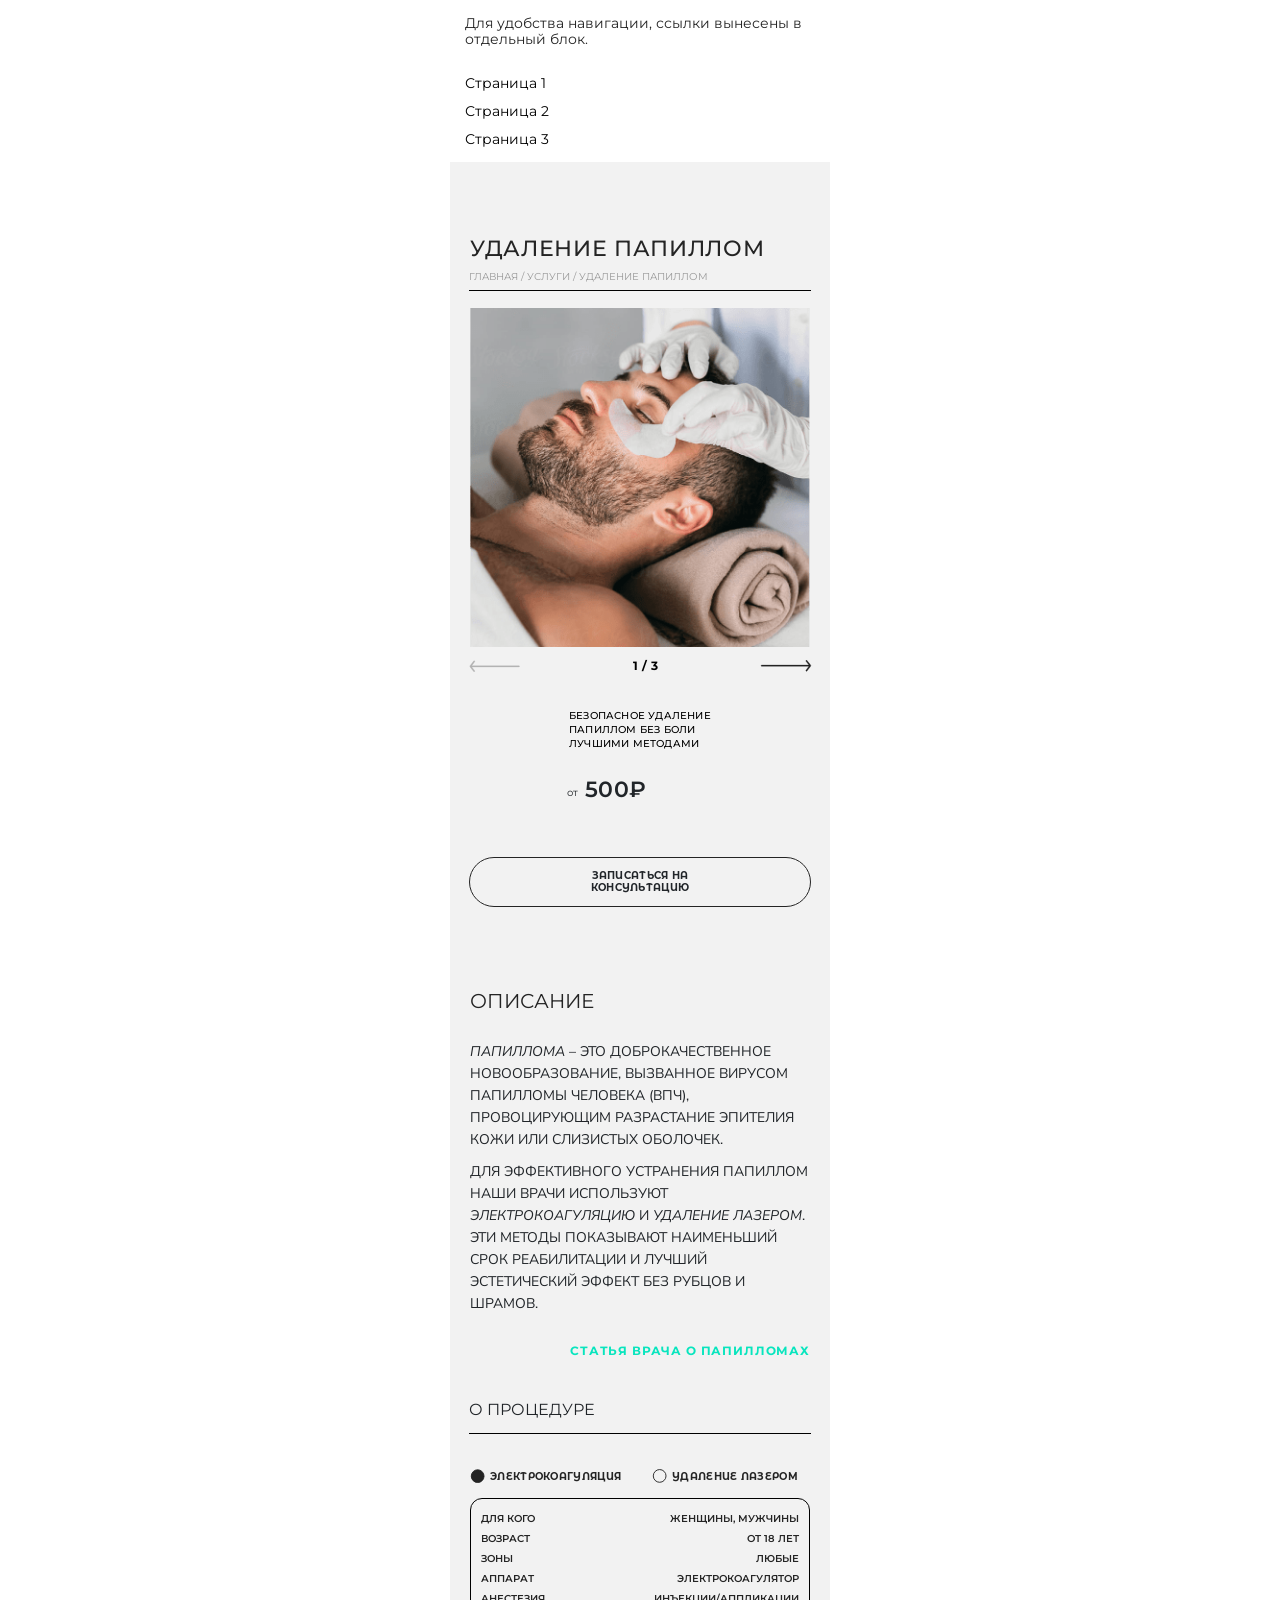
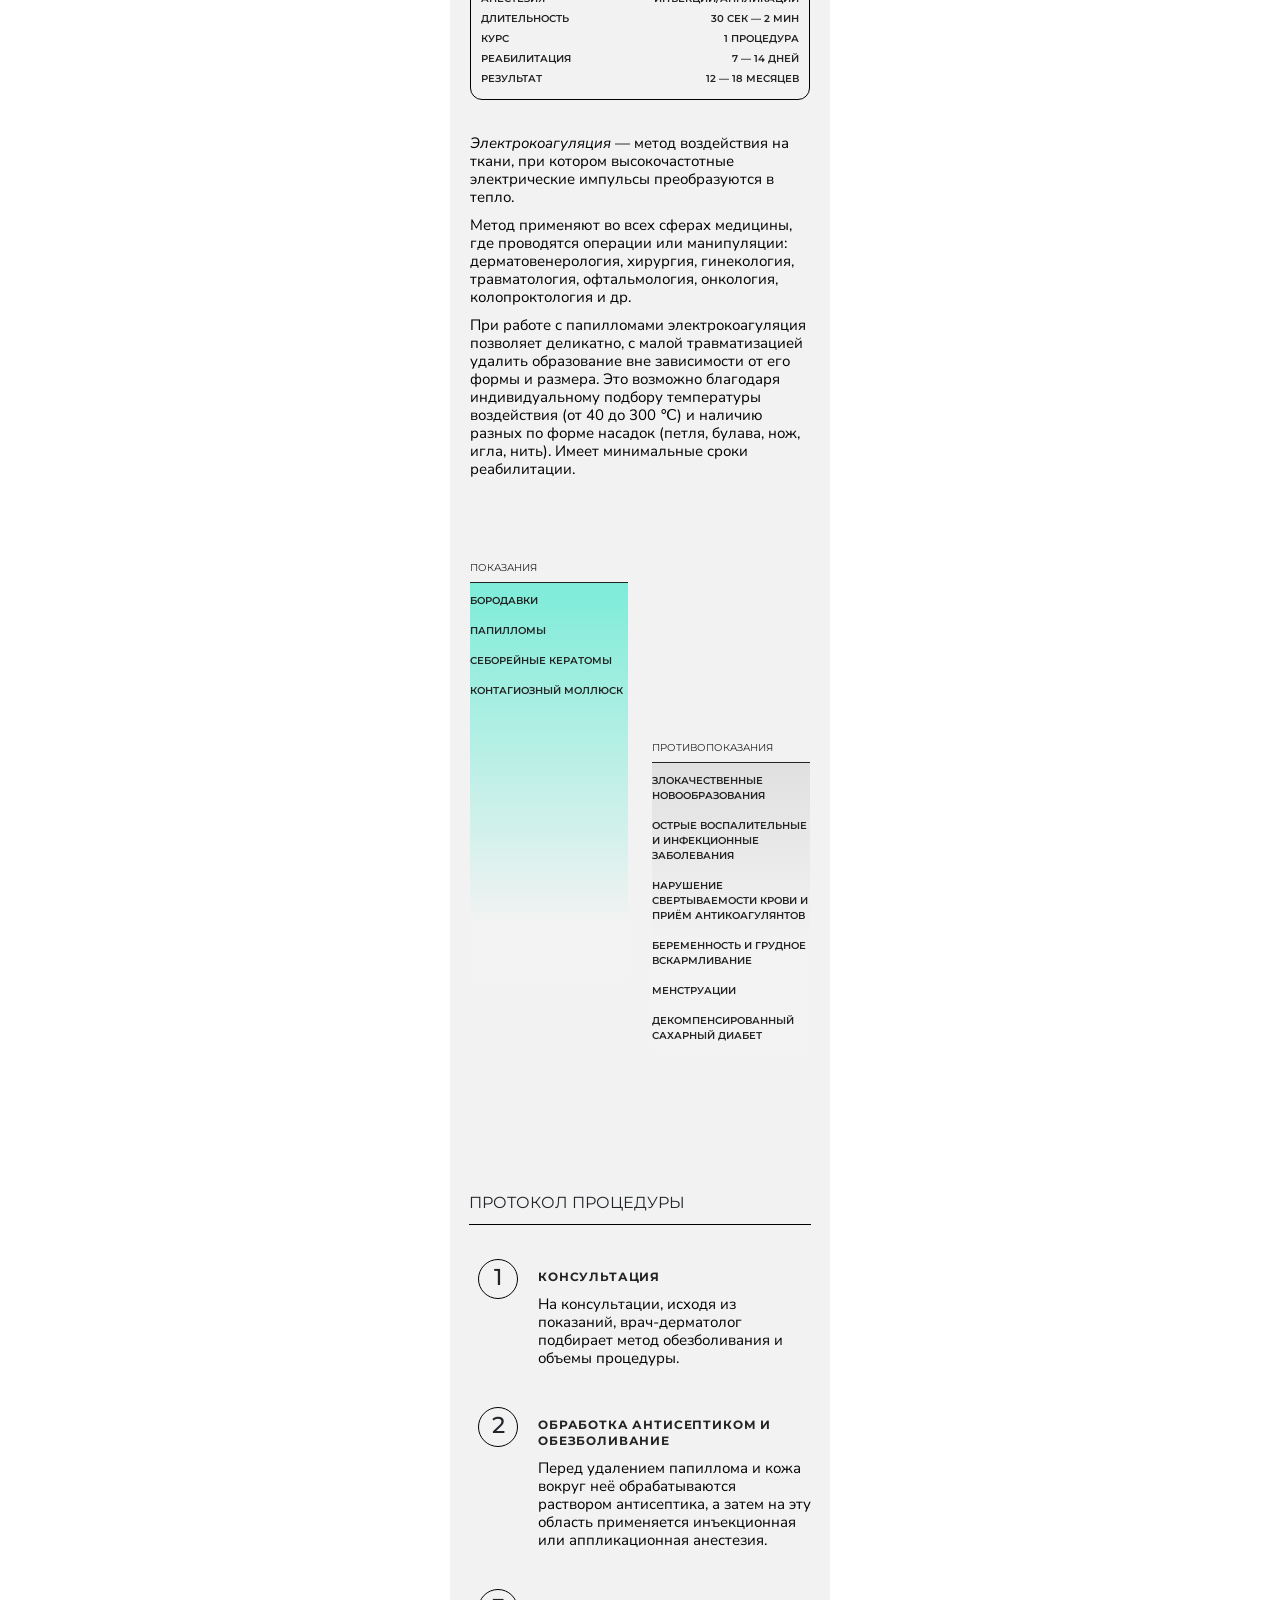
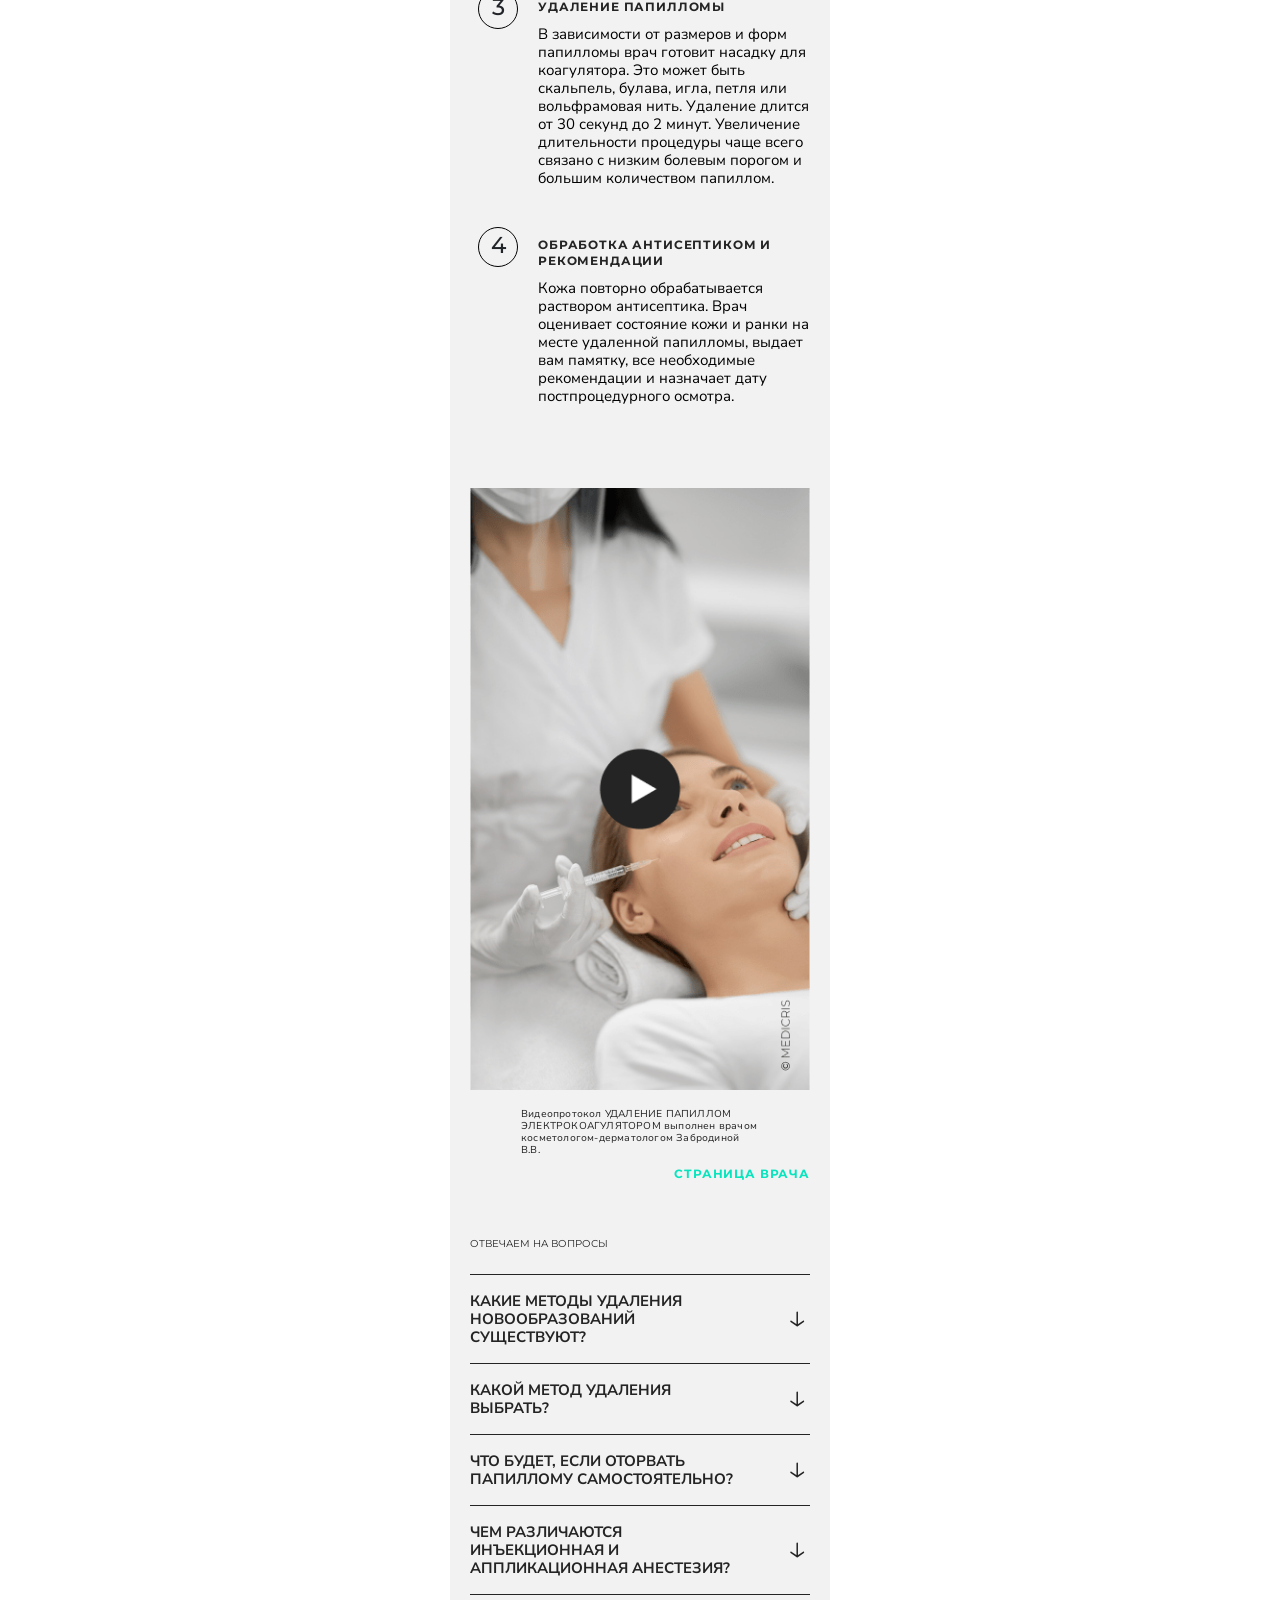
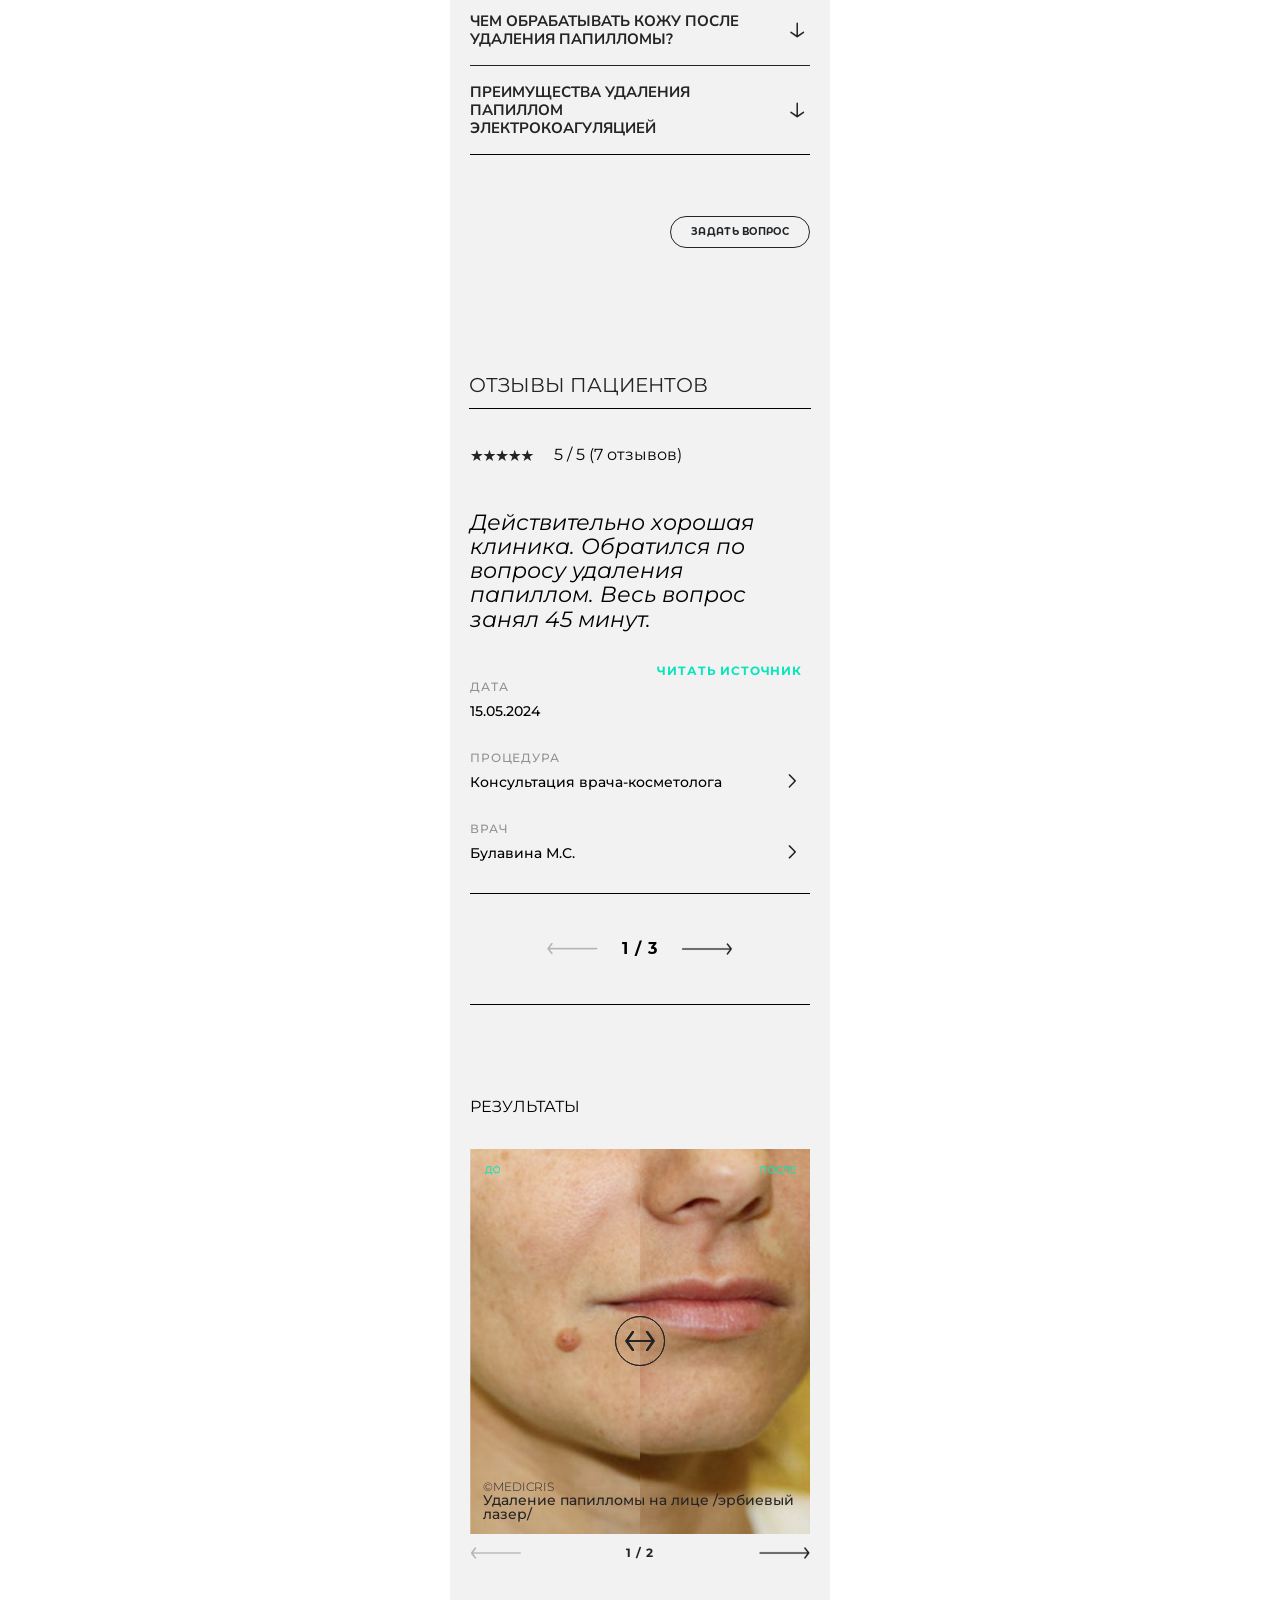
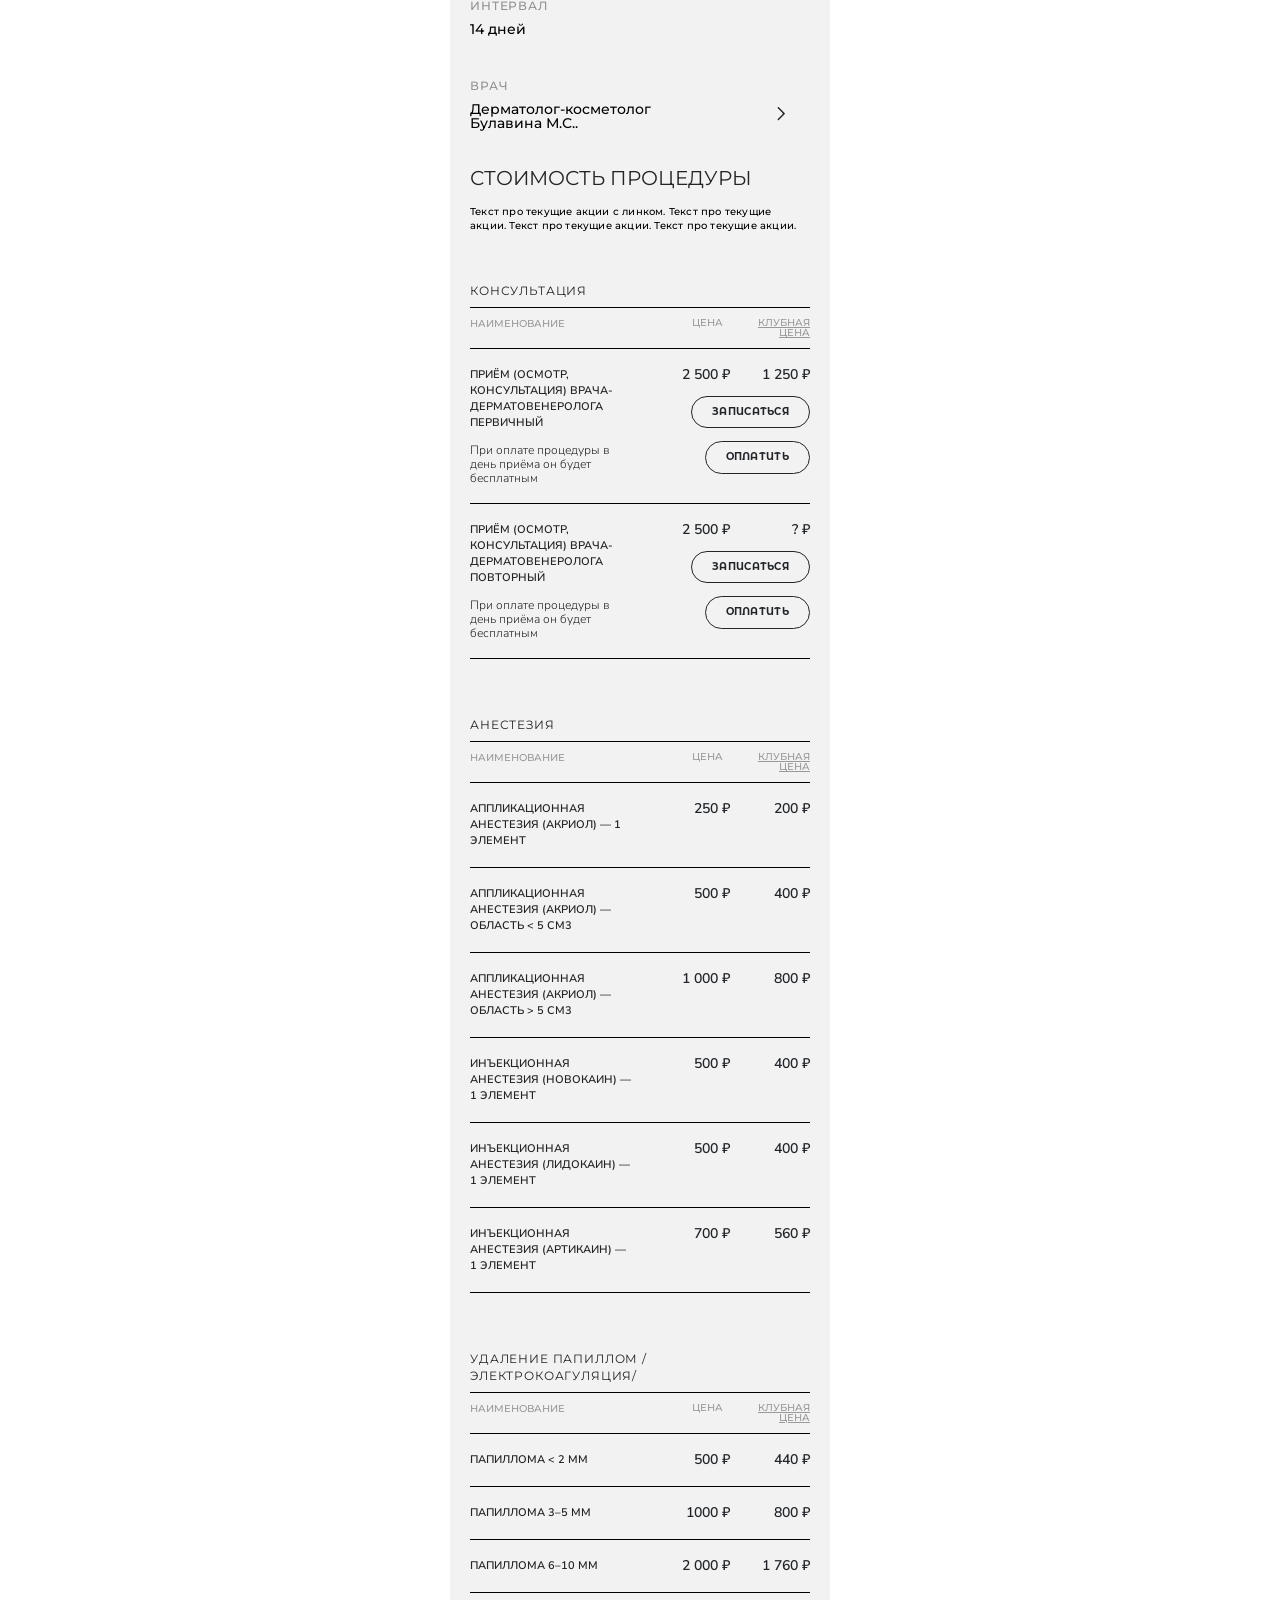
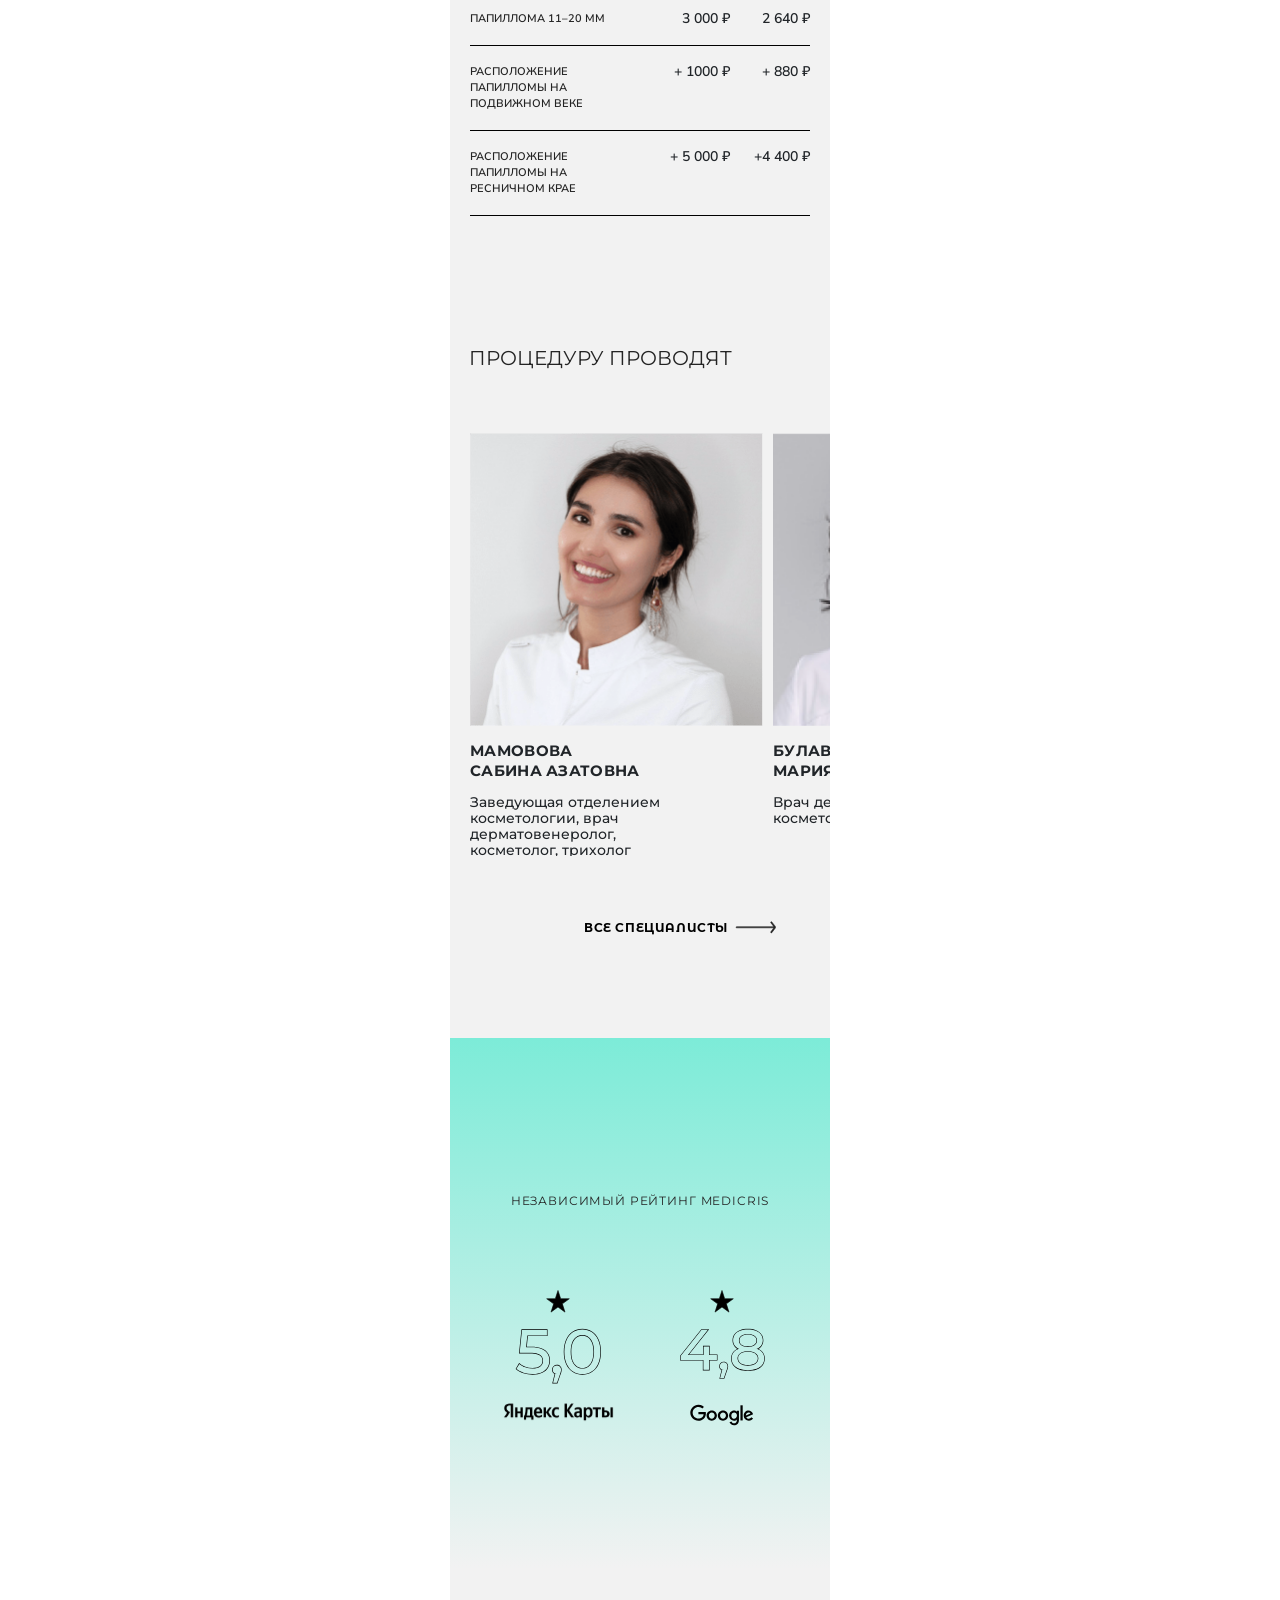
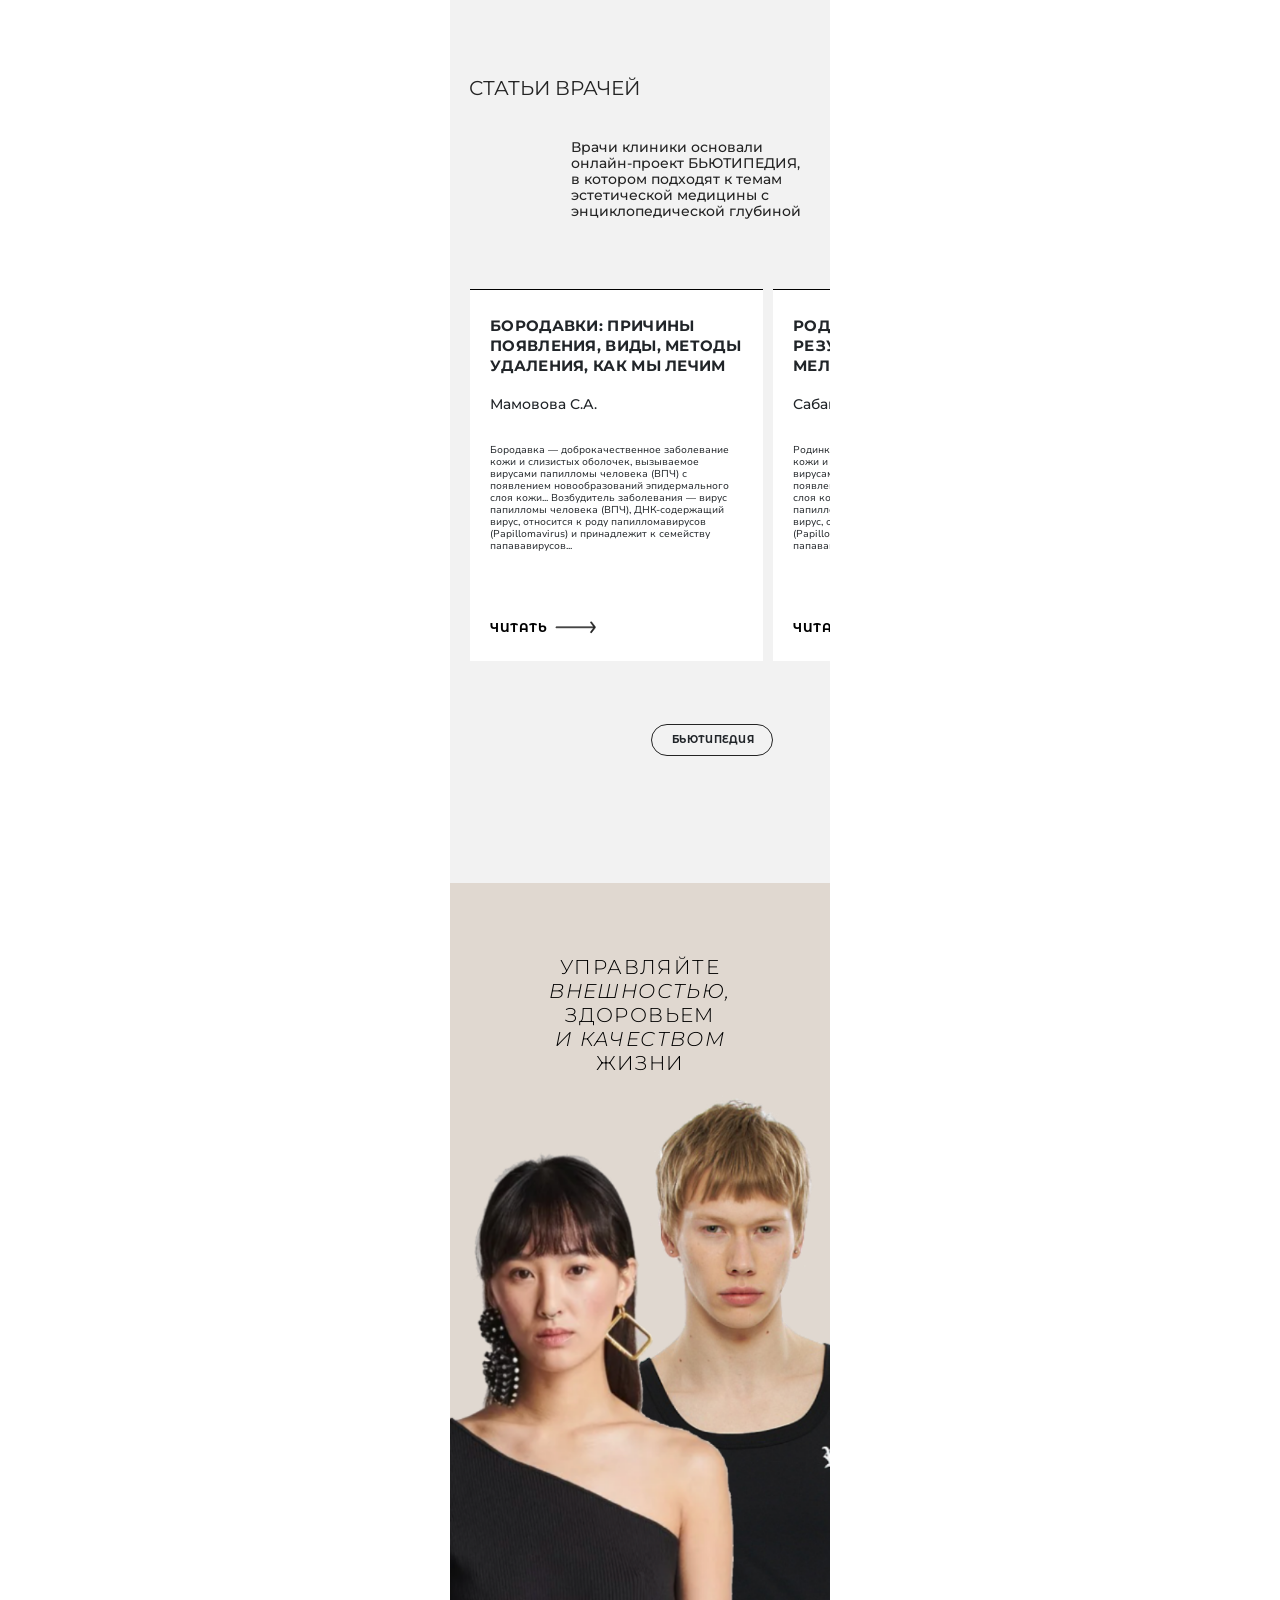
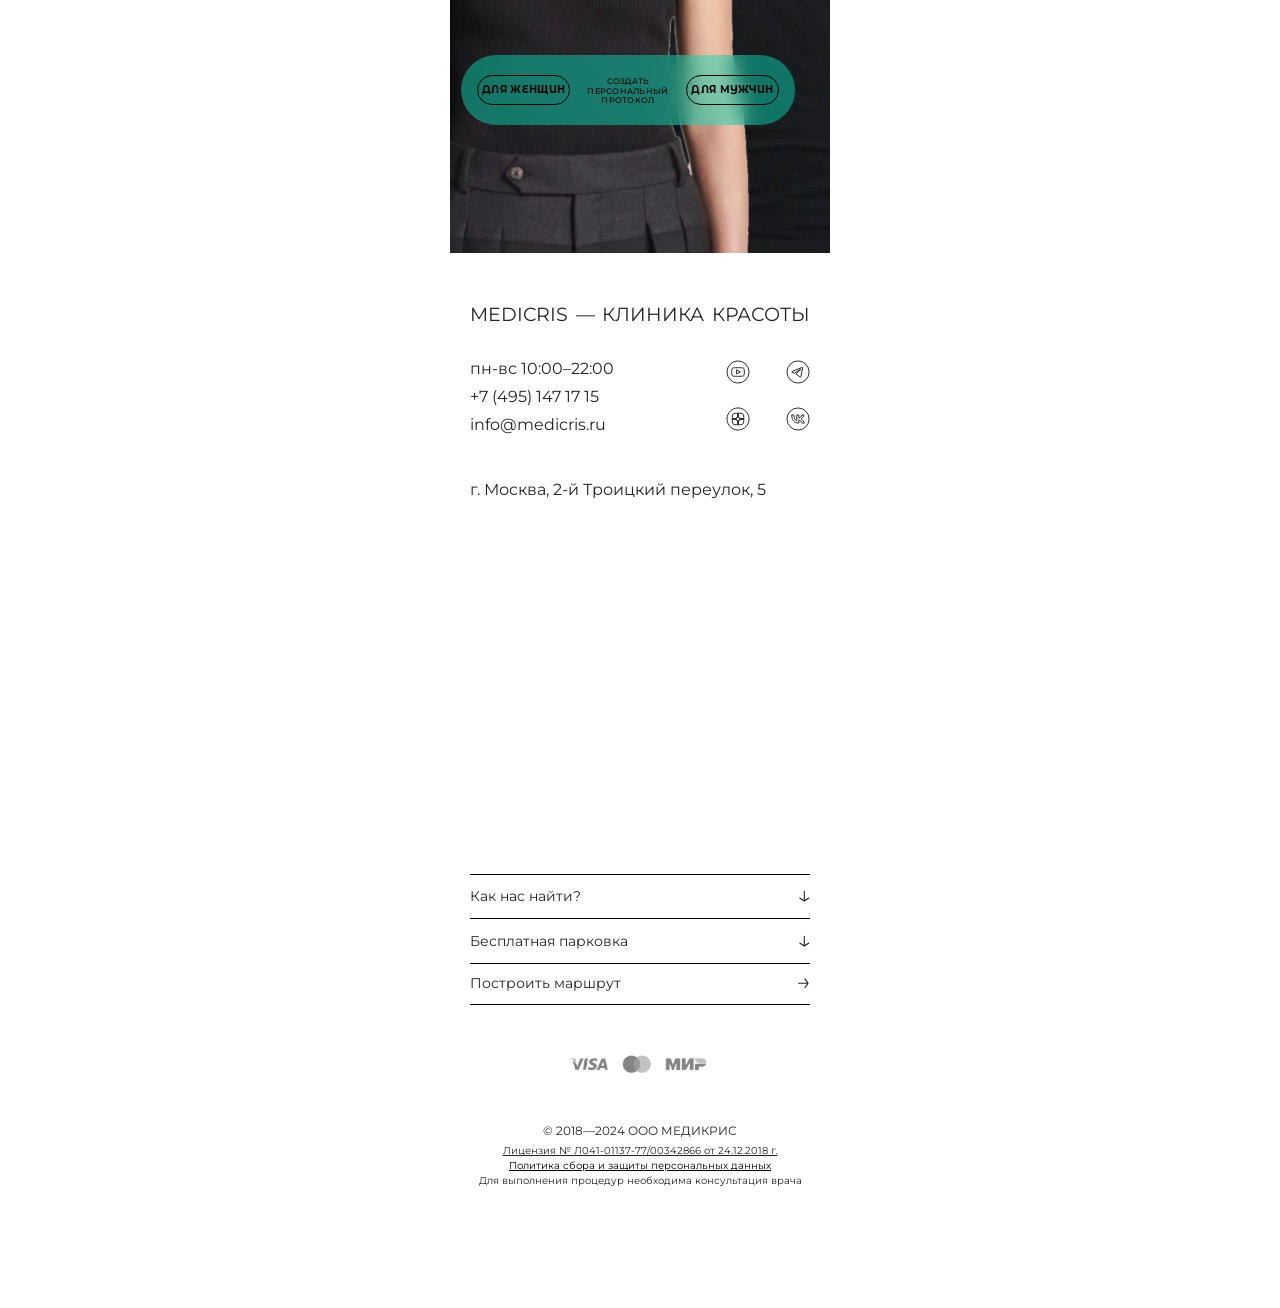
<file: treatment.html>
<!doctype html>
<html lang="en">
  <head>
    <meta charset="UTF-8" />
    <meta name="viewport" content="width=device-width, initial-scale=1.0" />
    <title>ЛЕЧЕНИЕ</title>
    <link
      href="https://cdn.jsdelivr.net/npm/bootstrap@5.3.3/dist/css/bootstrap.min.css"
      rel="stylesheet"
      integrity="sha384-QWTKZyjpPEjISv5WaRU9OFeRpok6YctnYmDr5pNlyT2bRjXh0JMhjY6hW+ALEwIH"
      crossorigin="anonymous"
    />
    <link rel="stylesheet" href="css/pages/treatment.css" />
    <link rel="preconnect" href="https://fonts.googleapis.com" />
    <link rel="preconnect" href="https://fonts.gstatic.com" crossorigin />
    <link
      href="https://fonts.googleapis.com/css2?family=Montserrat+Alternates:ital,wght@0,100;0,200;0,300;0,400;0,500;0,600;0,700;0,800;0,900;1,100;1,200;1,300;1,400;1,500;1,600;1,700;1,800;1,900&family=Montserrat:ital,wght@0,100..900;1,100..900&display=swap"
      rel="stylesheet"
    />
    <link
      href="https://fonts.googleapis.com/css2?family=Nunito+Sans:ital,opsz,wght@0,6..12,200..1000;1,6..12,200..1000&display=swap"
      rel="stylesheet"
    />
    <link rel="stylesheet" href="js/twentytwenty/css/twentytwenty.css" />
  </head>
  <body>

    <header class="container header">
      <div class="row">
        <div class="col header__img">
          <img src="media/main_page/m.svg" alt="" />
          <img src="media/main_page/e.svg" alt="" />
          <img src="media/main_page/d.svg" alt="" />
          <img src="media/main_page/i.svg" alt="" />
          <img src="media/main_page/c.svg" alt="" />
          <img src="media/main_page/r.svg" alt="" />
          <img src="media/main_page/i.svg" alt="" />
          <img src="media/main_page/s.svg" alt="" />
        </div>
      </div>
    </header>
    <div class="container header-plug"></div>
    <div class="container-sm navigation">
      <p>Для удобства навигации, ссылки вынесены в отдельный блок.</p>
      <a href="index.html">Страница 1</a>
      <a href="treatment.html">Страница 2</a>
      <a href="problem.html">Страница 3</a>
    </div>
    <div class="menu container-sm">
      <div class="row row-cols-5 p-2 align-items-center">
        <div class="col">
          <a href="index.html">
            <img class="menu__img" src="media/treatment/menu/summarize.svg" />
            <div class="menu__text">Меню</div>
          </a>
        </div>
        <div class="col">
          <img class="menu__img" src="media/treatment/menu/home_health.svg" />
          <div class="menu__text">Услуги</div>
        </div>
        <div class="col">
          <img
            class="menu__img"
            src="media/treatment/menu/account_balance_wallet.svg"
          />
          <div class="menu__text">Акции</div>
        </div>
        <div class="col">
          <img class="menu__img" src="media/menu/chat.svg" />
          <div class="menu__text">Связь</div>
        </div>
        <div class="col">
          <img class="menu__img" src="media/menu/add_to_photos.svg" />
          <div class="menu__text">Запись</div>
        </div>
      </div>
    </div>

    <div class="page-1 container-sm">
      <div class="row">
        <div class="col page-1__header">УДАЛЕНИЕ ПАПИЛЛОМ</div>
      </div>
      <div class="row">
        <div class="col page-1__breadcrumbs">
          ГЛАВНАЯ / УСЛУГИ / УДАЛЕНИЕ ПАПИЛЛОМ
        </div>
      </div>
      <div class="page-1-slider">
        <div class="row slide" data-visible="true" data-slide-number-1="1">
          <img
            src="media/treatment/page-1/1.png"
            alt=""
            class="col page-1-slider-img"
          />
        </div>
        <div class="row slide" data-visible="false" data-slide-number-1="2">
          <img
            src="media/treatment/page-1/2.png"
            alt=""
            class="col page-1-slider-img"
          />
        </div>
        <div class="row slide" data-visible="false" data-slide-number-1="3">
          <img
            src="media/treatment/page-1/3.png"
            alt=""
            class="col page-1-slider-img"
          />
        </div>
        <div class="row page-1-slider__scroller">
          <img
            src="media/treatment/page-1/ARROW BIG.svg"
            class="col page-1-slider__scroller__left-button"
            id="page1__leftButton"
          />
          <div
            class="col page-1-slider__scroller__text h3-list-mob"
            id="page1__text"
            data-number="1"
          ></div>
          <img
            src="media/treatment/page-1/ARROW BIG.svg"
            class="col page-1-slider__scroller__right-button"
            id="page1__rightButton"
          />
        </div>
      </div>
      <div class="row d-flex justify-content-center">
        <div class="col-5 page-1__text">
          БЕЗОПАСНОЕ УДАЛЕНИЕ <br />
          ПАПИЛЛОМ БЕЗ БОЛИ <br />
          ЛУЧШИМИ МЕТОДАМИ
        </div>
      </div>
      <div class="row">
        <div class="col page-1__price">
          <div class="page-1__price_word">от &#160;</div>
          <div class="page-1__price_number">500₽</div>
        </div>
      </div>
      <div class="row">
        <div class="col page-1__button button-big-mob">
          ЗАПИСАТЬСЯ НА КОНСУЛЬТАЦИЮ
        </div>
      </div>
      <div class="row">
        <div class="col page-1__desc-title  ">ОПИСАНИЕ</div>
      </div>
      <div class="row">
        <div class="col-12 page-1__desc-text">
          <span class="fst-italic">ПАПИЛЛОМА</span> – это доброкачественное
          новообразование, вызванное вирусом папилломы человека (ВПЧ),
          провоцирующим разрастание эпителия кожи или слизистых оболочек.
        </div>

        <div class="col-12 page-1__desc-text">
          Для эффективного устранения папиллом наши врачи используют
          <span class="fst-italic">ЭЛЕКТРОКОАГУЛЯЦИЮ</span> и
          <span class="fst-italic">УДАЛЕНИЕ ЛАЗЕРОМ</span>. Эти методы
          показывают наименьший срок реабилитации и лучший эстетический эффект
          без рубцов и шрамов.
        </div>
      </div>
      <div class="row">
        <div class="col page-1__desc-link link-mob">
          статья врача о папилломах
        </div>
      </div>
    </div>

    <div class="container-sm procedure m-0">
      <div class="row">
        <div class="col procedure__title  ">О ПРОЦЕДУРЕ</div>
      </div>
      <div class="row procedure__radio">
        <div
          id="procedure1"
          class="col filter-2-mob choosen"
          data-procedure-id="1"
        >
          <div class="filter-2-mob_choosen" data-procedure-radio="1"></div>
          электрокоагуляция
        </div>
        <div
          id="procedure2"
          class="col filter-2-mob non-choosen"
          data-procedure-id="2"
        >
          <div class="filter-2-mob_no" data-procedure-radio="2"></div>
          удаление лазером
        </div>
      </div>
      <div class="procedure-slide" data-procedure-1="visible">
        <div class="card">
          <div class="row">
            <div class="col-6 card__l">для кого</div>
            <div class="col-6 card__r">женщины, мужчины</div>
          </div>
          <div class="row">
            <div class="col-6 card__l">возраст</div>
            <div class="col-6 card__r">от 18 лет</div>
          </div>
          <div class="row">
            <div class="col-6 card__l">зоны</div>
            <div class="col-6 card__r">любые</div>
          </div>
          <div class="row">
            <div class="col-6 card__l">аппарат</div>
            <div class="col-6 card__r">электрокоагулятор</div>
          </div>
          <div class="row">
            <div class="col-6 card__l">анестезия</div>
            <div class="col-6 card__r">инъекции/аппликации</div>
          </div>
          <div class="row">
            <div class="col-6 card__l">длительность</div>
            <div class="col-6 card__r">30 сек — 2 мин</div>
          </div>
          <div class="row">
            <div class="col-6 card__l">курс</div>
            <div class="col-6 card__r">1 процедура</div>
          </div>
          <div class="row">
            <div class="col-6 card__l">реабилитация</div>
            <div class="col-6 card__r">7 — 14 дней</div>
          </div>
          <div class="row">
            <div class="col-6 card__l">результат</div>
            <div class="col-6 card__r">12 — 18 месяцев</div>
          </div>
        </div>
        <div class="procedure__desc  ">
          <span class="fst-italic">Электрокоагуляция</span> — метод воздействия
          на ткани, при котором высокочастотные электрические импульсы
          преобразуются в тепло.
        </div>
        <div class="procedure__desc  ">
          Метод применяют во всех сферах медицины, где проводятся операции или
          манипуляции: дерматовенерология, хирургия, гинекология, травматология,
          офтальмология, онкология, колопроктология и др.
        </div>
        <div class="procedure__desc  ">
          При работе с папилломами электрокоагуляция позволяет деликатно, с
          малой травматизацией удалить образование вне зависимости от его формы
          и размера. Это возможно благодаря индивидуальному подбору температуры
          воздействия (от 40 до 300 ℃) и наличию разных по форме насадок (петля,
          булава, нож, игла, нить). Имеет минимальные сроки реабилитации.
        </div>
      </div>
      <div class="procedure-slide" data-procedure-2="invisible">
        <div class="card">
          <div class="row">
            <div class="col-6 card__l">для кого</div>
            <div class="col-6 card__r">женщины, мужчины</div>
          </div>
          <div class="row">
            <div class="col-6 card__l">возраст</div>
            <div class="col-6 card__r">от 18 лет</div>
          </div>
          <div class="row">
            <div class="col-6 card__l">зоны</div>
            <div class="col-6 card__r">любые</div>
          </div>
          <div class="row">
            <div class="col-4 card__l">аппарат</div>
            <div class="col-8 card__r">СО2-ЛАЗЕР/ ЭРБИЕВЫЙ ЛАЗЕР</div>
          </div>
          <div class="row">
            <div class="col-6 card__l">анестезия</div>
            <div class="col-6 card__r">инъекции/аппликации</div>
          </div>
          <div class="row">
            <div class="col-6 card__l">длительность</div>
            <div class="col-6 card__r">30 сек — 2 мин</div>
          </div>
          <div class="row">
            <div class="col-6 card__l">курс</div>
            <div class="col-6 card__r">1 процедура</div>
          </div>
          <div class="row">
            <div class="col-6 card__l">реабилитация</div>
            <div class="col-6 card__r">7 — 14 дней</div>
          </div>
          <div class="row">
            <div class="col-6 card__l">результат</div>
            <div class="col-6 card__r">12 — 18 месяцев</div>
          </div>
        </div>
        <div class="procedure__desc  ">
          <span class="fst-italic">Лазерное удаление</span> — метод основан на
          принципе неселективного фототермолиза. Благодаря определенной длине
          волны и источнику энергии лазерная энергия избирательно воздействует
          на воду. Вода в клетках нагревается и испаряется вместе с окружающими
          тканями папилломы. Такое действие называется абляцией.
        </div>
        <div class="procedure__desc  ">
          В нашей клинике применяются два типа лазеров — СО2 и эрбиевый.
          Механизм их действия абсолютно идентичен. Разница лишь в длине волны
          (10600 нм и 2940 нм), что обеспечивает СО2-лазеру более глубокий
          эффект, достигающий на только верхнего, но и среднего слоя кожи.
        </div>
        <div class="procedure__desc  ">
          В связи с тем, что паппиломы обычно не требуют глубокого воздействия,
          лазеры применяются дотаточно редко для их удаления.
        </div>
      </div>
    </div>
    <div class="container-sm yes-no">
      <div class="row yes-no-wrapper">
        <div class="col-6 yes-wrapper">
          <div class="row">
            <div class="col   yes-wrapper__title">показания</div>
          </div>
          <div class="yes-list">
            <div class="  yes-wrapper__item">БОРОДАВКИ</div>
            <div class="  yes-wrapper__item">ПАПИЛЛОМЫ</div>
            <div class="  yes-wrapper__item">СЕБОРЕЙНЫЕ КЕРАТОМЫ</div>
            <div class="  yes-wrapper__item">КОНТАГИОЗНЫЙ МОЛЛЮСК</div>
          </div>
        </div>
        <div class="col-6 no-wrapper">
          <div class="row">
            <div class="col   no-wrapper__title">противопоказания</div>
          </div>
          <div class="no-list">
            <div class="  no-wrapper__item">
              ЗЛОКАЧЕСТВЕННЫЕ НОВООБРАЗОВАНИЯ
            </div>
            <div class="  no-wrapper__item">
              ОСТРЫЕ ВОСПАЛИТЕЛЬНЫЕ И ИНФЕКЦИОННЫЕ ЗАБОЛЕВАНИЯ
            </div>
            <div class="  no-wrapper__item">
              НАРУШЕНИЕ СВЕРТЫВАЕМОСТИ КРОВИ И ПРИЁМ АНТИКОАГУЛЯНТОВ
            </div>
            <div class="  no-wrapper__item">
              БЕРЕМЕННОСТЬ И ГРУДНОЕ ВСКАРМЛИВАНИЕ
            </div>
            <div class="  no-wrapper__item">МЕНСТРУАЦИИ</div>
            <div class="  no-wrapper__item">
              ДЕКОМПЕНСИРОВАННЫЙ САХАРНЫЙ ДИАБЕТ
            </div>
          </div>
        </div>
      </div>
    </div>

    <div class="container-sm protocol">
      <div class="row">
        <div class="col   protocol__title">ПРОТОКОЛ ПРОЦЕДУРЫ</div>
      </div>
      <div class="principle_t">
        <div class="principle-wrapper row">
          <div
            class="col-3 principle-wrapper__number text-center"
          >
            1
          </div>
          <div class="col-9">
            <div class="row principle-wrapper__title h3-list-mob">
              КОНСУЛЬТАЦИЯ
            </div>
            <div class="row   principle-wrapper__text">
              На консультации, исходя из показаний, врач-дерматолог подбирает
              метод обезболивания и объемы процедуры.
            </div>
          </div>
        </div>
        <div class="principle-wrapper row">
          <div
            class="col-3 principle-wrapper__number text-center"
          >
            2
          </div>
          <div class="col-9">
            <div class="row principle-wrapper__title h3-list-mob">
              ОБРАБОТКА АНТИСЕПТИКОМ И ОБЕЗБОЛИВАНИЕ
            </div>
            <div class="row   principle-wrapper__text">
              Перед удалением папиллома и кожа вокруг неё обрабатываются
              раствором антисептика, а затем на эту область применяется
              инъекционная или аппликационная анестезия.
            </div>
          </div>
        </div>
        <div class="principle-wrapper row">
          <div
            class="col-3 principle-wrapper__number text-center"
          >
            3
          </div>
          <div class="col-9">
            <div class="row principle-wrapper__title h3-list-mob">
              УДАЛЕНИЕ ПАПИЛЛОМЫ
            </div>
            <div class="row   principle-wrapper__text">
              В зависимости от размеров и форм папилломы врач готовит насадку
              для коагулятора. Это может быть скальпель, булава, игла, петля или
              вольфрамовая нить. Удаление длится от 30 секунд до 2 минут.
              Увеличение длительности процедуры чаще всего связано с низким
              болевым порогом и большим количеством папиллом.
            </div>
          </div>
        </div>
        <div class="principle-wrapper row">
          <div
            class="col-3 principle-wrapper__number text-center"
          >
            4
          </div>
          <div class="col-9">
            <div class="row principle-wrapper__title h3-list-mob">
              ОБРАБОТКА АНТИСЕПТИКОМ И РЕКОМЕНДАЦИИ
            </div>
            <div class="row   principle-wrapper__text">
              Кожа повторно обрабатывается раствором антисептика. Врач оценивает
              состояние кожи и ранки на месте удаленной папилломы, выдает вам
              памятку, все необходимые рекомендации и назначает дату
              постпроцедурного осмотра.
            </div>
          </div>
        </div>
      </div>
      <div class="row protocol-video-wrapper">
        <div class="protocol-video-wrapper-item" data-procedure-1="visible">
          <div class="row">
            <img
              src="media/treatment/protocol/protocol video.png"
              alt=""
              class="protocol-video-wrapper-item__img"
            />
          </div>
          <div
            class="row protocol-video-wrapper-item__text"
            style="width: 238px"
          >
            <div class="col   p-0">
              Видеопротокол УДАЛЕНИЕ ПАПИЛЛОМ ЭЛЕКТРОКОАГУЛЯТОРОМ выполнен
              врачом косметологом-дерматологом Забродиной В.В.
            </div>
          </div>
          <div class="row">
            <div class="col protocol-video-wrapper-item__link link-mob">
              СТРАНИЦА ВРАЧА
            </div>
          </div>
        </div>
        <div class="protocol-video-wrapper-item" data-procedure-2="invisible">
          <div class="row">
            <img
              src="media/treatment/protocol/protocol video_2.png"
              alt=""
              class="protocol-video-wrapper-item__img"
            />
          </div>
          <div class="row protocol-video-wrapper-item__text">
            <div class="col   p-0">
              Видеопротокол УДАЛЕНИЕ ПАПИЛЛОМЫ СО2-ЛАЗЕРОМ выполнен врачом
              косметологом-дерматологом Булавиной М.С.
            </div>
          </div>
          <div class="row">
            <div class="col protocol-video-wrapper-item__link link-mob">
              СТРАНИЦА ВРАЧА
            </div>
          </div>
        </div>
      </div>
    </div>

    <div class="container-sm faq-container">
      <a name="faq-methods"></a>
      <div class="row">
        <div class="col   faq-container__title">ОТВЕЧАЕМ НА ВОПРОСЫ</div>
      </div>
      <div class="faq">
        <div class="faq-item" style="height: inherit">
          <div class="faq-item-title" id="faq1">
            <div class="faq-item-title-text  ">
              КАКИЕ МЕТОДЫ УДАЛЕНИЯ НОВООБРАЗОВАНИЙ СУЩЕСТВУЮТ?
            </div>

            <img
              src="media/treatment/faq/arrow_medium.svg"
              class="faq-item-title-IMG closed"
            />
          </div>
          <div class="faq-item-dropdown" id="faq-body1">
            <div class="faq-item" style="height: inherit">
              <div class="faq-item-title" id="faq11">
                <div class="faq-item-title-text_sub">электрокоагуляция</div>

                <img
                  src="media/treatment/faq/plus.svg"
                  class="faq-item-title-IMG closed"
                />
              </div>
              <div class="faq-item-dropdown" id="faq-body11">
                <div class="faq-item-dropdown-sub-text">
                  Электрокоагуляция - метод воздействия на ткани, при котором
                  высокочастотные электрические импульсы преобразуются в тепло.
                  <br />
                  <br />
                  Метод применяют во всех сферах медицины, где проводятся
                  операции или манипуляции: хирургия, колопроктология,
                  гинекология, травматология, офтальмология, онкология,
                  дерматовенерология и др.При работе с папилломами
                  электрокоагуляция позволяет деликатно, с малой травматизацией,
                  удалить образование вне зависимости от его формы и размера.
                  Это возможно благодаря наличию разных по форме насадок (петля,
                  булава, нож, игла, нить) и индивидуальному подбору температуры
                  воздействия (от 40 до 300 ℃). Имеет минимальные сроки
                  реабилитации.
                </div>
                <div class="faq-item-dropdown-sub-img">
                  <img src="media/treatment/faq/co2_removal 1.png" alt="" />
                </div>
              </div>
            </div>
            <div class="faq-item" style="height: inherit">
              <div class="faq-item-title" id="faq12">
                <div class="faq-item-title-text_sub">
                  электро-РАДИОВОЛНОВОЙ МЕТОД
                </div>

                <img
                  src="media/treatment/faq/plus.svg"
                  class="faq-item-title-IMG closed"
                />
              </div>
              <div class="faq-item-dropdown" id="faq-body12">
                <div class="faq-item-dropdown-sub-text">
                  Электро-радиоволновой - метод воздействия на ткани, при
                  котором энергия радиоволн "выпаривет" воду из клеток, за счет
                  чего они разрушаются. Визуально данный метод практически
                  невозможно отличить от электрокоагуляции. По результативности
                  он также надежен и малотравматичен, позволяет применять разные
                  по форме насадки и удалять новообразования любого размера и
                  формы. Сроки реабилитации сопоставимы с электрокоагуляцией.
                </div>
              </div>
            </div>
            <div class="faq-item" style="height: inherit">
              <div class="faq-item-title" id="faq13">
                <div class="faq-item-title-text_sub">УДАЛЕНИЕ ЛАЗЕРОМ</div>

                <img
                  src="media/treatment/faq/plus.svg"
                  class="faq-item-title-IMG closed"
                />
              </div>
              <div class="faq-item-dropdown" id="faq-body13">
                <div class="faq-item-dropdown-sub-text">
                  Лазерное СО2 удаление - метод основан на принципе
                  неселективного фототермолиза. Благодаря определенной длине
                  волны (10600 нм) и источнику энергии лазерная энергия
                  избирательно воздействует на воду. Вода в клетках нагревается
                  и испаряется вместе с окружающими тканями папилломы. Такое
                  действие называется абляцией.
                  <br />
                  <br />
                  Лазерное эрбиевое удаление - механизм действия абсолютно
                  идентичен СО2 воздействию. Разница лишь в длине волны (у
                  эрбиевого она составляет 2940 нм) и устройстве самого
                  аппарата, генерирующего лазерное излучение.
                  <br />
                  <br />
                  СО2 и эрбиевое удаление чаще всего применяется для
                  доброкачественных новообразований, залегающих достаточно
                  глубоко. Папилломы к таковым не относятся, из-за чего оба
                  метода редко применяются для их удаления. Кроме того, перед
                  электрокоагуляцией или электро-радиоволновым методами СО2 и
                  эрбиевые лазеры не имеют преимуществ. А вот работа с
                  бородавками проходит комфортнее, быстрее и с меньшим процентом
                  рецидивов.
                </div>
                <div class="faq-item-dropdown-sub-img">
                  <img src="media/treatment/faq/co2_removal.png" alt="" />
                </div>
              </div>
            </div>
            <div class="faq-item" style="height: inherit">
              <div class="faq-item-title" id="faq14">
                <div class="faq-item-title-text_sub">КРИОДЕСТРУКЦИЯ</div>

                <img
                  src="media/treatment/faq/plus.svg"
                  class="faq-item-title-IMG closed"
                />
              </div>
              <div class="faq-item-dropdown" id="faq-body14">
                <div class="faq-item-dropdown-sub-text">
                  Криодеструкция - метод разрушения тканей жидким азотом или
                  оксидом азота со сверхнизкими температурами (до -200 ℃). При
                  таком воздействии на папиллому вода в клетках замораживается и
                  превращается в кристаллы, разрушая саму клетку.
                  <br />
                  При криодеструкции может использоваться ватный тампон,
                  предварительно смоченный жидким азотом. Врач касается таким
                  тампоном папилломы и с течением времени она разрушается. Более
                  современная модификация - использование специальных
                  металлических наконечников, к которым подается жидкий азот.
                  <br />
                  <br />
                  В дерматологии метод имеет больше недостатков, чем
                  преимуществ: для достижения эффекта процедуру необходимо
                  проводить 2-3 раза; сроки реабилитации выше чем у остальных
                  методов; высокая частота рецидивов (когда папиллома снова
                  вырастает на том же месте).
                  <br />
                  <br />
                  В настоящее время криодеструкция показывает неплохие
                  результаты в кардиохирургии, аритмологии, онкологии.
                </div>
              </div>
            </div>
            <div class="faq-item" style="height: inherit">
              <div class="faq-item-title" id="faq15">
                <div class="faq-item-title-text_sub">ХИМИЧЕСКОЕ УДАЛЕНИЕ</div>

                <img
                  src="media/treatment/faq/plus.svg"
                  class="faq-item-title-IMG closed"
                />
              </div>
              <div class="faq-item-dropdown" id="faq-body15">
                <div class="faq-item-dropdown-sub-text">
                  Химическое удаление - метод воздействия на ткани химическими
                  растворами. Как правило, применяют некротизирующие и
                  прижигающие средства (Чистотел, Веррукацид, Мардил Селен). Эти
                  препараты коагулируют белки кожи, вызывая химический ожог.
                  <br />
                  От такого метода отказались все врачи-дерматологи: очень
                  сложно точечно удалить папиллому не задев здоровые окружающие
                  ткани (получается обширный химический ожог) и абсолютно
                  невозможно контролировать глубину воздействия (разрушается
                  дерма и иногда подкожно-жировая клетчатка с образованием
                  атрофического рубца). Кроме того, химический ожог заживает в
                  три раза дольше чем термический, поэтому реабилитация может
                  растягиваться на месяцы.
                  <br />
                  <br />
                  Чаще всего к этому методу прибегают в домашних условиях.
                  Небольшой части пациентов удается избавиться от папилломы.
                  Большая же часть впоследствии обращается к косметологам и
                  дерматологам для лечения атрофических рубцов.
                  <br />
                  <br />
                  <b
                    >ПОЖАЛУЙСТА, НИКОГДА НЕ ПРИБЕГАЙТЕ К ДАННОМУ МЕТОДУ
                    УДАЛЕНИЯ!</b
                  >
                </div>
              </div>
            </div>
            <div class="faq-item" style="height: inherit">
              <div class="faq-item-title" id="faq16">
                <div class="faq-item-title-text_sub">
                  ХИРУРГИЧЕСКОЕ УДАЛЕНИЕ
                </div>

                <img
                  src="media/treatment/faq/plus.svg"
                  class="faq-item-title-IMG closed"
                />
              </div>
              <div class="faq-item-dropdown" id="faq-body16">
                <div class="faq-item-dropdown-sub-text">
                  Хирургическое иссечение - удаление новообразований скальпелем.
                  Является классическим традиционным методом, когда острым
                  способом папиллому срезают у основания с захватом небольшого
                  участка здоровой кожи. В настоящее время для папиллом
                  применяется крайне редко, так как процедура длится дольше,
                  сопровождается большим кровотечением и имеет высокий риск
                  образования рубцов.
                  <br />
                  <br />
                  Хирургическое иссечение чаще применяют при онкологических
                  заболеваниях кожи, иногда для пигментированных новообразований
                  (невусы или родинки, пигментированные папилломы и
                  "сомнительные" образования, когда необходимо выполнить
                  гистологическое исследование).
                </div>
              </div>
            </div>
            <div class="faq-item" style="height: inherit">
              <div class="faq-item-title" id="faq17">
                <div class="faq-item-title-text_sub">МЕХАНИЧЕСКОЕ УДАЛЕНИЕ</div>

                <img
                  src="media/treatment/faq/plus.svg"
                  class="faq-item-title-IMG closed"
                />
              </div>
              <div class="faq-item-dropdown" id="faq-body17">
                <div class="faq-item-dropdown-sub-text">
                  Механическое удаление - метод, при котором папиллому удаляют
                  пинцетом, срезают ножницами, отрывают руками либо случайно
                  травмируют.
                  <br />
                  <br />
                  Такой способ врачи-дерматологи не практикуют. Чаще всего к
                  нему прибегают в домашних условиях либо (при травматизации)
                  это происходит случайно. Любой из механических способов не
                  обеспечивает полного удаления папилломы, а потому в 100%
                  случаев происходит рецидив (папиллома вновь "вырастает").
                </div>
              </div>
            </div>
          </div>
        </div>

        <div class="faq-item" style="height: inherit">
          <div class="faq-item-title" id="faq2">
            <div class="faq-item-title-text  ">
              КАКОЙ МЕТОД УДАЛЕНИЯ ВЫБРАТЬ?
            </div>

            <img
              src="media/treatment/faq/arrow_medium.svg"
              class="faq-item-title-IMG closed"
            />
          </div>
          <div class="faq-item-dropdown" id="faq-body2">
            <div class="methods">
              <div class="methods-l">
                <div class="methods-l__head">
                  <div class="methods-l__head_top">МЕТОД УДАЛЕНИЯ</div>
                  <div class="methods-l__head_bottom">
                    ПО ПРЕДПОЧТИТЕЛЬНОСТИ
                  </div>
                </div>
                <div class="methods-l__body">
                  <div class="methods-l__body_item">электрокоагуляция</div>
                  <div
                    class="methods-l__body_item methods-l__body_item_twostring"
                  >
                    электро-радиоволновой
                  </div>
                  <div class="methods-l__body_item">ЛАЗЕР (СО2)</div>
                  <div class="methods-l__body_item">ЛАЗЕР (ЭРБИЕВЫЙ)</div>
                  <div
                    class="methods-l__body_item methods-l__body_item_twostring"
                  >
                    ХИРУРГИЧЕСКОЕ ИССЕЧЕНИЕ
                  </div>
                  <div class="methods-l__body_item">КРИОДЕСТРУКЦИЯ</div>
                  <div class="methods-l__body_item">МЕХАНИЧЕСКИЙ</div>
                  <div class="methods-l__body_item">ХИМИЧЕСКИЙ</div>
                </div>
              </div>
              <div class="methods-r" id="counter" data-faq-number="1">
                <div class="methods-r__head">
                  <div
                    class="methods-r__head_top"
                    data-slide-number-faq="1"
                    data-visible="true"
                  >
                    ЭФФЕКТИВНОСТЬ
                  </div>
                  <div
                    class="methods-r__head_top"
                    data-slide-number-faq="2"
                    data-visible="false"
                  >
                    БОЛЕЗНЕНОСТЬ С АНЕСТЕЗИЕЙ
                  </div>
                  <div
                    class="methods-r__head_top"
                    data-slide-number-faq="3"
                    data-visible="false"
                  >
                    СРЕДНИЙ СРОК РЕАБИЛИТАЦИИ
                  </div>
                  <div
                    class="methods-r__head_top"
                    data-slide-number-faq="4"
                    data-visible="false"
                  >
                    ВЕРОЯТНОСТЬ РУБЦЕВАНИЯ
                  </div>
                  <div
                    class="methods-r__head_top"
                    data-slide-number-faq="5"
                    data-visible="false"
                  >
                    ВЕРОЯТНОСТЬ РЕЦИДИВА
                  </div>
                  <div
                    class="methods-r__head_top"
                    data-slide-number-faq="6"
                    data-visible="false"
                  >
                    ВОЗМОЖНОСТЬ УДАЛЕНИЯ ПАПИЛЛОМ НА ВЕКАХ
                  </div>
                  <div class="methods-r__head__buttons">
                    <img
                      src="media/treatment/faq/arrow_medium.svg"
                      alt=""
                      class="methods-r__head__buttons_f"
                      id="f"
                    />
                    <img
                      src="media/treatment/faq/arrow_medium.svg"
                      alt=""
                      class="methods-r__head__buttons_b"
                      id="b"
                    />
                  </div>
                </div>
                <div
                  class="methods-r__body slide-faq"
                  data-slide-number-faq="1"
                  data-visible="true"
                >
                  <div class="methods-r__body_item">100%</div>
                  <div
                    class="methods-r__body_item_2 methods-l__body_item_twostring"
                  >
                    100%
                  </div>
                  <div class="methods-r__body_item">100%</div>
                  <div class="methods-r__body_item">100%</div>
                  <div
                    class="methods-r__body_item_2 methods-l__body_item_twostring"
                  >
                    100%
                  </div>
                  <div class="methods-r__body_item">50%</div>
                  <div class="methods-r__body_item">10%</div>
                  <div class="methods-r__body_item">непредсказуема</div>
                </div>
                <div
                  class="methods-r__body slide-faq"
                  data-slide-number-faq="2"
                  data-visible="false"
                >
                  <div class="methods-r__body_item">ОТСУТСТВУЕТ</div>
                  <div class="methods-r__body_item_2">ОТСУТСТВУЕТ</div>
                  <div class="methods-r__body_item">НЕЗНАЧИТЕЛЬНАЯ</div>
                  <div class="methods-r__body_item">НЕЗНАЧИТЕЛЬНАЯ</div>
                  <div class="methods-r__body_item_2">ОТСУТСТВУЕТ</div>
                  <div class="methods-r__body_item">НЕЗНАЧИТЕЛЬНАЯ</div>
                  <div class="methods-r__body_item">ОТСУТСТВУЕТ</div>
                  <div class="methods-r__body_item">НЕ ПРИМЕНЯЕТСЯ</div>
                </div>
                <div
                  class="methods-r__body slide-faq"
                  data-slide-number-faq="3"
                  data-visible="false"
                >
                  <div class="methods-r__body_item">7–14 ДНЕЙ</div>
                  <div class="methods-r__body_item_2">7–14 ДНЕЙ</div>
                  <div class="methods-r__body_item">7–14 ДНЕЙ</div>
                  <div class="methods-r__body_item">7–14 ДНЕЙ</div>
                  <div class="methods-r__body_item_2">7–14 ДНЕЙ</div>
                  <div class="methods-r__body_item">14–21 ДНЕЙ</div>
                  <div class="methods-r__body_item">3–7 ДНЕЙ</div>
                  <div class="methods-r__body_item">28–90 ДНЕЙ</div>
                </div>
                <div
                  class="methods-r__body slide-faq"
                  data-slide-number-faq="4"
                  data-visible="false"
                >
                  <div class="methods-r__body_item">НИЗКАЯ</div>
                  <div class="methods-r__body_item_2">НИЗКАЯ</div>
                  <div class="methods-r__body_item">НИЗКАЯ</div>
                  <div class="methods-r__body_item">НИЗКАЯ</div>
                  <div class="methods-r__body_item_2">СРЕДНЯЯ</div>
                  <div class="methods-r__body_item">НИЗКАЯ</div>
                  <div class="methods-r__body_item">НИЗКАЯ</div>
                  <div class="methods-r__body_item">ВЫСОКАЯ</div>
                </div>
                <div
                  class="methods-r__body slide-faq"
                  data-slide-number-faq="5"
                  data-visible="false"
                >
                  <div class="methods-r__body_item">НИЗКАЯ</div>
                  <div class="methods-r__body_item_2">НИЗКАЯ</div>
                  <div class="methods-r__body_item">НИЗКАЯ</div>
                  <div class="methods-r__body_item">НИЗКАЯ</div>
                  <div class="methods-r__body_item_2">НИЗКАЯ</div>
                  <div class="methods-r__body_item">СРЕДНЯЯ</div>
                  <div class="methods-r__body_item">ВЫСОКАЯ</div>
                  <div class="methods-r__body_item">НЕПРЕДСКАЗУЕМАЯ</div>
                </div>
                <div
                  class="methods-r__body slide-faq"
                  data-slide-number-faq="6"
                  data-visible="false"
                >
                  <div class="methods-r__body_item">ДА</div>
                  <div class="methods-r__body_item_2">ДА</div>
                  <div class="methods-r__body_item">НЕТ</div>
                  <div class="methods-r__body_item">НЕТ</div>
                  <div class="methods-r__body_item_2">НЕТ</div>
                  <div class="methods-r__body_item">НЕТ</div>
                  <div class="methods-r__body_item">НЕТ</div>
                  <div class="methods-r__body_item">НЕТ</div>
                </div>
              </div>
            </div>
          </div>
        </div>

        <div class="faq-item" style="height: inherit">
          <div class="faq-item-title" id="faq3">
            <div class="faq-item-title-text  ">
              ЧТО БУДЕТ, ЕСЛИ ОТОРВАТЬ ПАПИЛЛОМУ САМОСТОЯТЕЛЬНО?
            </div>

            <img
              src="media/treatment/faq/arrow_medium.svg"
              class="faq-item-title-IMG closed"
            />
          </div>
          <div class="faq-item-dropdown" id="faq-body3">
            Травмирование или самостоятельный отрыв папилломы может привести к
            неприятным ощущениям, таким как боль, жжение и зуд; кровотечению;
            появлению отека, воспаления; выделению гнойных и сукровичных
            выделений при присоединении вторичной инфекции в рану; образованию
            рубчика и шрама
          </div>
        </div>
        <div class="faq-item" style="height: inherit">
          <div class="faq-item-title" id="faq4">
            <div class="faq-item-title-text  ">
              ЧЕМ РАЗЛИЧАЮТСЯ ИНЪЕКЦИОННАЯ И АППЛИКАЦИОННАЯ АНЕСТЕЗИЯ?
            </div>

            <img
              src="media/treatment/faq/arrow_medium.svg"
              class="faq-item-title-IMG closed"
            />
          </div>
          <div class="faq-item-dropdown" id="faq-body4"></div>
        </div>

        <div class="faq-item" style="height: inherit">
          <div class="faq-item-title" id="faq5">
            <div class="faq-item-title-text  ">
              ЧЕМ ОБРАБАТЫВАТЬ КОЖУ ПОСЛЕ УДАЛЕНИЯ ПАПИЛЛОМЫ?
            </div>

            <img
              src="media/treatment/faq/arrow_medium.svg"
              class="faq-item-title-IMG closed"
            />
          </div>
          <div class="faq-item-dropdown" id="faq-body5"></div>
        </div>

        <div
          class="faq-item"
          style="height: inherit; border-bottom: 1px solid #000"
        >
          <div class="faq-item-title" id="faq6">
            <div class="faq-item-title-text  ">
              ПРЕИМУЩЕСТВА УДАЛЕНИЯ ПАПИЛЛОМ ЭЛЕКТРОКОАГУЛЯЦИЕЙ
            </div>

            <img
              src="media/treatment/faq/arrow_medium.svg"
              class="faq-item-title-IMG closed"
            />
          </div>
          <div class="faq-item-dropdown" id="faq-body6"></div>
        </div>
      </div>
      <div class="row">
        <div class="col faq-container__bottom">
          <div class="button-1-mob">ЗАДАТЬ ВОПРОС</div>
        </div>
      </div>
    </div>

    <div class="container-sm feedback feedback_n d-flex flex-column">
      <div class="row">
        <div class="col feedback__title  ">ОТЗЫВЫ ПАЦИЕНТОВ</div>
      </div>

      <div class="slider-wrapper">
        <div
          class="feedback-slide d-flex flex-column justify-content-between open"
          data-visible="true"
          data-slide-number="1"
        >
          <div class="row feedback-stars">
            <div class="feedback-stars__img">
              <img src="media/treatment/feedback/Stars.svg" alt="" />
            </div>
            <div class="col feedback-stars__text">5 / 5 (7 отзывов)</div>
          </div>
          <div class="row">
            <div class="col feedback__text   align-self-center">
              Действительно хорошая клиника. Обратился по вопросу удаления
              папиллом. Весь вопрос занял 45 минут.
            </div>
          </div>
          <div class="row">
            <div class="col  feedback__source text-end link-mob">
              ЧИТАТЬ ИСТОЧНИК
            </div>
          </div>
          <div class="feedback-items-wrapper">
            <div class="row feedback-item">
              <div class="col fw-medium feedback-item__title">ДАТА</div>

              <div
                class="row d-flex justify-content-between pe-0 feedback-item2"
              >
                <div
                  class="col-10 align-self-start fw-medium feedback-item__subtitle"
                >
                  15.05.2024
                </div>
              </div>
            </div>
            <div class="row feedback-item">
              <div class="col fw-medium feedback-item__title">ПРОЦЕДУРА</div>

              <div
                class="row d-flex justify-content-between pe-0 feedback-item2"
              >
                <div
                  class="col-10 align-self-start fw-medium feedback-item__subtitle"
                >
                  Консультация врача-косметолога
                </div>
                <img
                  src="media/review/arrow_small.svg"
                  alt=""
                  class="col feedback-item__img align-self-start"
                />
              </div>
            </div>
            <div class="row feedback-item">
              <div class="col fw-medium feedback-item__title">ВРАЧ</div>
              <div class="row pe-0 feedback-item2">
                <div class="col-10 feedback-item__subtitle">Булавина М.С.</div>
                <img
                  src="media/review/arrow_small.svg"
                  alt=""
                  class="col-2 feedback-item__img"
                />
              </div>
            </div>
          </div>
        </div>
        <div
          class="feedback-slide d-flex flex-column justify-content-between"
          data-visible="false"
          data-slide-number="2"
        >
          <div class="row feedback-stars">
            <div class="feedback-stars__img">
              <img src="media/treatment/feedback/Stars.svg" alt="" />
            </div>
            <div class="col feedback-stars__text">5 / 5 (7 отзывов)</div>
          </div>
          <div class="row">
            <div class="col feedback__text">
              Профессионально, безболезненно, отлично! Удаляла у Марии Сергеевны
              папилломы. Было комфортно...
            </div>
          </div>
          <div class="row">
            <div class="col  feedback__source text-end link-mob">
              ЧИТАТЬ ИСТОЧНИК
            </div>
          </div>
          <div class="feedback-items-wrapper">
            <div class="row feedback-item">
              <div class="col fw-medium feedback-item__title">ДАТА</div>

              <div
                class="row d-flex justify-content-between pe-0 feedback-item2"
              >
                <div
                  class="col-10 align-self-start fw-medium feedback-item__subtitle"
                >
                  15.05.2024
                </div>
              </div>
            </div>
            <div class="row feedback-item">
              <div class="col fw-medium feedback-item__title">ПРОЦЕДУРА</div>

              <div
                class="row d-flex justify-content-between pe-0 feedback-item2"
              >
                <div class="col-10 align-self-start feedback-item__subtitle">
                  Удаление папиллом электрокоагуляцией
                </div>
                <img
                  src="media/review/arrow_small.svg"
                  alt=""
                  class="col feedback-item__img align-self-start"
                />
              </div>
            </div>
            <div class="row feedback-item">
              <div class="col fw-medium feedback-item__title">ВРАЧ</div>
              <div class="row pe-0 feedback-item2">
                <div class="col-10 feedback-item__subtitle">Булавина М.С.</div>
                <img
                  src="media/review/arrow_small.svg"
                  alt=""
                  class="col-2 feedback-item__img"
                />
              </div>
            </div>
          </div>
        </div>
        <div
          class="feedback-slide d-flex flex-column justify-content-between"
          data-visible="false"
          data-slide-number="3"
        >
          <div class="row feedback-stars">
            <div class="feedback-stars__img">
              <img src="media/treatment/feedback/Stars.svg" alt="" />
            </div>
            <div class="col feedback-stars__text">5 / 5 (7 отзывов)</div>
          </div>
          <div class="row">
            <div class="col feedback__text  ">
              Действительно хорошая клиника. Обратился по вопросу удаления
              папиллом. Весь вопрос занял 45 минут.
            </div>
          </div>
          <div class="row">
            <div class="col  feedback__source text-end link-mob">
              ЧИТАТЬ ИСТОЧНИК
            </div>
          </div>
          <div class="feedback-items-wrapper">
            <div class="row feedback-item">
              <div class="col fw-medium feedback-item__title">ДАТА</div>

              <div
                class="row d-flex justify-content-between pe-0 feedback-item2"
              >
                <div
                  class="col-10 align-self-start fw-medium feedback-item__subtitle"
                >
                  15.05.2024
                </div>
              </div>
            </div>
            <div class="row feedback-item">
              <div class="col feedback-item__title">ПРОЦЕДУРА</div>

              <div
                class="row d-flex justify-content-between pe-0 feedback-item2"
              >
                <div class="col-10 align-self-start feedback-item__subtitle">
                  Удаление папиллом эрбиевым лазером
                </div>
                <img
                  src="media/review/arrow_small.svg"
                  alt=""
                  class="col feedback-item__img align-self-start"
                />
              </div>
            </div>
            <div class="row feedback-item">
              <div class="col feedback-item__title">ВРАЧ</div>
              <div class="row pe-0 feedback-item2">
                <div class="col-10 feedback-item__subtitle">Забродина В.В.</div>
                <img
                  src="media/review/arrow_small.svg"
                  alt=""
                  class="col-2 feedback-item__img"
                />
              </div>
            </div>
          </div>
        </div>
      </div>
      <div
        class="row feedback__scroller text-center align-self-center justify-items-end d-flex flex-row justify-content-around"
      >
        <img
          src="media/treatment/feedback/ARROW BIG.svg"
          alt=""
          class="col  feedback__scroller__left-button"
          id="feedbackBlock__leftButton"
        />
        <div
          class="col feedback__scroller__text"
          id="feedbackBlock__text"
          data-number="1"
        ></div>
        <img
          src="media/treatment/feedback/ARROW BIG.svg"
          alt=""
          class="col  feedback__scroller__right-button"
          id="feedbackBlock__rightButton"
        />
      </div>
    </div>

    <div class="results container-sm">
      <div class="row">
        <div class="col results__title   photo__before">РЕЗУЛЬТАТЫ</div>
      </div>
      <div class="slider-wrapper" data-procedure-1="visible">
        <div
          class="results-slide_top d-flex flex-column justify-content-between"
          data-visible="true"
          data-slide-number-result-1="1"
        >
          <div class="row results-before-after-wrapper">
            <div id="twentytwentycontainer11" class="results-photos-wrapper">
              <img src="media/twentytwenty/11.png" alt="" />
              <img src="media/twentytwenty/12.png" alt="" />
            </div>
            <div class="results-photos-overlay">
              <div class="results-photos-overlay__top">&copy;MEDICRIS</div>
              <div class="results-photos-overlay__bottom">
                Удаление папилломы на лице /эрбиевый лазер/
              </div>
            </div>
          </div>
        </div>
        <div
          class="results-slide_top d-flex flex-column justify-content-between"
          data-visible="false"
          data-slide-number-result-1="2"
        >
          <div class="row results-before-after-wrapper">
            <div id="twentytwentycontainer12" class="results-photos-wrapper">
              <img src="media/twentytwenty/21.png" alt="" />
              <img src="media/twentytwenty/22.png" alt="" />
            </div>
            <div class="results-photos-overlay">
              <div class="results-photos-overlay__top">&copy;MEDICRIS</div>
              <div class="results-photos-overlay__bottom">
                Удаление папилломы на лице /эрбиевый лазер/
              </div>
            </div>
          </div>
        </div>
        <div
          class="row results__scroller text-center align-self-center justify-items-end d-flex flex-row justify-content-between"
        >
          <img
            src="media/treatment/results/Vector.svg"
            alt=""
            class="col  results__scroller__left-button"
            id="leftButton__resultBlock__window1"
          />
          <div
            class="col results__scroller__text h3-list-mob"
            id="text__resultBlock__window1"
            data-slide-result-1="1"
            data-slide-result-2="1"
          >
            1 / 2
          </div>
          <img
            src="media/treatment/results/Vector.svg"
            alt=""
            class="col  results__scroller__right-button"
            id="rightButton__resultBlock__window1"
          />
        </div>

        <div
          class="row results-item results-slide_bottom"
          data-visible="true"
          data-slide-number-result-1="1"
        >
          <div class="col fw-medium results-item__title">ИНТЕРВАЛ</div>

          <div class="row d-flex justify-content-between pe-0 results-item2">
            <div class="col align-self-start fw-medium results-item__subtitle">
              14 дней
            </div>
          </div>

          <div class="col fw-medium results-item__title">ВРАЧ</div>

          <div class="row pe-0 results-item2">
            <div class="col align-self-start fw-medium results-item__subtitle">
              Дерматолог-косметолог <br />Булавина М.С..
            </div>
            <img
              src="media/treatment/results/arrow small.svg"
              alt=""
              class="col results-item__img align-self-start"
            />
          </div>
        </div>
        <div
          class="row results-item results-slide_bottom"
          data-visible="false"
          data-slide-number-result-1="2"
        >
          <div class="col fw-medium results-item__title">ИНТЕРВАЛ</div>

          <div class="row d-flex justify-content-between pe-0 results-item2">
            <div class="col align-self-start fw-medium results-item__subtitle">
              1 месяц
            </div>
          </div>

          <div class="col fw-medium results-item__title">ВРАЧ</div>

          <div class="row pe-0 results-item2">
            <div class="col align-self-start fw-medium results-item__subtitle">
              Дерматолог-косметолог<br />Забродина В.В.
            </div>
            <img
              src="media/treatment/results/arrow small.svg"
              alt=""
              class="col results-item__img align-self-start"
            />
          </div>
        </div>
      </div>
      <div class="slider-wrapper" data-procedure-2="invisible">
        <div
          class="results-slide_top d-flex flex-column justify-content-between"
          data-visible="true"
          data-slide-number-result-2="1"
        >
          <div class="row results-before-after-wrapper">
            <div id="twentytwentycontainer21" class="results-photos-wrapper">
              <img
                src="media/twentytwenty/11.png"
                alt=""
                class="photo__before"
              />
              <img
                src="media/twentytwenty/12.png"
                class="photo__after"
                alt=""
              />
            </div>
            <div class="results-photos-overlay">
              <div class="results-photos-overlay__top">&copy;MEDICRIS</div>
              <div class="results-photos-overlay__bottom">
                Удаление папилломы на лице /эрбиевый лазер/
              </div>
            </div>
          </div>
        </div>
        <div
          class="results-slide_top d-flex flex-column justify-content-between"
          data-visible="false"
          data-slide-number-result-2="2"
        >
          <div class="row results-before-after-wrapper">
            <div id="twentytwentycontainer22" class="results-photos-wrapper">
              <img src="media/twentytwenty/21.png" alt="" />
              <img src="media/twentytwenty/22.png" alt="" />
            </div>
            <div class="results-photos-overlay">
              <div class="results-photos-overlay__top">&copy;MEDICRIS</div>
              <div class="results-photos-overlay__bottom">
                Удаление папилломы на лице /эрбиевый лазер/
              </div>
            </div>
          </div>
        </div>

        <div
          class="row results__scroller text-center align-self-center justify-items-end d-flex flex-row justify-content-around"
        >
          <img
            src="media/treatment/results/Vector.svg"
            alt=""
            class="col  results__scroller__left-button"
            id="leftButton__resultBlock__window2"
          />
          <div
            class="col results__scroller__text h3-list-mob"
            id="text__resultBlock__window2"
            data-slide-result-2="1"
          >
            1 / 2
          </div>
          <img
            src="media/treatment/results/Vector.svg"
            alt=""
            class="col  results__scroller__right-button"
            id="rightButton__resultBlock__window2"
          />
        </div>

        <div
          class="row results-item results-slide_bottom"
          data-visible="true"
          data-slide-number-result-2="1"
        >
          <div class="col fw-medium results-item__title">ИНТЕРВАЛ</div>

          <div class="row d-flex justify-content-between pe-0 results-item2">
            <div class="col align-self-start fw-medium results-item__subtitle">
              14 дней
            </div>
          </div>

          <div class="col fw-medium results-item__title">ВРАЧ</div>

          <div class="row pe-0 results-item2">
            <div class="col align-self-start fw-medium results-item__subtitle">
              Дерматолог-косметолог <br />Булавина М.С..
            </div>
            <img
              src="media/treatment/results/arrow small.svg"
              alt=""
              class="col results-item__img align-self-start"
            />
          </div>
        </div>
        <div
          class="row results-item results-slide_bottom"
          data-visible="false"
          data-slide-number-result-2="2"
        >
          <div class="col fw-medium results-item__title">ИНТЕРВАЛ</div>

          <div class="row d-flex justify-content-between pe-0 results-item2">
            <div class="col align-self-start fw-medium results-item__subtitle">
              1 месяц
            </div>
          </div>

          <div class="col fw-medium results-item__title">ВРАЧ</div>

          <div class="row pe-0 results-item2">
            <div class="col align-self-start fw-medium results-item__subtitle">
              Дерматолог-косметолог<br />Забродина В.В.
            </div>
            <img
              src="media/treatment/results/arrow small.svg"
              alt=""
              class="col results-item__img align-self-start"
            />
          </div>
        </div>
      </div>
    </div>

    <div class="treatment-cost container-sm">
      <div class="row">
        <div class="col   treatment-cost__title">СТОИМОСТЬ ПРОЦЕДУРЫ</div>
      </div>
      <div class="row">
        <div class="col   treatment-cost__text">
          Текст про текущие акции с линком. Текст про текущие акции. Текст про
          текущие акции. Текст про текущие акции.
        </div>
      </div>
      <div class="price-section treatment-cost-table">
        <div class="price-section-header">
          <div class="price-section-header__top  ">КОНСУЛЬТАЦИЯ</div>
          <div class="price-section-header__bottom">
            <div class="price-section-header__bottom_name">НАИМЕНОВАНИЕ</div>
            <div class="price-section-header__bottom-price">
              <div class="price-section-header__bottom-price_base">ЦЕНА</div>
              <div class="price-section-header__bottom-price_sale">
                КЛУБНАЯ <br />ЦЕНА
              </div>
            </div>
          </div>
        </div>
        <div class="price-section-item">
          <div class="price-section-item__col-l">
            <div class="price-section-item__col-l_name  ">
              Приём (осмотр, консультация) врача-дерматовенеролога первичный
            </div>
            <div class="price-section-item__col-l_desc">
              При оплате процедуры в день приёма он будет бесплатным
            </div>
          </div>
          <div class="price-section-item__col-r">
            <div class="price-section-item__col-r_price">
              <div class="price-section-item__col-r_price_l">2 500 ₽</div>
              <div class="price-section-item__col-r_price_r">1 250 ₽</div>
            </div>
            <div class="price-section-item__col-r_zapis button-1-mob">
              ЗАПИСАТЬСЯ
            </div>
            <div class="price-section-item__col-r_oplata button-1-mob">
              ОПЛАТИТЬ
            </div>
          </div>
        </div>
        <div class="price-section-item">
          <div class="price-section-item__col-l">
            <div class="price-section-item__col-l_name  ">
              Приём (осмотр, консультация) врача-дерматовенеролога повторный
            </div>
            <div class="price-section-item__col-l_desc">
              При оплате процедуры в день приёма он будет бесплатным
            </div>
          </div>
          <div class="price-section-item__col-r">
            <div class="price-section-item__col-r_price">
              <div class="price-section-item__col-r_price_l">2 500 ₽</div>
              <div class="price-section-item__col-r_price_r">? ₽</div>
            </div>
            <div class="price-section-item__col-r_zapis button-1-mob">
              ЗАПИСАТЬСЯ
            </div>
            <div class="price-section-item__col-r_oplata button-1-mob">
              ОПЛАТИТЬ
            </div>
          </div>
        </div>
      </div>
      <div class="price-section procedure-price-table">
        <div class="price-section-header">
          <div class="price-section-header__top  ">АНЕСТЕЗИЯ</div>
          <div class="price-section-header__bottom">
            <div class="price-section-header__bottom_name">НАИМЕНОВАНИЕ</div>
            <div class="price-section-header__bottom-price">
              <div class="price-section-header__bottom-price_base">ЦЕНА</div>
              <div class="price-section-header__bottom-price_sale">
                КЛУБНАЯ <br />ЦЕНА
              </div>
            </div>
          </div>
        </div>
        <div class="price-section-item">
          <div class="price-section-item__col-l">
            <div class="price-section-item__col-l_name  ">
              АППЛИКАЦИОННАЯ <br />
              АНЕСТЕЗИЯ (АКРИОЛ) — 1 ЭЛЕМЕНТ
            </div>
          </div>
          <div class="price-section-item__col-r">
            <div class="price-section-item__col-r_price">
              <div class="price-section-item__col-r_price_l">250 ₽</div>
              <div class="price-section-item__col-r_price_r">200 ₽</div>
            </div>
          </div>
        </div>
        <div class="price-section-item">
          <div class="price-section-item__col-l">
            <div class="price-section-item__col-l_name  ">
              АППЛИКАЦИОННАЯ <br />
              АНЕСТЕЗИЯ (АКРИОЛ) — ОБЛАСТЬ &lt; 5 СМ3
            </div>
          </div>
          <div class="price-section-item__col-r">
            <div class="price-section-item__col-r_price">
              <div class="price-section-item__col-r_price_l">500 ₽</div>
              <div class="price-section-item__col-r_price_r">400 ₽</div>
            </div>
          </div>
        </div>
        <div class="price-section-item">
          <div class="price-section-item__col-l">
            <div class="price-section-item__col-l_name  ">
              АППЛИКАЦИОННАЯ <br />
              АНЕСТЕЗИЯ (АКРИОЛ) — ОБЛАСТЬ > 5 СМ3
            </div>
          </div>
          <div class="price-section-item__col-r">
            <div class="price-section-item__col-r_price">
              <div class="price-section-item__col-r_price_l">1 000 ₽</div>
              <div class="price-section-item__col-r_price_r">800 ₽</div>
            </div>
          </div>
        </div>
        <div class="price-section-item">
          <div class="price-section-item__col-l">
            <div class="price-section-item__col-l_name  ">
              ИНЪЕКЦИОННАЯ АНЕСТЕЗИЯ (НОВОКАИН) — 1 ЭЛЕМЕНТ
            </div>
          </div>
          <div class="price-section-item__col-r">
            <div class="price-section-item__col-r_price">
              <div class="price-section-item__col-r_price_l">500 ₽</div>
              <div class="price-section-item__col-r_price_r">400 ₽</div>
            </div>
          </div>
        </div>
        <div class="price-section-item">
          <div class="price-section-item__col-l">
            <div class="price-section-item__col-l_name  ">
              ИНЪЕКЦИОННАЯ АНЕСТЕЗИЯ (ЛИДОКАИН) — 1 ЭЛЕМЕНТ
            </div>
          </div>
          <div class="price-section-item__col-r">
            <div class="price-section-item__col-r_price">
              <div class="price-section-item__col-r_price_l">500 ₽</div>
              <div class="price-section-item__col-r_price_r">400 ₽</div>
            </div>
          </div>
        </div>
        <div class="price-section-item">
          <div class="price-section-item__col-l">
            <div class="price-section-item__col-l_name  ">
              ИНЪЕКЦИОННАЯ АНЕСТЕЗИЯ (АРТИКАИН) — 1 ЭЛЕМЕНТ
            </div>
          </div>
          <div class="price-section-item__col-r">
            <div class="price-section-item__col-r_price">
              <div class="price-section-item__col-r_price_l">700 ₽</div>
              <div class="price-section-item__col-r_price_r">560 ₽</div>
            </div>
          </div>
        </div>
      </div>
      <div
        class="price-section procedure-price-table"
        data-procedure-1="visible"
      >
        <div class="price-section-header">
          <div class="price-section-header__top  ">
            УДАЛЕНИЕ ПАПИЛЛОМ /ЭЛЕКТРОКОАГУЛЯЦИЯ/
          </div>
          <div class="price-section-header__bottom">
            <div class="price-section-header__bottom_name">НАИМЕНОВАНИЕ</div>
            <div class="price-section-header__bottom-price">
              <div class="price-section-header__bottom-price_base">ЦЕНА</div>
              <div class="price-section-header__bottom-price_sale">
                КЛУБНАЯ <br />ЦЕНА
              </div>
            </div>
          </div>
        </div>
        <div class="price-section-item">
          <div class="price-section-item__col-l">
            <div class="price-section-item__col-l_name  ">
              ПАПИЛЛОМА &lt; 2 ММ
            </div>
          </div>
          <div class="price-section-item__col-r">
            <div class="price-section-item__col-r_price">
              <div class="price-section-item__col-r_price_l">500 ₽</div>
              <div class="price-section-item__col-r_price_r">440 ₽</div>
            </div>
          </div>
        </div>
        <div class="price-section-item">
          <div class="price-section-item__col-l">
            <div class="price-section-item__col-l_name  ">
              ПАПИЛЛОМА 3–5 ММ
            </div>
          </div>
          <div class="price-section-item__col-r">
            <div class="price-section-item__col-r_price">
              <div class="price-section-item__col-r_price_l">1000 ₽</div>
              <div class="price-section-item__col-r_price_r">800 ₽</div>
            </div>
          </div>
        </div>
        <div class="price-section-item">
          <div class="price-section-item__col-l">
            <div class="price-section-item__col-l_name  ">
              ПАПИЛЛОМА 6–10 ММ
            </div>
          </div>
          <div class="price-section-item__col-r">
            <div class="price-section-item__col-r_price">
              <div class="price-section-item__col-r_price_l">2 000 ₽</div>
              <div class="price-section-item__col-r_price_r">1 760 ₽</div>
            </div>
          </div>
        </div>
        <div class="price-section-item">
          <div class="price-section-item__col-l">
            <div class="price-section-item__col-l_name  ">
              ПАПИЛЛОМА 11–20 ММ
            </div>
          </div>
          <div class="price-section-item__col-r">
            <div class="price-section-item__col-r_price">
              <div class="price-section-item__col-r_price_l">3 000 ₽</div>
              <div class="price-section-item__col-r_price_r">2 640 ₽</div>
            </div>
          </div>
        </div>
        <div class="price-section-item">
          <div class="price-section-item__col-l">
            <div class="price-section-item__col-l_name  ">
              РАСПОЛОЖЕНИЕ<br />ПАПИЛЛОМЫ НА<br />ПОДВИЖНОМ ВЕКЕ
            </div>
          </div>
          <div class="price-section-item__col-r">
            <div class="price-section-item__col-r_price">
              <div class="price-section-item__col-r_price_l">+ 1000 ₽</div>
              <div class="price-section-item__col-r_price_r">+ 880 ₽</div>
            </div>
          </div>
        </div>
        <div class="price-section-item">
          <div class="price-section-item__col-l">
            <div class="price-section-item__col-l_name  ">
              РАСПОЛОЖЕНИЕ <br />ПАПИЛЛОМЫ НА РЕСНИЧНОМ КРАЕ
            </div>
          </div>
          <div class="price-section-item__col-r">
            <div class="price-section-item__col-r_price">
              <div class="price-section-item__col-r_price_l">+ 5 000 ₽</div>
              <div class="price-section-item__col-r_price_r">+4 400 ₽</div>
            </div>
          </div>
        </div>
      </div>
      <div
        class="price-section procedure-price-table"
        data-procedure-2="invisible"
      >
        <div class="price-section-header">
          <div class="price-section-header__top  ">
            УДАЛЕНИЕ ПАПИЛЛОМ /СО2 И ЭРБИЕВЫЙ ЛАЗЕР/
          </div>
          <div class="price-section-header__bottom">
            <div class="price-section-header__bottom_name">НАИМЕНОВАНИЕ</div>
            <div class="price-section-header__bottom-price">
              <div class="price-section-header__bottom-price_base">ЦЕНА</div>
              <div class="price-section-header__bottom-price_sale">
                КЛУБНАЯ <br />ЦЕНА
              </div>
            </div>
          </div>
        </div>
        <div class="price-section-item">
          <div class="price-section-item__col-l">
            <div class="price-section-item__col-l_name  ">
              ПАПИЛЛОМА &lt; 2 ММ
            </div>
          </div>
          <div class="price-section-item__col-r">
            <div class="price-section-item__col-r_price">
              <div class="price-section-item__col-r_price_l">1 000 ₽</div>
              <div class="price-section-item__col-r_price_r">880 ₽</div>
            </div>
          </div>
        </div>
        <div class="price-section-item">
          <div class="price-section-item__col-l">
            <div class="price-section-item__col-l_name  ">
              ПАПИЛЛОМА 3–5 ММ
            </div>
          </div>
          <div class="price-section-item__col-r">
            <div class="price-section-item__col-r_price">
              <div class="price-section-item__col-r_price_l">1 500 ₽</div>
              <div class="price-section-item__col-r_price_r">1 320 ₽</div>
            </div>
          </div>
        </div>
        <div class="price-section-item">
          <div class="price-section-item__col-l">
            <div class="price-section-item__col-l_name  ">
              ПАПИЛЛОМА 6–10 ММ
            </div>
          </div>
          <div class="price-section-item__col-r">
            <div class="price-section-item__col-r_price">
              <div class="price-section-item__col-r_price_l">2 500 ₽</div>
              <div class="price-section-item__col-r_price_r">2 200 ₽</div>
            </div>
          </div>
        </div>
        <div class="price-section-item">
          <div class="price-section-item__col-l">
            <div class="price-section-item__col-l_name  ">
              ПАПИЛЛОМА 11–20 ММ
            </div>
          </div>
          <div class="price-section-item__col-r">
            <div class="price-section-item__col-r_price">
              <div class="price-section-item__col-r_price_l">3 500 ₽</div>
              <div class="price-section-item__col-r_price_r">3 080 ₽</div>
            </div>
          </div>
        </div>
        <div class="price-section-item">
          <div class="price-section-item__col-l">
            <div class="price-section-item__col-l_name  ">
              РАСПОЛОЖЕНИЕ<br />ПАПИЛЛОМЫ НА<br />ПОДВИЖНОМ ВЕКЕ
            </div>
          </div>
          <div class="price-section-item__col-r">
            <div class="price-section-item__col-r_price">
              <div class="price-section-item__col-r_price_l">+ 1000 ₽</div>
              <div class="price-section-item__col-r_price_r">+ 880 ₽</div>
            </div>
          </div>
        </div>
        <div class="price-section-item">
          <div class="price-section-item__col-l">
            <div class="price-section-item__col-l_name  ">
              РАСПОЛОЖЕНИЕ <br />ПАПИЛЛОМЫ НА РЕСНИЧНОМ КРАЕ
            </div>
          </div>
          <div class="price-section-item__col-r">
            <div class="price-section-item__col-r_price">
              <div class="price-section-item__col-r_price_l">+ 5 000 ₽</div>
              <div class="price-section-item__col-r_price_r">+ 4 400 ₽</div>
            </div>
          </div>
        </div>
      </div>
    </div>

    <div class="container-sm treatment-doctors">
      <div class="row">
        <div class="col treatment-doctors__title  ">
          ПРОЦЕДУРУ ПРОВОДЯТ
        </div>
      </div>
      <div class="row treatment-doctors-container">
        <div class="doc-card">
          <div class="row">
            <img
              src="media/treatment/doctors/DOC 1.png"
              class="col doc-card__img"
            />
            <div class="row">
              <div class="col doc-card__name">
                МАМОВОВА <br />САБИНА АЗАТОВНА
              </div>
            </div>
            <div class="row">
              <div class="col doc-card__position">
                Заведующая отделением <br />
                косметологии, врач <br />дерматовенеролог,<br />
                косметолог, трихолог
              </div>
            </div>
          </div>
        </div>

        <div class="doc-card">
          <div class="row">
            <img
              src="media/treatment/doctors/DOC_2.png"
              class="col doc-card__img"
            />
            <div class="row">
              <div class="col doc-card__name">
                БУЛАВИНА <br />
                МАРИЯ СЕРГЕЕВНА
              </div>
            </div>
            <div class="row">
              <div class="col doc-card__position">
                Врач дерматовенеролог, косметолог, трихолог
              </div>
            </div>
          </div>
        </div>

        <div class="doc-card">
          <div class="row">
            <img
              src="media/treatment/doctors/DOC_3.png"
              class="col doc-card__img"
            />
            <div class="row">
              <div class="col doc-card__name">
                ЗАБРОДИНА <br>
                ВАРВАРА ВЛАДИМИРОВНА
              </div>
            </div>
            <div class="row">
              <div class="col doc-card__position">
                Врач дерматовенеролог, косметолог, трихолог
              </div>
            </div>
          </div>
        </div>

      </div>
      <div class="row">
        <div class="col button-2-mob treatment-doctors__link">
          ВСЕ СПЕЦИАЛИСТЫ
          <img
            src="media/treatment/article/Vector.svg"
            alt=""
          />
        </div>
      </div>
    </div>

    <div class="container-sm rate rate_gradient">
      <div class="row rate-row">
        <div class="col text-center rate__title  ">
          НЕЗАВИСИМЫЙ РЕЙТИНГ MEDICRIS
        </div>
      </div>
      <div class="row rate-wrapper">
        <div class="col-6">
          <div
            class="row d-flex flex-column justify-content-between align-items-center mr-3"
          >
            <img src="media/rate/Star 8.svg" alt="" class="col-3 rate__star" />
            <img
              src="media/rate/5,0.svg"
              class="col text-center rate__number"
            />
            <img
              src="media/rate/yandex.svg"
              alt=""
              class="col text-center fw-bold rate__subtitle"
            />
          </div>
        </div>
        <div class="col-6">
          <div
            class="row d-flex flex-column justify-content-between align-items-center ml-3"
          >
            <img
              src="media/rate/Star 8.svg"
              alt=""
              class="col-3 text-center rate__star"
            />
            <img
              src="media/rate/4,8.svg"
              class="col text-center rate__number"
            />
            <img
              src="media/rate/google.svg"
              alt=""
              class="col text-center fw-bold rate__subtitle"
            />
          </div>
        </div>
      </div>
    </div>

    <div class="container-sm articles">
      <div class="row">
        <div class="col   articles__title">СТАТЬИ ВРАЧЕЙ</div>
      </div>
      <div class="row">
        <div class="col articles__text">
          <div>
            Врачи клиники основали онлайн-проект БЬЮТИПЕДИЯ, в котором подходят
            к темам эстетической медицины с энциклопедической глубиной
          </div>
        </div>
      </div>
      <div class="row articles-container">
        <div class="card-article">
          <div class="row card-article-text">
            <div class="col-12 card-article-text__title">
              БОРОДАВКИ: ПРИЧИНЫ ПОЯВЛЕНИЯ, ВИДЫ, МЕТОДЫ УДАЛЕНИЯ, КАК МЫ ЛЕЧИМ
            </div>
            <div class="col-12 card-article-text__author">Мамовова С.А.</div>
            <div class="col-12 card-article-text__main">
              Бородавка — доброкачественное заболевание кожи и слизистых
              оболочек, вызываемое вирусами папилломы человека (ВПЧ) с
              появлением новообразований эпидермального слоя кожи... Возбудитель
              заболевания — вирус папилломы человека (ВПЧ), ДНК-содержащий
              вирус, относится к роду папилломавирусов (Papillomavirus) и
              принадлежит к семейству папававирусов...
            </div>
          </div>
          <div class="row card-article__link">
            <div class="col button-2-mob">
              ЧИТАТЬ
              <img src="media/problem/articles/Vector.svg" alt="" class="" />
            </div>
          </div>
        </div>
        <div class="card-article">
          <div class="row card-article-text">
            <div class="col-12 card-article-text__title">
              РОДИНКА (НЕВУС) —  РЕЗУЛЬТАТ РАЗРАСТАНИЯ МЕЛАНОЦИТОВ
            </div>
            <div class="col-12 card-article-text__author">Сабанаев Р.А.</div>
            <div class="col-12 card-article-text__main">
              Родинка — доброкачественное заболевание кожи и слизистых оболочек, вызываемое вирусами папилломы человека (ВПЧ) с появлением новообразований эпидермального слоя кожи...
              Возбудитель заболевания — вирус папилломы человека (ВПЧ), ДНК-содержащий вирус, относится к роду папилломавирусов (Papillomavirus) и принадлежит к семейству папававирусов...
            </div>
          </div>
          <div class="row card-article__link">
            <div class="col button-2-mob">
              ЧИТАТЬ
              <img src="media/problem/articles/Vector.svg" alt="" class="" />
            </div>
          </div>
        </div>
      </div>
      <div class="row justify-content-end">
        <div class="button-1-mob articles__link">БЬЮТИПЕДИЯ</div>
      </div>
    </div>
    <div class="personal-protocol container-sm">
      <div class="row photos-wrapper"></div>
      <div
        class="container-sm text-and-buttons position-absolute top-0 start-0 d-flex flex-column align-items-center text-center"
      >
        <div class="row">
          <div class="col-12 text-and-buttons__text text-center">
            УПРАВЛЯЙТЕ<br />
            <span class="fst-italic">ВНЕШНОСТЬЮ,</span><br />
            ЗДОРОВЬЕМ<br />
            <span class="fst-italic">И КАЧЕСТВОМ</span><br />
            ЖИЗНИ
          </div>
        </div>

        <div class="row justify-items-end">
          <div class="col-12">
            <div
              class="row text-and-buttons__buttons d-flex flex-row align-items-center p-3"
            >
              <div class="col text-and-buttons__buttons__female">ДЛЯ ЖЕНЩИН</div>
              <div class="col text-and-buttons__buttons__text">
                СОЗДАТЬ ПЕРСОНАЛЬНЫЙ ПРОТОКОЛ
              </div>
              <div class="col text-and-buttons__buttons__male">ДЛЯ МУЖЧИН</div>
            </div>
          </div>
        </div>
      </div>
    </div>
    <div class="container-sm footer fw-normal">
      <div class="row">
        <div class="col footer__title mx-0">MEDICRIS — КЛИНИКА КРАСОТЫ</div>
      </div>
      <div class="row">
        <div class="col-6">
          <div class="row">
            <div class="col mb-1 footer__info">пн-вс 10:00–22:00</div>
          </div>
          <div class="row">
            <div class="col mb-1">
              <a href="tel:+74951471715" class="footer__info">+7 (495) 147 17 15</a>
            </div>
          </div>
          <div class="row">
            <div class="col mb-1">
              <a href="info@medicris.ru" class="footer__info">info@medicris.ru</a>
            </div>
          </div>
        </div>
        <div class="col-6">
          <div class="footer-icons-wrapper">
            <a
              href="https://www.youtube.com/@MedicrisClinic/featured"
              target="_blank"
              class="footer-icons-wrapper__item"
            >
              <img src="media/footer/yt.svg" alt="" class="footer__socials" />
            </a>
            <a href="https://t.me/medicris" class="footer-icons-wrapper__item">
              <img src="media/footer/tg.svg" alt="" class="footer__socials" />
            </a>
          </div>
          <div class="footer-icons-wrapper">
            <a
              href="https://dzen.ru/id/5fd217c35af5eb3befffc5b9"
              target="_blank"
              class="footer-icons-wrapper__item"
            >
              <img src="media/footer/dzen.svg" alt="" class="footer__socials" />
            </a>
            <a
              href="https://vk.com/medicris"
              target="_blank"
              class="footer-icons-wrapper__item"
            >
              <img src="media/footer/vk.svg" alt="" class="footer__socials" />
            </a>
          </div>
        </div>
      </div>
      <div class="row">
        <div class="col footer__adress">
          г. Москва, 2-й Троицкий переулок, 5
        </div>
      </div>
      <div class="row footer__map-img">
        <iframe src="https://yandex.ru/map-widget/v1/?um=constructor%3A33a2fa08dc10c596316a93b3a498fdc50dc152d91adefae9761a521b59a45118&amp;source=constructor" width="100%" height="326" frameborder="0"></iframe>
      </div>
      <div class="row">
        <div class="col footer__maps">
          <div class="row closed" id="dropdown-button-1">
            <div class="col align-self-center">Как нас найти?</div>
            <img
              src="media/footer/arrow_small.svg"
              alt=""
              class="col-2 footer__navimg"
            />
          </div>
          <div class="row footer__dropdown" id="dropdown-body-1">
            <div class="col">
              <div class="row">
                <div class="col-12 footer__dropdown_station">
                  От ст.м. «Цветной бульвар»
                </div>
              </div>
              <div class="row">
                <div class="col footer__dropdown_distantion">
                  5 минут пешком / 550 м
                </div>
              </div>
              <div class="row">
                <div class="col footer__dropdown_description">
                  Выходите из метро на Цветной бульвар и поворачиваете налево.
                  <br />
                  Пересекаете Садовое кольцо — вам нужно оказаться на правой
                  стороне Олимпийского проспекта и пройти по нему до второй
                  лестницы. <br />
                  Поднимаетесь по ней наверх и оказываетесь в нашем 2-ом
                  Троицком переулке. <br />
                  Ориентируйтесь на Храм Троицы Живоначальной в Троицком
                  Подворье, купол виден отовсюду. <br />
                  Мы в том же переулке напротив — жёлтый 2-х этажный особняк.
                </div>
              </div>
              <div class="row">
                <div class="col footer__dropdown_station">
                  От ст.м. «Сухаревская»
                </div>
              </div>
              <div class="row">
                <div class="col footer__dropdown_distantion">
                  5 минут пешком / 900 м
                </div>
              </div>
              <div class="row">
                <div class="col footer__dropdown_description">
                  Выходите из метро на Цветной бульвар и поворачиваете налево
                  <div class="br"></div>
                  Пересекаете Садовое кольцо — вам нужно оказаться на правой
                  стороне Олимпийского проспекта и пройти по нему до второй
                  лестницы
                  <div class="br"></div>
                  Поднимаетесь по ней наверх и оказываетесь в нашем 2-ом
                  Троицком переулке.
                </div>
              </div>
            </div>
          </div>
        </div>
      </div>
      <div class="row">
        <div class="col fw-normal footer__maps">
          <div class="row closed" id="dropdown-button-2">
            <div class="col align-self-center">Бесплатная парковка</div>
            <img
              src="media/footer/arrow_small.svg"
              alt=""
              class="col-2 footer__navimg"
            />
          </div>
          <div class="row footer__dropdown" id="dropdown-body-2">
            <div class="col">
              <div class="row">
                <div class="col-12 footer__dropdown_station">
                  Парковка MEDICRIS
                </div>
              </div>
              <div class="row">
                <div class="col footer__dropdown_distantion">
                  На территории клиники
                </div>
              </div>
              <div class="row">
                <div class="col footer__dropdown_description">
                  Для вашего удобства располагаем бесплатной парковкой во дворе.
                  Въезд - через шлагбаум, слева от здания клиники. Наши
                  парковочные места - 5, 6, 13. <br />
                  Парковку необходимо забронировать до посещения клиники (как?).
                  Для проезда на парковку звоните по телефону +7 495-17-15.
                </div>
              </div>
            </div>
          </div>
        </div>
      </div>

      <a
        class="row footer__maps_last"
        href="https://yandex.ru/maps/213/moscow/?ll=37.621579%2C55.775358&mode=routes&rtext=~55.775407%2C37.621546&rtt=mt&ruri=~ymapsbm1%3A%2F%2Forg%3Foid%3D179337251810&z=17"
        target="_blank"
      >
        <div class="col align-self-center footer__ma">Построить маршрут</div>
        <img
          src="media/footer/arrow_small.svg"
          alt=""
          class="col-2 footer__navimg_last"
        />
      </a>
      <div class="row">
        <img src="media/footer/payment.png" alt="" class="col" />
      </div>
      <div class="row text-center footer-license">
        <div class="col-12 footer-license__first">
          © 2018—2024 ООО МЕДИКРИС
        </div>
        <div
          class="col-12 footer-license__others footer-license__others_underline"
        >
          Лицензия № Л041-01137-77/00342866 от 24.12.2018 г.
        </div>
        <a
          href="#"
          class="col-12 footer-license__others footer-license__others_underline"
          >Политика сбора и защиты персональных данных</a
        >
        <div class="col-12 footer-license__others">
          Для выполнения процедур необходима консультация врача
        </div>
      </div>
    </div>

    <script
      src="https://code.jquery.com/jquery-3.7.1.min.js"
      integrity="sha256-/JqT3SQfawRcv/BIHPThkBvs0OEvtFFmqPF/lYI/Cxo="
      crossorigin="anonymous"
    ></script>
    <script src="js/dropdowns.js"></script>
    <script src="js/treatment/page-1.js"></script>
    <script src="js/treatment/faq.js"></script>
    <script src="js/treatment/procedure.js"></script>
    <script src="js/twentytwenty/js/jquery.twentytwenty.js"></script>
    <script src="js/twentytwenty/js/jquery.event.move.js"></script>
    <script src="js/feedbackSwiper.js"></script>
    <script src="js/treatment/index.js"></script>
  </body>
</html>
</file>
<file: css/pages/home.css>
.principle-wrapper__title {
  font-family: 'Montserrat';
  font-style: normal;
  font-weight: 700;
  font-size: 12px;
  line-height: 16px;
  letter-spacing: 0.07em;
  text-transform: uppercase;
  color: #242424; }

.principle-wrapper__text {
  font-family: 'Nunito Sans';
  font-style: normal;
  font-weight: 400;
  font-size: 15px;
  line-height: 18px;
  color: #000000; }

.button-big-mob {
  box-sizing: border-box;
  display: flex;
  flex-direction: row;
  justify-content: center;
  align-items: center;
  padding: 19px 75px;
  gap: 10px;
  width: 100%;
  height: 50px;
  border: 1px solid #242424;
  border-radius: 50px;
  font-family: Montserrat Alternates;
  font-size: 10px;
  font-weight: 700;
  line-height: 12.19px;
  letter-spacing: 0.03em;
  text-align: center; }
  .button-big-mob:hover {
    background: rgba(8, 229, 190, 0.5); }

.button-1-mob {
  font-family: 'Montserrat Alternates';
  font-size: 10px;
  font-weight: 700;
  line-height: 12.19px;
  letter-spacing: 0.03em;
  padding: 9px 20px 9px 20px;
  border-radius: 50px;
  border: 1px solid #242424; }
  .button-1-mob:hover {
    background: rgba(8, 229, 190, 0.5); }

.button-2-mob {
  font-family: 'Montserrat Alternates';
  font-style: normal;
  font-weight: 700;
  font-size: 12px;
  line-height: 15px;
  display: flex;
  align-items: center;
  text-align: right;
  column-gap: 7px;
  letter-spacing: 0.05em;
  text-transform: uppercase;
  color: #000000; }
  .button-2-mob:hover {
    column-gap: 22px; }

.link-mob {
  font-family: 'Montserrat';
  font-style: normal;
  font-weight: 700;
  font-size: 12px;
  line-height: 135%;
  display: flex;
  align-items: center;
  text-align: right;
  letter-spacing: 0.07em;
  text-transform: uppercase;
  color: #08e5be; }
  .link-mob:hover {
    text-decoration: underline; }

.filter-1 {
  box-sizing: border-box;
  display: flex;
  flex-direction: row;
  justify-content: center;
  align-items: center;
  padding: 4px 10px;
  gap: 10px;
  height: 22px;
  width: fit-content;
  border: 0.5px solid #242424;
  border-radius: 50px;
  font-family: 'Nunito Sans';
  font-size: 10px;
  font-weight: 700;
  line-height: 13.64px;
  letter-spacing: 0.03em;
  text-align: center; }
  .filter-1_active {
    background-color: rgba(8, 229, 190, 0.5); }
  .filter-1:hover {
    background-color: rgba(8, 229, 190, 0.5); }

.filter-2-mob {
  font-family: 'Montserrat Alternates';
  font-style: normal;
  font-weight: 700;
  font-size: 10px;
  line-height: 12px;
  display: flex;
  align-items: center;
  text-align: center;
  letter-spacing: 0.03em;
  text-transform: uppercase;
  color: #242424; }
  .filter-2-mob_no {
    background-image: url(../../media/treatment/procedure/Ellipse_26.svg);
    width: 15px;
    height: 15px;
    background-repeat: no-repeat;
    background-size: contain;
    margin-right: 5px; }
  .filter-2-mob_choosen {
    background-image: url(../../media/treatment/procedure/Ellipse_26_black.svg);
    width: 15px;
    height: 15px;
    background-repeat: no-repeat;
    background-size: contain;
    margin-right: 5px; }

.header {
  position: fixed;
  top: 0;
  z-index: 3000;
  padding: 10px 20px;
  background-color: #f9f9f9; }
  .header-plug {
    height: 64px;
    background-color: #f9f9f9; }
  .header__img {
    height: 44px;
    display: flex;
    justify-content: space-between;
    width: 100%; }

.menu {
  position: fixed;
  bottom: 0;
  z-index: 33;
  background-color: #f8f8f8;
  height: 60px;
  backdrop-filter: blur(50px);
  text-align: center; }
  .menu__img {
    width: 19px;
    height: 19px; }
  .menu__text {
    font-family: 'Montserrat';
    font-style: normal;
    font-weight: 500;
    font-size: 10px;
    line-height: 16px;
    text-align: center;
    letter-spacing: 0.02em;
    color: #000000;
    mix-blend-mode: darken; }

.footer {
  padding: 20px;
  background-color: #fff;
  color: #242424; }
  .footer__title {
    margin: 30px 0;
    height: 24px;
    font-family: 'Montserrat';
    font-style: normal;
    font-weight: 400;
    font-size: 19px;
    line-height: 24px;
    color: #242424;
    mix-blend-mode: darken;
    text-align: justify; }
    .footer__title::after {
      content: '';
      display: inline-block;
      width: 100%; }
  .footer__info {
    height: 24px;
    font-family: 'Montserrat';
    font-style: normal;
    font-weight: 400;
    font-size: 16px;
    line-height: 24px;
    color: #242424;
    mix-blend-mode: darken; }
  .footer-icons-wrapper {
    display: flex;
    flex-direction: row;
    column-gap: 36px;
    justify-content: end;
    margin-bottom: 22px; }
    .footer-icons-wrapper:first-child {
      margin-top: 3px; }
    .footer-icons-wrapper:last-child {
      margin-bottom: 0; }
    .footer-icons-wrapper__item {
      align-self: center; }
  .footer__socials {
    padding: 0;
    width: 24px;
    height: 24px; }
  .footer__adress {
    margin-top: 37px;
    height: 24px;
    font-family: 'Montserrat';
    font-style: normal;
    font-weight: 400;
    font-size: 16px;
    line-height: 24px;
    color: #242424;
    mix-blend-mode: darken; }
  .footer__map-img {
    filter: grayscale(100%);
    margin-top: 24px;
    margin-bottom: 22px; }
  .footer__maps {
    border-top: #000 solid 1px;
    margin: 0 12px;
    padding: 3.5px 0px;
    font-family: 'Montserrat';
    font-style: normal;
    font-weight: 400;
    font-size: 14px;
    line-height: 17px;
    color: #242424;
    mix-blend-mode: darken; }
    .footer__maps_last {
      font-family: 'Montserrat';
      font-style: normal;
      font-weight: 400;
      font-size: 14px;
      line-height: 17px;
      color: #242424;
      mix-blend-mode: darken;
      padding: 3.5px 0;
      margin: 0;
      border-top: #000 solid 1px;
      border-bottom: #000 solid 1px; }
      .footer__maps_last > .col {
        padding-inline: 0; }
  .footer__navimg {
    transform: scale(0.5);
    margin-right: -13px; }
    .footer__navimg_last {
      transform: scale(0.55) rotate(270deg);
      margin-right: -22px; }
  .footer__dropdown {
    display: none; }
    .footer__dropdown_station {
      font-family: Montserrat;
      font-size: 12px;
      font-weight: 600;
      line-height: 10.8px;
      text-align: left;
      padding-bottom: 12px; }
    .footer__dropdown_distantion {
      font-family: Montserrat;
      font-size: 12px;
      font-style: italic;
      font-weight: 500;
      line-height: 10px;
      text-align: left;
      color: #999;
      padding-bottom: 14px; }
    .footer__dropdown_description {
      font-family: Montserrat;
      font-size: 12px;
      font-weight: 500;
      line-height: 20px;
      text-align: left;
      padding-bottom: 24px; }
  .footer-license {
    margin-bottom: 100px; }
    .footer-license__first {
      font-family: Montserrat;
      font-size: 12px;
      font-weight: 400;
      line-height: 24px;
      text-align: center; }
    .footer-license__others {
      font-family: Montserrat;
      font-size: 10px;
      font-weight: 400;
      line-height: 15px;
      text-align: center; }
      .footer-license__others_underline {
        text-decoration: underline; }

.navigation {
  display: flex;
  flex-direction: column;
  row-gap: 12px;
  font-family: Montserrat;
  font-size: 14px;
  font-weight: 400;
  line-height: 16px;
  color: #242424;
  padding: 15px; }

:root {
  --bs-body-font-family: 'Montserrat', sans-serif; }

html,
body {
  overflow-x: clip; }

* {
  padding: 0;
  margin: 0;
  color: #000; }

a {
  text-decoration: none;
  color: #000; }

.first-page {
  width: 100%;
  background: #e0d8d0; }
  .first-page .photos-wrapper {
    height: 617px;
    background: url(../../media/main_page/m.png) right top no-repeat, url(../../media/main_page/f.png) left top no-repeat; }
    .first-page .photos-wrapper__item {
      width: auto;
      overflow-y: hidden; }
  .first-page .text-and-buttons {
    padding-top: 59px;
    padding-bottom: 0; }
    .first-page .text-and-buttons__text {
      height: 120px;
      font-family: 'Montserrat';
      font-style: normal;
      font-weight: 300;
      font-size: 20px;
      line-height: 24px;
      text-align: center;
      letter-spacing: 0.07em;
      color: #000000;
      mix-blend-mode: darken; }
    .first-page .text-and-buttons__arrow {
      height: 50px;
      width: 77px;
      margin-top: 30px;
      transform: rotate(90deg); }
    .first-page .text-and-buttons__buttons {
      background-color: rgba(8, 229, 190, 0.45);
      backdrop-filter: blur(10px);
      color: #000;
      border-radius: 50px;
      margin-left: 20px;
      margin-right: 20px;
      margin-top: 240px;
      min-height: 70px;
      width: calc(100vw - 40px); }
      .first-page .text-and-buttons__buttons__female, .first-page .text-and-buttons__buttons__male {
        border: #000 solid 1px;
        border-radius: 50px;
        padding: 14px 0;
        width: 106px;
        height: 10.83px;
        font-family: 'Montserrat Alternates';
        font-style: normal;
        font-weight: 700;
        font-size: 10px;
        line-height: 12px;
        display: flex;
        justify-content: center;
        align-items: center;
        text-align: center;
        letter-spacing: 0.03em;
        color: #000000; }
      .first-page .text-and-buttons__buttons__text {
        width: 114px;
        height: 26px;
        font-family: Montserrat;
        font-size: 8.43px;
        font-weight: 500;
        line-height: 9.94px;
        letter-spacing: 0.03em;
        display: flex;
        color: #000000; }

.page-2 {
  background-color: #f2f0ee;
  height: 100vh;
  width: 100%;
  padding-left: 20px;
  padding-right: 20px; }
  .page-2-active {
    position: fixed !important;
    top: 46px;
    z-index: -2; }
  .page-2__main-text {
    margin-top: 44px;
    width: 100%;
    font-family: 'Montserrat';
    font-style: normal;
    font-weight: 300;
    font-size: 26px;
    line-height: 35px;
    letter-spacing: 0.07em;
    color: #000000; }
    .page-2__main-text img {
      margin-top: -20px;
      margin-left: -10px; }
  .page-2__subtext {
    margin-top: 26px;
    width: 292px;
    height: 14px;
    font-family: 'Montserrat';
    font-style: normal;
    font-weight: 500;
    font-size: 12px;
    line-height: 14px;
    display: flex;
    align-items: center;
    letter-spacing: 0.07em;
    color: #000000; }
  .page-2__note {
    font-family: 'Montserrat';
    font-style: italic;
    font-weight: 300;
    font-size: 12px;
    line-height: 16px;
    letter-spacing: 0.05em;
    color: #000000;
    position: relative; }
    .page-2__note::before {
      content: url("../../media/main_page/star.svg");
      left: -10px;
      top: -10px;
      position: absolute; }
  .page-2__link {
    margin-bottom: 145px; }

.gradient {
  height: 1764px;
  background: linear-gradient(180deg, rgba(8, 229, 190, 0) 34%, rgba(8, 229, 190, 0.6) 99.5%);
  mix-blend-mode: multiply; }

.sticky-container {
  height: 2468px; }

.type-2 {
  transition: all 0.5s ease-out;
  height: 617px; }
  .type-2-active {
    position: fixed;
    top: 45px;
    z-index: 1; }
  .type-2__header {
    width: 100%;
    height: 16px;
    top: 52px;
    font-family: 'Montserrat';
    font-style: normal;
    font-weight: 400;
    font-size: 12px;
    line-height: 135%;
    display: flex;
    justify-content: center;
    align-items: center;
    text-align: center;
    letter-spacing: 0.07em;
    color: #f2f0ee; }
  .type-2__bottom {
    height: 84px;
    background-color: rgba(255, 255, 255, 0.1);
    backdrop-filter: blur(7.5px);
    padding: 10px 20px; }
    .type-2__bottom__text {
      padding: 0;
      width: 278.67px;
      height: 66px;
      font-family: 'Montserrat';
      font-style: normal;
      font-weight: 400;
      font-size: 18px;
      line-height: 22px;
      display: flex;
      align-items: center;
      letter-spacing: 0.03em;
      color: #000000; }
    .type-2__bottom__link {
      padding: 0;
      width: 40px; }
    .type-2__bottom__string {
      width: 100%;
      height: 42px;
      background-color: rgba(8, 229, 190, 0.45);
      backdrop-filter: blur(10px);
      padding: 14px 0;
      font-family: 'Montserrat';
      font-style: normal;
      font-weight: 700;
      font-size: 12px;
      line-height: 15px;
      letter-spacing: 0.1em;
      color: #000000; }

.abilities {
  background: url("../../media/type-2/bg1.webp");
  background-size: cover;
  position: sticky;
  top: 65px;
  z-index: 3; }
  .abilities .type-2__header {
    margin-top: 52px; }
  .abilities .type-2__bottom {
    margin-top: 423px; }
  .abilities-fixed {
    position: fixed !important;
    top: 2455px; }

.doctors {
  z-index: 4;
  position: sticky;
  top: 65px;
  background: url("../../media/type-2/bg2.webp");
  background-size: cover; }

.equip {
  z-index: 5;
  position: sticky;
  top: 65px;
  background: url("../../media/type-2/bg3.webp");
  background-size: cover; }

.clinic {
  z-index: 6;
  position: sticky;
  top: 65px;
  background: url("../../media/type-2/bg4.webp");
  background-size: cover; }

.philosofy {
  padding-top: 60px;
  background-color: #f2f2f2; }
  .philosofy__title {
    font-family: 'Montserrat';
    font-style: normal;
    font-weight: 400;
    font-size: 12px;
    line-height: 135%;
    display: flex;
    align-items: center;
    text-align: center;
    letter-spacing: 0.07em;
    color: #000000; }
  .philosofy__text {
    font-family: 'Montserrat';
    font-style: normal;
    font-weight: 300;
    font-size: 20px;
    line-height: 24px;
    text-align: center;
    letter-spacing: 0.07em;
    padding-top: 48px;
    color: #000000;
    mix-blend-mode: darken; }
  .philosofy__img {
    width: 100%;
    padding: 45px 20px; }

.principle {
  background-color: #f2f2f2;
  padding: 20px;
  width: 100%; }
  .principle-wrapper {
    margin-bottom: 20px; }
    .principle-wrapper__number {
      font-family: Montserrat;
      font-size: 23px;
      border: #000 solid 1px;
      border-radius: 50%;
      height: 40px;
      width: 40px;
      margin: 0 20px; }
    .principle-wrapper__title {
      text-align: left;
      margin-bottom: 10px;
      margin-top: 10px; }
    .principle-wrapper__link {
      margin-bottom: 100px; }

.arrow-link__img {
  height: 11px;
  width: 40px;
  margin-left: 5px; }
.arrow-link__text {
  width: 83px;
  height: 15px;
  font-family: 'Montserrat Alternates';
  font-style: normal;
  font-weight: 700;
  font-size: 12px;
  line-height: 15px;
  display: flex;
  justify-content: center;
  align-items: center;
  text-align: right;
  letter-spacing: 0.05em;
  color: #000000; }

.clients {
  width: 100%;
  height: 620px;
  background-image: url(../../media/3g.png);
  background-repeat: no-repeat;
  background-size: cover; }

.feedback {
  padding: 52px 20px;
  padding-bottom: 0;
  color: #000 !important;
  background-color: #f2f2f2; }
  .feedback__title {
    font-family: Montserrat;
    font-size: 12px;
    font-weight: 400;
    line-height: 16.2px;
    letter-spacing: 0.07em;
    text-align: center; }
  .feedback__text {
    margin-top: 81px;
    height: 135px;
    font-family: Montserrat;
    font-size: 22px;
    font-style: italic;
    font-weight: 400;
    line-height: 24.2px; }
  .feedback__source {
    align-self: flex-end;
    padding-right: 20px;
    width: 141px;
    height: 16px;
    font-family: 'Montserrat';
    font-style: normal;
    font-weight: 700;
    font-size: 12px;
    line-height: 135%;
    letter-spacing: 0.07em;
    color: #08e5be; }
  .feedback-item {
    padding-right: 0; }
    .feedback-item__title {
      color: rgba(0, 0, 0, 0.4);
      font-family: Montserrat;
      font-size: 12px;
      font-weight: 500;
      line-height: 16.2px;
      letter-spacing: 0.07em;
      text-align: left;
      margin-top: 43px;
      margin-bottom: 8px; }
      .feedback-item__title_lower {
        margin-top: 26px; }
    .feedback-item__subtitle {
      padding: auto;
      font-family: Montserrat;
      font-size: 14px;
      font-weight: 500;
      line-height: 14px;
      text-align: left; }
    .feedback-item__img {
      transform: scale(0.4);
      padding: 0;
      margin-top: -25px; }
  .feedback-item2 {
    height: 30px;
    padding: 0;
    margin: 0; }
  .feedback__scroller {
    width: 100%;
    margin: 17px 0 20px;
    border-top: #000 solid 1px;
    border-bottom: #000 solid 1px;
    padding: 38px 0; }
    .feedback__scroller__left-button {
      margin: 0 0 0 30px;
      width: 50px;
      padding-right: 0;
      object-fit: scale-down;
      transform: rotate(180deg);
      opacity: 30%; }
    .feedback__scroller__right-button {
      margin: 0 30px 0 0;
      width: 50px;
      padding-left: 0;
      object-fit: scale-down; }
    .feedback__scroller__text {
      width: 20px;
      padding: 0;
      font-family: 'Montserrat Alternates';
      font-style: normal;
      font-weight: 700;
      font-size: 16px;
      line-height: 20px;
      display: flex;
      justify-content: center;
      align-items: center;
      text-align: center;
      letter-spacing: 0.05em;
      color: #000000; }
  .feedback-slide {
    transition: all 500ms ease;
    position: relative;
    left: 0;
    transform: translate(100vw, 0); }
    .feedback-slide.open {
      transform: translate(0, 0); }

[data-visible='false'] {
  display: none !important; }

.rate {
  background-color: #f2f2f2;
  padding: 0 20px;
  padding-bottom: 0;
  position: relative; }
  .rate__title {
    padding-top: 155px;
    padding-bottom: 80px;
    font-family: Montserrat;
    font-size: 12px;
    font-weight: 300;
    line-height: 16.2px;
    letter-spacing: 0.07em;
    text-align: left; }
  .rate__star {
    height: 21px;
    padding: 0; }
  .rate__number {
    width: 111px;
    height: 89px;
    margin: 15px 0; }
  .rate-wrapper {
    padding-bottom: 225px; }
  .rate__subtitle {
    max-height: 37px;
    object-fit: scale-down;
    padding: 0; }
  .rate__border {
    border-bottom: #000 solid 1px;
    padding: 0 20px;
    width: 100%; }
  .rate_gradient {
    background: linear-gradient(180deg, rgba(8, 229, 190, 0.5) 0%, rgba(242, 242, 242, 0.5) 85.5%);
    background-color: #f2f2f2; }

.news {
  display: flex;
  flex-direction: column;
  align-items: center;
  padding: 0 20px;
  padding-bottom: 100px;
  background-color: #f2f2f2; }
  .news-wrapper {
    width: 100%;
    padding: 0;
    display: flex;
    flex-direction: row;
    flex-wrap: wrap;
    justify-content: center;
    column-gap: 10px;
    row-gap: 22px; }
  .news-arrow__text {
    height: 15px;
    font-family: 'Montserrat Alternates';
    font-style: normal;
    font-weight: 700;
    font-size: 12px;
    line-height: 15px;
    letter-spacing: 0.05em;
    color: #000000; }
  .news-item {
    width: 48%;
    padding: 0; }
    .news-item__link {
      display: flex;
      flex-direction: row;
      justify-content: flex-start;
      align-items: center;
      margin-top: 15px; }
  .news-item__text {
    font-family: Montserrat;
    font-size: 14px;
    font-weight: 500;
    line-height: 16px;
    margin-top: 14px; }
  .news__title {
    padding: 52px;
    height: 16px;
    font-family: 'Montserrat';
    font-style: normal;
    font-weight: 400;
    font-size: 12px;
    line-height: 135%;
    display: flex;
    justify-content: center;
    align-items: center;
    text-align: center;
    letter-spacing: 0.07em;
    color: #000000; }

.message {
  z-index: 1;
  background: linear-gradient(180deg, rgba(8, 229, 190, 0.5) 0%, rgba(242, 242, 242, 0.5) 85.5%); }
  .message__text {
    font-family: 'Montserrat';
    font-style: normal;
    font-weight: 300;
    font-size: 27px;
    line-height: 35px;
    text-align: center;
    letter-spacing: 0.07em;
    color: #000000;
    margin-top: 97px; }
  .message__author {
    margin-top: 53px;
    line-height: 14px;
    font-family: 'Montserrat';
    font-size: 12px;
    font-weight: 500;
    line-height: 14px;
    letter-spacing: 0.07em;
    text-align: left; }
  .message__link {
    padding-top: 171px;
    padding-bottom: 125px; }

.swiper {
  z-index: 1;
  width: 100%;
  height: 620px; }
  .swiper_slide > img {
    object-fit: contain; }

.swiper {
  width: 100%; }
  .swiper-container-feedback {
    height: 406px; }
    .swiper-container-feedback-wrapper {
      height: 406px; }
    .swiper-container-feedback-slide {
      margin-right: 20px;
      width: 100%; }
      .swiper-container-feedback-slide-active {
        margin-right: 20px;
        width: 100%; }

.slide-1 {
  background-image: url(../../media/swiper/Property\ 1=CLINIC_CAROUSEL_1.png);
  background-size: cover; }
.slide-2 {
  background-image: url(../../media/swiper/Property\ 1=CLINIC_CAROUSEL_2.png);
  background-size: cover; }
.slide-3 {
  background-image: url(../../media/swiper/Property\ 1=CLINIC_CAROUSEL_3.png);
  background-size: cover; }
.slide-4 {
  background-image: url(../../media/swiper/Property\ 1=CLINIC_CAROUSEL_4.png);
  background-size: cover; }
.slide-5 {
  background-image: url(../../media/swiper/Property\ 1=CLINIC_CAROUSEL_5.png);
  background-size: cover; }
.slide-6 {
  background-image: url(../../media/swiper/Property\ 1=CLINIC_CAROUSEL_6.png);
  background-size: cover; }

@media (min-width: 650px) {
  * {
    box-sizing: border-box; }

  body {
    padding-inline: 50px; }

  .first-page .text-and-buttons__buttons {
    width: calc(100% - 40px); }

  .header, .menu, .page-2__note, .page-2__link, .header-plug {
    display: none; } }
@media (min-width: 1000px) {
  body {
    padding-inline: 300px; } }
@media (min-width: 1200px) {
  body {
    padding-inline: 400px; } }

/*# sourceMappingURL=home.css.map */
</file>
<file: css/pages/problem.css>
.problem-first-screen__text {
  font-family: 'Nunito Sans';
  font-style: normal;
  font-weight: 400;
  font-size: 15px;
  line-height: 20px;
  letter-spacing: 0.02em;
  text-transform: uppercase;
  color: #242424; }

.problem-not-everybody__title, .problem-danger__title {
  font-family: 'Nunito Sans';
  font-style: normal;
  font-weight: 700;
  font-size: 15px;
  line-height: 18px;
  text-transform: uppercase; }

.problem-first-screen__dates {
  font-family: 'Nunito Sans';
  font-style: normal;
  font-weight: 400;
  font-size: 10px;
  line-height: 12px;
  letter-spacing: 0.02em;
  color: #000000; }

.problem-first-screen__title, .problem-types-card__number {
  font-family: 'Montserrat';
  font-style: normal;
  font-weight: 500;
  font-size: 22px;
  line-height: 26px;
  letter-spacing: 0.03em;
  color: #242424;
  mix-blend-mode: darken; }

.problem-causes__title, .problem-routes__title, .problem-progress-variants__title, .problem-types__title, .problem-all-treatments__title, .problem-articles__title, .problem-mc-treatment__title {
  font-family: 'Montserrat';
  font-style: normal;
  font-weight: 400;
  font-size: 20px;
  line-height: 24px;
  display: flex;
  align-items: center;
  color: #242424; }

.problem-routes-list-wrapper__item__title, .problem-progress-variants-list-wrapper__item__title, .problem-types-card__title {
  font-family: 'Montserrat';
  font-style: normal;
  font-weight: 700;
  font-size: 12px;
  line-height: 16px;
  letter-spacing: 0.07em;
  text-transform: uppercase;
  color: #242424; }

.problem-proof__title {
  font-family: 'Montserrat';
  font-style: normal;
  font-weight: 400;
  font-size: 12px;
  line-height: 135%;
  letter-spacing: 0.07em;
  color: #242424; }

.problem-first-screen__content {
  font-family: 'Montserrat';
  font-style: normal;
  font-weight: 400;
  font-size: 10px;
  line-height: 12px;
  color: #242424; }

.problem-causes__text, .problem-routes__text, .problem-routes-list-wrapper__item__body, .problem-progress-variants__text, .problem-progress-variants-list-wrapper__item__body, .problem-not-everybody__text, .problem-not-everybody__text:first-child, .problem-types-card__text, .problem-types-card-list, .problem-danger__text1, .problem-danger__text2, .problem-danger-list {
  font-family: 'Nunito Sans';
  font-style: normal;
  font-weight: 400;
  font-size: 15px;
  line-height: 18px;
  color: #000000; }

.problem-all-treatments-list {
  font-family: 'Nunito Sans';
  font-style: normal;
  font-weight: 700;
  font-size: 12px;
  line-height: 35px;
  letter-spacing: 0.03em;
  text-transform: uppercase;
  color: #242424; }

.button-big-mob {
  box-sizing: border-box;
  display: flex;
  flex-direction: row;
  justify-content: center;
  align-items: center;
  padding: 19px 75px;
  gap: 10px;
  width: 100%;
  height: 50px;
  border: 1px solid #242424;
  border-radius: 50px;
  font-family: Montserrat Alternates;
  font-size: 10px;
  font-weight: 700;
  line-height: 12.19px;
  letter-spacing: 0.03em;
  text-align: center; }
  .button-big-mob:hover {
    background: rgba(8, 229, 190, 0.5); }

.button-1-mob {
  font-family: 'Montserrat Alternates';
  font-size: 10px;
  font-weight: 700;
  line-height: 12.19px;
  letter-spacing: 0.03em;
  padding: 9px 20px 9px 20px;
  border-radius: 50px;
  border: 1px solid #242424; }
  .button-1-mob:hover {
    background: rgba(8, 229, 190, 0.5); }

.button-2-mob {
  font-family: 'Montserrat Alternates';
  font-style: normal;
  font-weight: 700;
  font-size: 12px;
  line-height: 15px;
  display: flex;
  align-items: center;
  text-align: right;
  column-gap: 7px;
  letter-spacing: 0.05em;
  text-transform: uppercase;
  color: #000000; }
  .button-2-mob:hover {
    column-gap: 22px; }

.link-mob {
  font-family: 'Montserrat';
  font-style: normal;
  font-weight: 700;
  font-size: 12px;
  line-height: 135%;
  display: flex;
  align-items: center;
  text-align: right;
  letter-spacing: 0.07em;
  text-transform: uppercase;
  color: #08e5be; }
  .link-mob:hover {
    text-decoration: underline; }

.filter-1 {
  box-sizing: border-box;
  display: flex;
  flex-direction: row;
  justify-content: center;
  align-items: center;
  padding: 4px 10px;
  gap: 10px;
  height: 22px;
  width: fit-content;
  border: 0.5px solid #242424;
  border-radius: 50px;
  font-family: 'Nunito Sans';
  font-size: 10px;
  font-weight: 700;
  line-height: 13.64px;
  letter-spacing: 0.03em;
  text-align: center; }
  .filter-1_active {
    background-color: rgba(8, 229, 190, 0.5); }
  .filter-1:hover {
    background-color: rgba(8, 229, 190, 0.5); }

.filter-2-mob {
  font-family: 'Montserrat Alternates';
  font-style: normal;
  font-weight: 700;
  font-size: 10px;
  line-height: 12px;
  display: flex;
  align-items: center;
  text-align: center;
  letter-spacing: 0.03em;
  text-transform: uppercase;
  color: #242424; }
  .filter-2-mob_no {
    background-image: url(../../media/treatment/procedure/Ellipse_26.svg);
    width: 15px;
    height: 15px;
    background-repeat: no-repeat;
    background-size: contain;
    margin-right: 5px; }
  .filter-2-mob_choosen {
    background-image: url(../../media/treatment/procedure/Ellipse_26_black.svg);
    width: 15px;
    height: 15px;
    background-repeat: no-repeat;
    background-size: contain;
    margin-right: 5px; }

.card-article {
  width: 293px;
  height: 372px;
  border-top: 1px solid #000;
  margin-right: 10px;
  background-color: #fff;
  padding-inline: 20px; }
  .card-article:first-child {
    margin-left: 20px; }
  .card-article:last-child {
    margin-right: 20px; }
  .card-article-text__title {
    margin-top: 26px;
    font-family: Montserrat;
    font-size: 15px;
    font-weight: 700;
    line-height: 20.25px;
    letter-spacing: 0.02em;
    text-align: left; }
  .card-article-text__author {
    margin-top: 20px;
    font-family: Montserrat;
    font-size: 14px;
    font-weight: 500;
    line-height: 16px;
    text-align: left; }
  .card-article-text__main {
    margin-top: 32px;
    font-family: 'Nunito Sans';
    font-size: 10px;
    font-weight: 400;
    line-height: 12px;
    text-align: left; }
  .card-article__link {
    margin-top: 68px;
    display: flex;
    justify-content: flex-start;
    justify-items: flex-start; }

.header {
  position: fixed;
  top: 0;
  z-index: 3000;
  padding: 10px 20px;
  background-color: #f9f9f9; }
  .header-plug {
    height: 64px;
    background-color: #f9f9f9; }
  .header__img {
    height: 44px;
    display: flex;
    justify-content: space-between;
    width: 100%; }

.menu {
  position: fixed;
  bottom: 0;
  z-index: 33;
  background-color: #f8f8f8;
  height: 60px;
  backdrop-filter: blur(50px);
  text-align: center; }
  .menu__img {
    width: 19px;
    height: 19px; }
  .menu__text {
    font-family: 'Montserrat';
    font-style: normal;
    font-weight: 500;
    font-size: 10px;
    line-height: 16px;
    text-align: center;
    letter-spacing: 0.02em;
    color: #000000;
    mix-blend-mode: darken; }

.footer {
  padding: 20px;
  background-color: #fff;
  color: #242424; }
  .footer__title {
    margin: 30px 0;
    height: 24px;
    font-family: 'Montserrat';
    font-style: normal;
    font-weight: 400;
    font-size: 19px;
    line-height: 24px;
    color: #242424;
    mix-blend-mode: darken;
    text-align: justify; }
    .footer__title::after {
      content: '';
      display: inline-block;
      width: 100%; }
  .footer__info {
    height: 24px;
    font-family: 'Montserrat';
    font-style: normal;
    font-weight: 400;
    font-size: 16px;
    line-height: 24px;
    color: #242424;
    mix-blend-mode: darken; }
  .footer-icons-wrapper {
    display: flex;
    flex-direction: row;
    column-gap: 36px;
    justify-content: end;
    margin-bottom: 22px; }
    .footer-icons-wrapper:first-child {
      margin-top: 3px; }
    .footer-icons-wrapper:last-child {
      margin-bottom: 0; }
    .footer-icons-wrapper__item {
      align-self: center; }
  .footer__socials {
    padding: 0;
    width: 24px;
    height: 24px; }
  .footer__adress {
    margin-top: 37px;
    height: 24px;
    font-family: 'Montserrat';
    font-style: normal;
    font-weight: 400;
    font-size: 16px;
    line-height: 24px;
    color: #242424;
    mix-blend-mode: darken; }
  .footer__map-img {
    filter: grayscale(100%);
    margin-top: 24px;
    margin-bottom: 22px; }
  .footer__maps {
    border-top: #000 solid 1px;
    margin: 0 12px;
    padding: 3.5px 0px;
    font-family: 'Montserrat';
    font-style: normal;
    font-weight: 400;
    font-size: 14px;
    line-height: 17px;
    color: #242424;
    mix-blend-mode: darken; }
    .footer__maps_last {
      font-family: 'Montserrat';
      font-style: normal;
      font-weight: 400;
      font-size: 14px;
      line-height: 17px;
      color: #242424;
      mix-blend-mode: darken;
      padding: 3.5px 0;
      margin: 0;
      border-top: #000 solid 1px;
      border-bottom: #000 solid 1px; }
      .footer__maps_last > .col {
        padding-inline: 0; }
  .footer__navimg {
    transform: scale(0.5);
    margin-right: -13px; }
    .footer__navimg_last {
      transform: scale(0.55) rotate(270deg);
      margin-right: -22px; }
  .footer__dropdown {
    display: none; }
    .footer__dropdown_station {
      font-family: Montserrat;
      font-size: 12px;
      font-weight: 600;
      line-height: 10.8px;
      text-align: left;
      padding-bottom: 12px; }
    .footer__dropdown_distantion {
      font-family: Montserrat;
      font-size: 12px;
      font-style: italic;
      font-weight: 500;
      line-height: 10px;
      text-align: left;
      color: #999;
      padding-bottom: 14px; }
    .footer__dropdown_description {
      font-family: Montserrat;
      font-size: 12px;
      font-weight: 500;
      line-height: 20px;
      text-align: left;
      padding-bottom: 24px; }
  .footer-license {
    margin-bottom: 100px; }
    .footer-license__first {
      font-family: Montserrat;
      font-size: 12px;
      font-weight: 400;
      line-height: 24px;
      text-align: center; }
    .footer-license__others {
      font-family: Montserrat;
      font-size: 10px;
      font-weight: 400;
      line-height: 15px;
      text-align: center; }
      .footer-license__others_underline {
        text-decoration: underline; }

.navigation {
  display: flex;
  flex-direction: column;
  row-gap: 12px;
  font-family: Montserrat;
  font-size: 14px;
  font-weight: 400;
  line-height: 16px;
  color: #242424;
  padding: 15px; }

:root {
  --bs-body-font-family: 'Montserrat', sans-serif; }

html,
body {
  overflow-x: clip;
  height: 100%; }

* {
  padding: 0;
  margin: 0; }

a {
  text-decoration: none;
  color: #000; }

.problem-first-screen {
  background-color: #f2f2f2;
  padding: 0 20px; }
  .problem-first-screen__title {
    width: 100%;
    height: 55.14px;
    margin-top: 45px;
    padding-top: 30px; }
  .problem-first-screen__breadcrumbs {
    height: 12px;
    margin-top: 9px;
    padding-bottom: 19px;
    border-bottom: solid #000 1px;
    font-family: 'Montserrat';
    font-style: normal;
    font-weight: 400;
    font-size: 10px;
    line-height: 12px;
    margin-inline: 11px;
    padding-inline: 0;
    color: #999999;
    position: relative; }
  .problem-first-screen__dates {
    margin-top: 10px;
    width: 100%;
    height: 24px;
    text-align: right;
    color: #242424; }
  .problem-first-screen__text {
    margin-top: 42px; }
  .problem-first-screen__img {
    margin-top: 10px; }
  .problem-first-screen-sticky-content {
    padding: 0 20px;
    position: sticky;
    top: 64px;
    background-color: #f2f2f2;
    padding-bottom: 10px;
    z-index: 2900; }
  .problem-first-screen__content {
    margin-top: 23px; }
  .problem-first-screen-buttons-wrapper {
    display: flex;
    flex-direction: row;
    column-gap: 9.63px;
    flex: 0 1 auto; }
    .problem-first-screen-buttons-wrapper__item {
      color: #242424;
      margin-top: 10px;
      clear: both;
      display: inline-block;
      overflow: hidden;
      white-space: nowrap; }

.problem-causes {
  background-color: #f2f2f2;
  padding: 0 20px; }
  .problem-causes__title {
    margin-top: 40px;
    text-align: left;
    color: #242424;
    padding-bottom: 11px;
    border-bottom: #000 1px solid;
    padding-inline: 0;
    margin-inline: 11px; }
  .problem-causes__text {
    color: #242424; }
    .problem-causes__text:first-child {
      margin-top: 29px;
      margin-bottom: 10px; }
  .problem-causes__subtext {
    display: flex;
    flex-direction: row;
    justify-content: center;
    align-items: center;
    padding: 15px 1px 15px 15px;
    gap: 10px;
    margin: 46px 8px 73px 73px;
    background: linear-gradient(90deg, rgba(8, 229, 190, 0.5) 0%, rgba(242, 242, 242, 0.5) 85.5%);
    border-left: 1px solid #242424;
    font-family: 'Nunito Sans';
    font-size: 14px;
    font-style: italic;
    font-weight: 400;
    line-height: 15px;
    text-align: left; }

.problem-routes {
  position: relative;
  background-color: #f2f2f2;
  padding: 0 20px 67px; }
  .problem-routes__title {
    margin-top: 40px;
    text-align: left;
    color: #242424;
    padding-bottom: 11px;
    border-bottom: #000 1px solid;
    padding-inline: 0;
    margin-inline: 11px; }
  .problem-routes__text {
    margin-top: 19px; }
    .problem-routes__text:after {
      content: url("../../media/problem/routes/Frame.svg");
      position: absolute;
      padding-top: 9px;
      padding-left: 6px; }
  .problem-routes-list-wrapper {
    margin-top: 38px;
    margin-left: 61px; }
    .problem-routes-list-wrapper__item {
      margin-bottom: 22px; }
      .problem-routes-list-wrapper__item__title {
        margin-bottom: 6px;
        color: #000; }
      .problem-routes-list-wrapper__item__body {
        color: #000; }

.problem-progress-variants {
  position: relative;
  background-color: #f2f2f2;
  padding: 0 20px; }
  .problem-progress-variants__title {
    margin-top: 10px;
    text-align: left;
    color: #242424;
    padding-bottom: 11px;
    border-bottom: #242424 1px solid;
    padding-inline: 0;
    margin-inline: 11px; }
  .problem-progress-variants__text {
    margin-top: 19px;
    color: #000; }
    .problem-progress-variants__text:after {
      content: url("../../media/problem/routes/Frame.svg");
      position: absolute;
      padding-top: 9px;
      padding-left: 6px; }
  .problem-progress-variants__img {
    position: absolute;
    width: 27.55px;
    height: 21.65px;
    top: 124.63px;
    left: 123px;
    padding: 0px;
    gap: 0px;
    opacity: 0px; }
  .problem-progress-variants-list-wrapper {
    margin-top: 38px;
    margin-left: 61px; }
    .problem-progress-variants-list-wrapper__item {
      margin-bottom: 22px; }
      .problem-progress-variants-list-wrapper__item__title {
        margin-bottom: 6px;
        color: #000; }
      .problem-progress-variants-list-wrapper__item__body {
        color: #000; }

.problem-not-everybody {
  background-color: #f2f2f2;
  padding: 0 20px;
  padding-bottom: 67px; }
  .problem-not-everybody__title {
    margin-top: 28px;
    color: #242424; }
  .problem-not-everybody__text {
    color: #242424; }
    .problem-not-everybody__text:first-child {
      color: #242424;
      margin-top: 29px;
      margin-bottom: 10px; }
  .problem-not-everybody-subtext {
    box-sizing: border-box;
    display: flex;
    flex-direction: row;
    justify-content: center;
    align-items: center;
    padding: 15px 1px 15px 0;
    gap: 10px;
    margin: 48px 0 0 61px;
    font-family: 'Nunito Sans';
    font-size: 14px;
    font-style: italic;
    font-weight: 400;
    line-height: 15px;
    text-align: left;
    color: #242424;
    background: linear-gradient(90deg, rgba(8, 229, 190, 0.5) 0%, rgba(242, 242, 242, 0.5) 85.5%);
    border-left: 1px solid #242424; }
    .problem-not-everybody-subtext__item {
      padding-right: 0; }
  .problem-not-everybody__link {
    width: 117px;
    margin-top: 33px;
    margin-left: 61px;
    color: #242424; }

.problem-types {
  --bs-gutter-x: 0;
  background-color: #f2f2f2; }
  .problem-types__title {
    margin-top: 40px;
    text-align: left;
    color: #242424;
    padding-bottom: 11px;
    border-bottom: #000 1px solid;
    padding-inline: 0;
    margin-inline: 31px; }
  .problem-types-container {
    margin-top: 19px;
    display: flex;
    flex-direction: row;
    flex-wrap: nowrap;
    overflow-x: scroll;
    padding-inline: 0;
    margin-inline: 0; }
    .problem-types-container::-webkit-scrollbar {
      height: 0;
      width: 0; }
  .problem-types-card {
    position: relative;
    width: 293px;
    margin-right: 10px;
    padding-inline: 0; }
    .problem-types-card:first-child {
      margin-left: 20px; }
    .problem-types-card:last-child {
      margin-right: 20px; }
    .problem-types-card__img {
      height: 293px; }
      .problem-types-card__img_second {
        height: 293px;
        transform: rotate(-90deg); }
    .problem-types-card__number {
      position: absolute;
      top: 14px;
      left: 13px;
      z-index: 333;
      border: 1.9px solid #242424ad;
      border-radius: 50%;
      width: 40px;
      height: 40px;
      text-align: center;
      padding-top: 6px; }
    .problem-types-card__clinic-name {
      position: absolute;
      top: 204.21px;
      left: 264.21px;
      margin-right: 0; }
    .problem-types-card__title {
      margin-top: 22px; }
    .problem-types-card__text {
      margin-top: 22px;
      margin-bottom: 10px;
      color: #242424; }
    .problem-types-card-list {
      margin-left: 23px;
      margin-bottom: 40px;
      color: #242424; }

.problem-danger {
  background-color: #f2f2f2;
  padding: 0 20px;
  padding-bottom: 90px;
  color: #242424; }
  .problem-danger__title {
    margin-top: 28px; }
  .problem-danger__text1 {
    margin-top: 24px; }
  .problem-danger-list {
    margin-top: 10px;
    margin-bottom: 10px;
    margin-left: 25px;
    color: #242424; }
  .problem-danger__link {
    width: 117px;
    margin-top: 26px;
    margin-left: calc(100% - 137px); }

.problem-all-treatments {
  background-color: #f2f2f2;
  padding: 0 20px 80px; }
  .problem-all-treatments__title {
    text-align: left;
    color: #242424;
    padding-bottom: 11px;
    border-bottom: #000 1px solid;
    padding-inline: 0;
    margin-inline: 11px; }
  .problem-all-treatments-list {
    display: flex;
    flex-direction: column;
    row-gap: 5px;
    margin-top: 9px;
    color: #242424; }
  .problem-all-treatments-link {
    display: flex;
    flex-direction: row;
    justify-content: flex-end;
    align-items: center;
    padding: 0px;
    gap: 7px;
    margin-right: 12px;
    color: #242424;
    margin-top: 34px;
    width: 194px;
    height: 15px; }
  .problem-all-treatments-subtext {
    box-sizing: border-box;
    display: flex;
    flex-direction: row;
    justify-content: center;
    align-items: center;
    padding: 15px 1px 15px 0;
    gap: 10px;
    width: 292px;
    padding-left: 15px;
    margin-left: 61px;
    margin-top: 36px;
    font-family: 'Nunito Sans';
    font-size: 14px;
    font-style: italic;
    font-weight: 400;
    line-height: 15px;
    text-align: left;
    color: #242424;
    background: linear-gradient(90deg, rgba(8, 229, 190, 0.5) 0%, rgba(242, 242, 242, 0.5) 85.5%);
    border-left: 1px solid #242424; }

.problem-articles {
  background-color: #d9d9d9;
  padding-bottom: 20px;
  --bs-gutter-x: 0; }
  .problem-articles__title {
    margin-top: 80px;
    margin-bottom: 10px;
    margin-inline: 31px;
    padding-inline: 0; }
  .problem-articles-container {
    background-color: #d9d9d9;
    display: flex;
    flex-direction: row;
    flex-wrap: nowrap;
    overflow-x: scroll;
    padding-inline: 0;
    margin-inline: 0; }
    .problem-articles-container::-webkit-scrollbar {
      height: 0;
      width: 0; }

.problem-mc-treatment {
  background-color: #f2f2f2;
  padding: 0 20px;
  color: #242424; }
  .problem-mc-treatment__title {
    margin-top: 80px;
    text-align: left;
    color: #242424;
    padding-bottom: 11px;
    border-bottom: #000 1px solid;
    padding-inline: 0;
    margin-inline: 11px; }
  .problem-mc-treatment-card {
    display: flex;
    flex-direction: column;
    align-items: flex-start;
    padding: 0px;
    row-gap: 14px;
    position: relative;
    width: 100%;
    margin-top: 27px; }
    .problem-mc-treatment-card_first {
      margin-top: 20px; }
    .problem-mc-treatment-card__text {
      display: flex;
      flex-direction: row;
      justify-content: space-between;
      align-items: flex-start;
      padding: 0px;
      gap: 36px;
      width: 100%;
      height: 36px;
      font-family: Montserrat;
      font-size: 15px;
      font-weight: 400;
      line-height: 18px;
      text-align: left;
      flex: none;
      order: 1;
      align-self: stretch;
      flex-grow: 0; }
    .problem-mc-treatment-card__link {
      order: 1; }
    .problem-mc-treatment-card__img {
      width: 100%; }
      .problem-mc-treatment-card__img img {
        width: 100%; }

.problem-proof {
  background: linear-gradient(180deg, #f2f2f2 0%, rgba(8, 229, 190, 0.5) 85.5%);
  padding: 0 20px;
  padding-bottom: 47px; }
  .problem-proof__title {
    margin-top: 60px; }
  .problem-proof-img-wrapper {
    display: flex;
    flex-direction: column;
    row-gap: 36px;
    margin-top: 108px; }
    .problem-proof-img-wrapper__item1 {
      width: 94px;
      height: 30px;
      margin: 0;
      padding: 0; }
    .problem-proof-img-wrapper__item2 {
      width: 103.28px;
      height: 36.51px;
      margin: 0;
      padding: 0; }
    .problem-proof-img-wrapper__item3 {
      width: 82.87px;
      height: 34.15px;
      margin: 0;
      padding: 0; }
  .problem-proof__link {
    margin-top: 31px;
    margin-left: -22px; }

@media (min-width: 650px) {
  * {
    box-sizing: border-box; }

  body {
    padding-inline: 50px; }

  .first-page .text-and-buttons__buttons {
    width: calc(100% - 40px); }

  .header, .menu, .page-2__note, .page-2__link, .header-plug {
    display: none; }

  .problem-first-screen-sticky-content {
    position: relative;
    margin-top: -65px; } }
@media (min-width: 1000px) {
  body {
    padding-inline: 350px; } }
@media (min-width: 1200px) {
  body {
    padding-inline: 450px; } }

/*# sourceMappingURL=problem.css.map */
</file>
<file: css/pages/treatment.css>
.faq-item-title-text {
  font-family: 'Nunito Sans';
  font-style: normal;
  font-weight: 700;
  font-size: 15px;
  line-height: 18px;
  text-transform: uppercase; }

.page-1__text, .treatment-cost__text {
  font-family: 'Montserrat';
  font-style: normal;
  font-weight: 500;
  font-size: 10px;
  line-height: 14px;
  letter-spacing: 0.02em;
  color: #000000; }

.protocol-video-wrapper-item__text {
  font-family: 'Nunito Sans';
  font-style: normal;
  font-weight: 400;
  font-size: 10px;
  line-height: 12px;
  letter-spacing: 0.02em;
  color: #000000; }

.page-1__header {
  font-family: 'Montserrat';
  font-style: normal;
  font-weight: 500;
  font-size: 22px;
  line-height: 26px;
  letter-spacing: 0.03em;
  color: #242424;
  mix-blend-mode: darken; }

.page-1__desc-title, .feedback__title, .treatment-cost__title, .treatment-doctors__title, .articles__title {
  font-family: 'Montserrat';
  font-style: normal;
  font-weight: 400;
  font-size: 20px;
  line-height: 24px;
  display: flex;
  align-items: center;
  color: #242424; }

.page-1-slider__scroller__text, .results__scroller__text, .principle-wrapper__title {
  font-family: 'Montserrat';
  font-style: normal;
  font-weight: 700;
  font-size: 12px;
  line-height: 16px;
  letter-spacing: 0.07em;
  text-transform: uppercase;
  color: #242424; }

.price-section-header__top, .rate__title {
  font-family: 'Montserrat';
  font-style: normal;
  font-weight: 400;
  font-size: 12px;
  line-height: 135%;
  letter-spacing: 0.07em;
  color: #242424; }

.yes-wrapper__title, .no-wrapper__title, .faq-container__title {
  font-family: 'Montserrat';
  font-style: normal;
  font-weight: 400;
  font-size: 10px;
  line-height: 12px;
  color: #242424; }

.procedure__desc, .principle-wrapper__text {
  font-family: 'Nunito Sans';
  font-style: normal;
  font-weight: 400;
  font-size: 15px;
  line-height: 18px;
  color: #000000; }

.price-section-item__col-l_name {
  font-family: 'Nunito Sans';
  font-style: normal;
  font-weight: 600;
  font-size: 11px;
  line-height: 16px;
  text-transform: uppercase;
  color: #242424; }

.yes-wrapper__item, .no-wrapper__item {
  font-family: 'Montserrat';
  font-style: normal;
  font-weight: 600;
  font-size: 10px;
  line-height: 15px;
  padding-inline: 0;
  text-transform: uppercase;
  color: #242424; }

.card-article {
  width: 293px;
  height: 372px;
  border-top: 1px solid #000;
  margin-right: 10px;
  background-color: #fff;
  padding-inline: 20px; }
  .card-article:first-child {
    margin-left: 20px; }
  .card-article:last-child {
    margin-right: 20px; }
  .card-article-text__title {
    margin-top: 26px;
    font-family: Montserrat;
    font-size: 15px;
    font-weight: 700;
    line-height: 20.25px;
    letter-spacing: 0.02em;
    text-align: left; }
  .card-article-text__author {
    margin-top: 20px;
    font-family: Montserrat;
    font-size: 14px;
    font-weight: 500;
    line-height: 16px;
    text-align: left; }
  .card-article-text__main {
    margin-top: 32px;
    font-family: 'Nunito Sans';
    font-size: 10px;
    font-weight: 400;
    line-height: 12px;
    text-align: left; }
  .card-article__link {
    margin-top: 68px;
    display: flex;
    justify-content: flex-start;
    justify-items: flex-start; }

.button-big-mob {
  box-sizing: border-box;
  display: flex;
  flex-direction: row;
  justify-content: center;
  align-items: center;
  padding: 19px 75px;
  gap: 10px;
  width: 100%;
  height: 50px;
  border: 1px solid #242424;
  border-radius: 50px;
  font-family: Montserrat Alternates;
  font-size: 10px;
  font-weight: 700;
  line-height: 12.19px;
  letter-spacing: 0.03em;
  text-align: center; }
  .button-big-mob:hover {
    background: rgba(8, 229, 190, 0.5); }

.button-1-mob {
  font-family: 'Montserrat Alternates';
  font-size: 10px;
  font-weight: 700;
  line-height: 12.19px;
  letter-spacing: 0.03em;
  padding: 9px 20px 9px 20px;
  border-radius: 50px;
  border: 1px solid #242424; }
  .button-1-mob:hover {
    background: rgba(8, 229, 190, 0.5); }

.button-2-mob {
  font-family: 'Montserrat Alternates';
  font-style: normal;
  font-weight: 700;
  font-size: 12px;
  line-height: 15px;
  display: flex;
  align-items: center;
  text-align: right;
  column-gap: 7px;
  letter-spacing: 0.05em;
  text-transform: uppercase;
  color: #000000; }
  .button-2-mob:hover {
    column-gap: 22px; }

.link-mob {
  font-family: 'Montserrat';
  font-style: normal;
  font-weight: 700;
  font-size: 12px;
  line-height: 135%;
  display: flex;
  align-items: center;
  text-align: right;
  letter-spacing: 0.07em;
  text-transform: uppercase;
  color: #08e5be; }
  .link-mob:hover {
    text-decoration: underline; }

.filter-1 {
  box-sizing: border-box;
  display: flex;
  flex-direction: row;
  justify-content: center;
  align-items: center;
  padding: 4px 10px;
  gap: 10px;
  height: 22px;
  width: fit-content;
  border: 0.5px solid #242424;
  border-radius: 50px;
  font-family: 'Nunito Sans';
  font-size: 10px;
  font-weight: 700;
  line-height: 13.64px;
  letter-spacing: 0.03em;
  text-align: center; }
  .filter-1_active {
    background-color: rgba(8, 229, 190, 0.5); }
  .filter-1:hover {
    background-color: rgba(8, 229, 190, 0.5); }

.filter-2-mob {
  font-family: 'Montserrat Alternates';
  font-style: normal;
  font-weight: 700;
  font-size: 10px;
  line-height: 12px;
  display: flex;
  align-items: center;
  text-align: center;
  letter-spacing: 0.03em;
  text-transform: uppercase;
  color: #242424; }
  .filter-2-mob_no {
    background-image: url(../../media/treatment/procedure/Ellipse_26.svg);
    width: 15px;
    height: 15px;
    background-repeat: no-repeat;
    background-size: contain;
    margin-right: 5px; }
  .filter-2-mob_choosen {
    background-image: url(../../media/treatment/procedure/Ellipse_26_black.svg);
    width: 15px;
    height: 15px;
    background-repeat: no-repeat;
    background-size: contain;
    margin-right: 5px; }

.doc-card {
  width: 293px;
  height: 423px;
  margin-right: 10px; }
  .doc-card:first-child {
    margin-left: 20px; }
  .doc-card:last-child {
    margin-right: 20px; }
  .doc-card__img {
    padding: 0;
    height: 293px;
    width: 293px; }
  .doc-card__name {
    font-family: Montserrat;
    font-size: 15px;
    font-weight: 700;
    line-height: 20.25px;
    letter-spacing: 0.02em;
    text-align: left;
    margin-top: 15px;
    padding: 0; }
  .doc-card__position {
    font-family: Montserrat;
    font-size: 14px;
    font-weight: 500;
    line-height: 16px;
    text-align: left;
    margin-top: 13px;
    padding: 0; }

.faq-item-title-text {
  font-family: 'Nunito Sans';
  font-style: normal;
  font-weight: 700;
  font-size: 15px;
  line-height: 18px;
  text-transform: uppercase; }

.page-1__text, .treatment-cost__text {
  font-family: 'Montserrat';
  font-style: normal;
  font-weight: 500;
  font-size: 10px;
  line-height: 14px;
  letter-spacing: 0.02em;
  color: #000000; }

.protocol-video-wrapper-item__text {
  font-family: 'Nunito Sans';
  font-style: normal;
  font-weight: 400;
  font-size: 10px;
  line-height: 12px;
  letter-spacing: 0.02em;
  color: #000000; }

.page-1__header {
  font-family: 'Montserrat';
  font-style: normal;
  font-weight: 500;
  font-size: 22px;
  line-height: 26px;
  letter-spacing: 0.03em;
  color: #242424;
  mix-blend-mode: darken; }

.page-1__desc-title, .feedback__title, .treatment-cost__title, .treatment-doctors__title, .articles__title {
  font-family: 'Montserrat';
  font-style: normal;
  font-weight: 400;
  font-size: 20px;
  line-height: 24px;
  display: flex;
  align-items: center;
  color: #242424; }

.page-1-slider__scroller__text, .results__scroller__text, .principle-wrapper__title {
  font-family: 'Montserrat';
  font-style: normal;
  font-weight: 700;
  font-size: 12px;
  line-height: 16px;
  letter-spacing: 0.07em;
  text-transform: uppercase;
  color: #242424; }

.price-section-header__top, .rate__title {
  font-family: 'Montserrat';
  font-style: normal;
  font-weight: 400;
  font-size: 12px;
  line-height: 135%;
  letter-spacing: 0.07em;
  color: #242424; }

.yes-wrapper__title, .no-wrapper__title, .faq-container__title {
  font-family: 'Montserrat';
  font-style: normal;
  font-weight: 400;
  font-size: 10px;
  line-height: 12px;
  color: #242424; }

.procedure__desc, .principle-wrapper__text {
  font-family: 'Nunito Sans';
  font-style: normal;
  font-weight: 400;
  font-size: 15px;
  line-height: 18px;
  color: #000000; }

.price-section-item__col-l_name {
  font-family: 'Nunito Sans';
  font-style: normal;
  font-weight: 600;
  font-size: 11px;
  line-height: 16px;
  text-transform: uppercase;
  color: #242424; }

.yes-wrapper__item, .no-wrapper__item {
  font-family: 'Montserrat';
  font-style: normal;
  font-weight: 600;
  font-size: 10px;
  line-height: 15px;
  padding-inline: 0;
  text-transform: uppercase;
  color: #242424; }

.faq-item {
  height: 70px;
  color: #242424 !important;
  display: flex;
  flex-direction: row;
  flex-wrap: wrap;
  align-items: center;
  align-content: flex-start;
  background: #f2f2f2; }
  .faq-item:last-child {
    border-bottom: 1px solid #242424; }
  .faq-item-title {
    border-top: 1px solid #242424;
    padding: 17px 0px;
    display: flex;
    flex-direction: row;
    justify-content: space-between;
    align-items: center;
    row-gap: 13px;
    column-gap: 36px;
    width: 100%; }
    .faq-item-title-text_sub {
      font-family: Nunito Sans;
      font-size: 12px;
      font-weight: 700;
      line-height: 24px;
      letter-spacing: 0.03em;
      text-align: left;
      color: #242424;
      text-transform: uppercase; }
  .faq-item-dropdown {
    display: none;
    margin-bottom: 60px;
    width: 100%;
    font-family: 'Nunito Sans';
    font-size: 15px;
    font-weight: 400;
    line-height: 18px;
    text-align: left; }
    .faq-item-dropdown > .faq-item {
      height: 50px; }
      .faq-item-dropdown > .faq-item > .faq-item-title {
        padding: 13px 0; }
    .faq-item-dropdown-sub-text {
      margin-bottom: 17px; }
    .faq-item-dropdown-sub-img {
      width: 100%;
      margin-bottom: 17px; }
      .faq-item-dropdown-sub-img img {
        width: 100%; }

.methods {
  display: flex;
  flex-direction: row;
  margin-inline: 0;
  padding-inline: 0;
  column-gap: 10px; }
  .methods .methods-l {
    display: flex;
    flex-direction: column;
    align-items: flex-start;
    padding: 0px;
    flex: 1;
    background: #d9d9d9; }
    .methods .methods-l__head {
      border-top: 1px solid #242424;
      border-bottom: 1px solid #242424;
      width: 100%; }
      .methods .methods-l__head_top {
        margin-top: 10px;
        font-family: Nunito Sans;
        font-size: 12px;
        font-weight: 700;
        line-height: 12px;
        letter-spacing: 0.03em;
        text-align: left;
        color: #999999; }
      .methods .methods-l__head_bottom {
        margin-top: 26px;
        margin-bottom: 10px;
        font-family: 'Nunito Sans';
        font-size: 8px;
        font-weight: 700;
        line-height: 12px;
        letter-spacing: 0.03em;
        text-align: left;
        color: #999999; }
    .methods .methods-l__body {
      display: flex;
      flex-direction: column;
      align-items: flex-start;
      padding: 0px; }
      .methods .methods-l__body_item {
        font-family: 'Nunito Sans';
        font-size: 12px;
        font-weight: 700;
        line-height: 16px;
        letter-spacing: 0.01em;
        text-align: left;
        color: #242424;
        padding: 16px 0;
        border-bottom: 1px solid #242424;
        width: 100%;
        text-transform: uppercase; }
        .methods .methods-l__body_item_twostring {
          height: 64px; }
  .methods .methods-r {
    display: flex;
    flex-direction: column;
    align-items: flex-start;
    padding: 0px;
    flex: 1;
    background: #f2f2f2; }
    .methods .methods-r__head {
      border-top: 1px solid #242424;
      border-bottom: 1px solid #242424;
      width: 100%;
      height: 71.6px;
      display: flex;
      flex-direction: row;
      justify-content: space-between; }
      .methods .methods-r__head_top {
        margin-top: 10px;
        font-family: Nunito Sans;
        font-size: 12px;
        font-weight: 700;
        line-height: 12px;
        letter-spacing: 0.03em;
        text-align: left;
        color: #999999; }
      .methods .methods-r__head_bottom {
        margin-top: 26px;
        margin-bottom: 10px;
        font-family: 'Nunito Sans';
        font-size: 8px;
        font-weight: 700;
        line-height: 12px;
        letter-spacing: 0.03em;
        text-align: left;
        color: #999999; }
      .methods .methods-r__head__buttons {
        display: flex;
        flex-direction: column;
        justify-content: space-between; }
        .methods .methods-r__head__buttons_f {
          transform: rotate(270deg);
          margin-top: 4px; }
        .methods .methods-r__head__buttons_b {
          transform: rotate(90deg);
          opacity: 0.3;
          margin-bottom: 4px; }
    .methods .methods-r__body {
      display: flex;
      flex-direction: column;
      align-items: flex-start;
      padding: 0px;
      width: 100%; }
      .methods .methods-r__body_item {
        font-family: 'Nunito Sans';
        font-size: 12px;
        font-weight: 700;
        line-height: 16px;
        letter-spacing: 0.01em;
        text-align: left;
        color: #242424;
        padding: 16px 0;
        border-bottom: 1px solid #242424;
        width: 100%;
        text-transform: uppercase; }
      .methods .methods-r__body_item_2 {
        height: 64px;
        font-family: 'Nunito Sans';
        font-size: 12px;
        font-weight: 700;
        line-height: 16px;
        letter-spacing: 0.01em;
        text-align: left;
        color: #242424;
        padding: 16px 0;
        border-bottom: 1px solid #242424;
        width: 100%;
        text-transform: uppercase; }

.no-list {
  box-sizing: border-box;
  display: flex;
  flex-direction: column;
  padding: 10px 0px;
  gap: 15px;
  position: relative;
  background: linear-gradient(180deg, rgba(206, 206, 206, 0.5) 0%, rgba(242, 242, 242, 0.5) 63%);
  border-top: 1px solid #242424; }

.faq-item-title-text {
  font-family: 'Nunito Sans';
  font-style: normal;
  font-weight: 700;
  font-size: 15px;
  line-height: 18px;
  text-transform: uppercase; }

.page-1__text, .treatment-cost__text {
  font-family: 'Montserrat';
  font-style: normal;
  font-weight: 500;
  font-size: 10px;
  line-height: 14px;
  letter-spacing: 0.02em;
  color: #000000; }

.protocol-video-wrapper-item__text {
  font-family: 'Nunito Sans';
  font-style: normal;
  font-weight: 400;
  font-size: 10px;
  line-height: 12px;
  letter-spacing: 0.02em;
  color: #000000; }

.page-1__header {
  font-family: 'Montserrat';
  font-style: normal;
  font-weight: 500;
  font-size: 22px;
  line-height: 26px;
  letter-spacing: 0.03em;
  color: #242424;
  mix-blend-mode: darken; }

.page-1__desc-title, .feedback__title, .treatment-cost__title, .treatment-doctors__title, .articles__title {
  font-family: 'Montserrat';
  font-style: normal;
  font-weight: 400;
  font-size: 20px;
  line-height: 24px;
  display: flex;
  align-items: center;
  color: #242424; }

.page-1-slider__scroller__text, .results__scroller__text, .principle-wrapper__title {
  font-family: 'Montserrat';
  font-style: normal;
  font-weight: 700;
  font-size: 12px;
  line-height: 16px;
  letter-spacing: 0.07em;
  text-transform: uppercase;
  color: #242424; }

.price-section-header__top, .rate__title {
  font-family: 'Montserrat';
  font-style: normal;
  font-weight: 400;
  font-size: 12px;
  line-height: 135%;
  letter-spacing: 0.07em;
  color: #242424; }

.yes-wrapper__title, .no-wrapper__title, .faq-container__title {
  font-family: 'Montserrat';
  font-style: normal;
  font-weight: 400;
  font-size: 10px;
  line-height: 12px;
  color: #242424; }

.procedure__desc, .principle-wrapper__text {
  font-family: 'Nunito Sans';
  font-style: normal;
  font-weight: 400;
  font-size: 15px;
  line-height: 18px;
  color: #000000; }

.price-section-item__col-l_name {
  font-family: 'Nunito Sans';
  font-style: normal;
  font-weight: 600;
  font-size: 11px;
  line-height: 16px;
  text-transform: uppercase;
  color: #242424; }

.yes-wrapper__item, .no-wrapper__item {
  font-family: 'Montserrat';
  font-style: normal;
  font-weight: 600;
  font-size: 10px;
  line-height: 15px;
  padding-inline: 0;
  text-transform: uppercase;
  color: #242424; }

.price-section {
  margin-top: 58px; }
  .price-section-header__top {
    padding-bottom: 8px; }
  .price-section-header__bottom {
    height: 20px;
    margin: 0;
    padding: 20px 0;
    border-top: #000 1px solid;
    border-bottom: #000 1px solid;
    font-family: Montserrat;
    font-size: 10px;
    font-weight: 500;
    line-height: 10px;
    color: #999999 !important;
    display: flex;
    flex-direction: row;
    justify-content: space-between;
    align-items: center;
    column-gap: 13px; }
    .price-section-header__bottom_name {
      margin-top: -8px; }
    .price-section-header__bottom-price {
      display: flex;
      flex-direction: row;
      text-align: right; }
      .price-section-header__bottom-price_base {
        width: 65px; }
      .price-section-header__bottom-price_sale {
        width: 87px;
        text-decoration: underline; }
  .price-section-item {
    display: flex;
    flex-direction: row;
    justify-content: space-between;
    column-gap: 32px;
    padding-top: 18px;
    padding-bottom: 18px;
    border-bottom: #000 1px solid; }
    .price-section-item__col-l {
      display: flex;
      flex-direction: column;
      row-gap: 12px;
      text-transform: uppercase; }
      .price-section-item__col-l_desc {
        text-transform: none;
        font-family: 'Nunito Sans';
        font-size: 12px;
        font-weight: 300;
        line-height: 14px;
        text-align: left;
        color: #242424; }
    .price-section-item__col-r {
      display: flex;
      flex-direction: column;
      row-gap: 13px;
      align-items: flex-end; }
      .price-section-item__col-r_price {
        display: flex;
        flex-direction: row;
        font-family: Nunito Sans;
        font-size: 14px;
        font-weight: 600;
        line-height: 16px;
        text-align: right;
        column-gap: 13px; }
        .price-section-item__col-r_price_l {
          width: 65px; }
        .price-section-item__col-r_price_r {
          width: 67px; }

.yes-list {
  box-sizing: border-box;
  display: flex;
  flex-direction: column;
  padding: 10px 0px;
  margin-left: 0;
  position: relative;
  height: 400px;
  gap: 15px;
  background: linear-gradient(180deg, rgba(8, 229, 190, 0.5) 0%, rgba(242, 242, 242, 0.5) 85.5%);
  border-top: 1px solid #242424; }

.header {
  position: fixed;
  top: 0;
  z-index: 3000;
  padding: 10px 20px;
  background-color: #f9f9f9; }
  .header-plug {
    height: 64px;
    background-color: #f9f9f9; }
  .header__img {
    height: 44px;
    display: flex;
    justify-content: space-between;
    width: 100%; }

.menu {
  position: fixed;
  bottom: 0;
  z-index: 33;
  background-color: #f8f8f8;
  height: 60px;
  backdrop-filter: blur(50px);
  text-align: center; }
  .menu__img {
    width: 19px;
    height: 19px; }
  .menu__text {
    font-family: 'Montserrat';
    font-style: normal;
    font-weight: 500;
    font-size: 10px;
    line-height: 16px;
    text-align: center;
    letter-spacing: 0.02em;
    color: #000000;
    mix-blend-mode: darken; }

.footer {
  padding: 20px;
  background-color: #fff;
  color: #242424; }
  .footer__title {
    margin: 30px 0;
    height: 24px;
    font-family: 'Montserrat';
    font-style: normal;
    font-weight: 400;
    font-size: 19px;
    line-height: 24px;
    color: #242424;
    mix-blend-mode: darken;
    text-align: justify; }
    .footer__title::after {
      content: '';
      display: inline-block;
      width: 100%; }
  .footer__info {
    height: 24px;
    font-family: 'Montserrat';
    font-style: normal;
    font-weight: 400;
    font-size: 16px;
    line-height: 24px;
    color: #242424;
    mix-blend-mode: darken; }
  .footer-icons-wrapper {
    display: flex;
    flex-direction: row;
    column-gap: 36px;
    justify-content: end;
    margin-bottom: 22px; }
    .footer-icons-wrapper:first-child {
      margin-top: 3px; }
    .footer-icons-wrapper:last-child {
      margin-bottom: 0; }
    .footer-icons-wrapper__item {
      align-self: center; }
  .footer__socials {
    padding: 0;
    width: 24px;
    height: 24px; }
  .footer__adress {
    margin-top: 37px;
    height: 24px;
    font-family: 'Montserrat';
    font-style: normal;
    font-weight: 400;
    font-size: 16px;
    line-height: 24px;
    color: #242424;
    mix-blend-mode: darken; }
  .footer__map-img {
    filter: grayscale(100%);
    margin-top: 24px;
    margin-bottom: 22px; }
  .footer__maps {
    border-top: #000 solid 1px;
    margin: 0 12px;
    padding: 3.5px 0px;
    font-family: 'Montserrat';
    font-style: normal;
    font-weight: 400;
    font-size: 14px;
    line-height: 17px;
    color: #242424;
    mix-blend-mode: darken; }
    .footer__maps_last {
      font-family: 'Montserrat';
      font-style: normal;
      font-weight: 400;
      font-size: 14px;
      line-height: 17px;
      color: #242424;
      mix-blend-mode: darken;
      padding: 3.5px 0;
      margin: 0;
      border-top: #000 solid 1px;
      border-bottom: #000 solid 1px; }
      .footer__maps_last > .col {
        padding-inline: 0; }
  .footer__navimg {
    transform: scale(0.5);
    margin-right: -13px; }
    .footer__navimg_last {
      transform: scale(0.55) rotate(270deg);
      margin-right: -22px; }
  .footer__dropdown {
    display: none; }
    .footer__dropdown_station {
      font-family: Montserrat;
      font-size: 12px;
      font-weight: 600;
      line-height: 10.8px;
      text-align: left;
      padding-bottom: 12px; }
    .footer__dropdown_distantion {
      font-family: Montserrat;
      font-size: 12px;
      font-style: italic;
      font-weight: 500;
      line-height: 10px;
      text-align: left;
      color: #999;
      padding-bottom: 14px; }
    .footer__dropdown_description {
      font-family: Montserrat;
      font-size: 12px;
      font-weight: 500;
      line-height: 20px;
      text-align: left;
      padding-bottom: 24px; }
  .footer-license {
    margin-bottom: 100px; }
    .footer-license__first {
      font-family: Montserrat;
      font-size: 12px;
      font-weight: 400;
      line-height: 24px;
      text-align: center; }
    .footer-license__others {
      font-family: Montserrat;
      font-size: 10px;
      font-weight: 400;
      line-height: 15px;
      text-align: center; }
      .footer-license__others_underline {
        text-decoration: underline; }

.navigation {
  display: flex;
  flex-direction: column;
  row-gap: 12px;
  font-family: Montserrat;
  font-size: 14px;
  font-weight: 400;
  line-height: 16px;
  color: #242424;
  padding: 15px; }

:root {
  --bs-body-font-family: 'Montserrat', sans-serif; }

html,
body {
  overflow-x: clip; }

* {
  padding: 0;
  margin: 0; }

a {
  text-decoration: none;
  color: #000; }

.mr-3 {
  margin-right: -30px; }

.ml-3 {
  margin-left: -30px; }

.page-1 {
  background-color: #f2f2f2;
  padding: 0 20px; }
  .page-1__header {
    height: 55.14px;
    margin-top: 45px;
    text-align: left;
    display: flex;
    align-items: end; }
  .page-1__breadcrumbs {
    height: 12px;
    margin-top: 9px;
    padding-bottom: 19px;
    border-bottom: solid #000 1px;
    font-family: 'Montserrat';
    font-style: normal;
    font-weight: 400;
    font-size: 10px;
    line-height: 12px;
    margin-inline: 11px;
    padding-inline: 0;
    color: #999999;
    position: relative; }
  .page-1-slider {
    margin-top: 17px; }
    .page-1-slider__scroller {
      width: 100%;
      margin: 11px 0;
      display: flex;
      flex-direction: row;
      column-gap: 71px; }
      .page-1-slider__scroller__left-button {
        padding-right: 0 !important;
        width: 50px;
        padding-right: 0;
        object-fit: scale-down;
        transform: rotate(180deg);
        opacity: 30%;
        margin-left: -10px; }
      .page-1-slider__scroller__right-button {
        padding-right: 0 !important;
        width: 50px;
        padding-left: 0;
        object-fit: scale-down;
        margin-right: -10px; }
      .page-1-slider__scroller__text {
        width: 20px;
        padding: 0;
        display: flex;
        justify-content: center;
        align-items: center;
        text-align: center;
        letter-spacing: 0.05em;
        color: #000000; }
  .page-1__text {
    display: flex;
    width: 100%;
    height: 60px;
    text-align: left;
    justify-content: center;
    padding-top: 24px; }
  .page-1__price {
    display: flex;
    flex-direction: row;
    justify-content: center;
    align-items: flex-end;
    margin: 37px 0 60px -33px;
    width: 100%; }
    .page-1__price_word {
      font-family: Montserrat;
      font-size: 10px;
      font-weight: 400;
      line-height: 8px;
      letter-spacing: 0.02em;
      text-align: left;
      display: flex;
      align-items: flex-end; }
    .page-1__price_number {
      font-family: Montserrat;
      font-size: 22px;
      font-weight: 600;
      line-height: 15px;
      letter-spacing: 0.02em;
      text-align: center; }
  .page-1__button {
    margin-inline: 11px; }
  .page-1__desc-title {
    margin-top: 82px;
    margin-bottom: 28px; }
  .page-1__desc-text {
    font-family: 'Nunito Sans';
    font-size: 14px;
    font-style: normal;
    font-weight: 400;
    line-height: 22px;
    text-align: left;
    text-transform: uppercase;
    margin-bottom: 10px; }
    .page-1__desc-text:last-child {
      margin-bottom: 0; }
  .page-1__desc-link {
    display: flex;
    justify-content: flex-end;
    margin: 28px 0; }

.procedure {
  padding: 0 20px 84px 20px;
  background-color: #f2f2f2; }
  .procedure__title {
    margin-inline: 11px;
    padding: 11px 0;
    border-bottom: #000 1px solid; }
  .procedure__radio {
    margin-top: 35px;
    margin-bottom: 14px; }
  .procedure__desc {
    margin-bottom: 10px; }
    .procedure__desc:last-child {
      margin-bottom: 0; }
  .procedure .card {
    border-radius: 12px;
    border: #000 1px solid;
    background-color: #f2f2f2;
    padding: 10px;
    margin-bottom: 34px; }
    .procedure .card__l {
      font-family: 'Montserrat';
      font-style: normal;
      font-weight: 600;
      font-size: 10px;
      line-height: 20px;
      color: #242424;
      flex: none;
      order: 0;
      flex-grow: 0;
      text-transform: uppercase; }
    .procedure .card__r {
      text-transform: uppercase;
      font-family: 'Montserrat';
      font-style: normal;
      font-weight: 600;
      font-size: 10px;
      line-height: 20px;
      text-align: right;
      color: #242424;
      flex: none;
      order: 1;
      flex-grow: 0; }

.yes-no {
  background-color: #f2f2f2;
  padding: 0 20px 120px 20px; }
  .yes-no-wrapper {
    display: flex;
    flex-direction: row;
    justify-content: space-between; }

.yes-wrapper__title {
  margin-bottom: 8px;
  text-transform: uppercase; }

.no-wrapper {
  margin-top: 180px; }
  .no-wrapper__title {
    margin-bottom: 8px;
    text-transform: uppercase; }

.protocol {
  padding: 0 20px;
  background-color: #f2f2f2; }
  .protocol__title {
    padding-top: 18px;
    padding-bottom: 9px;
    padding-inline: 0;
    margin-inline: 11px;
    border-bottom: #000 1px solid; }
  .protocol-video-wrapper {
    margin-top: 63px;
    display: flex;
    flex-direction: row;
    flex-wrap: nowrap; }
    .protocol-video-wrapper-item__text {
      width: 232px;
      margin: 0 auto;
      margin-top: 18px;
      padding: 0;
      display: flex;
      justify-content: center;
      color: #242424; }
    .protocol-video-wrapper-item__link {
      display: flex;
      justify-content: flex-end;
      margin-top: 10px; }

.faq-container {
  padding: 0 20px;
  background-color: #f2f2f2; }
  .faq-container__title {
    margin-top: 56px;
    margin-bottom: 24px; }
  .faq-container__bottom {
    height: 155px;
    display: flex;
    justify-content: end;
    align-items: center; }

.feedback {
  padding: 0 20px;
  padding-bottom: 0;
  color: #000 !important;
  background-color: #f2f2f2; }
  .feedback__title {
    margin-top: 63px;
    text-align: left;
    color: #242424;
    padding-bottom: 11px;
    border-bottom: #000 1px solid;
    padding-inline: 0;
    margin-inline: 11px; }
  .feedback-stars {
    display: flex;
    flex-direction: row;
    column-gap: 20px;
    padding: 34px 0;
    padding-bottom: 44px; }
    .feedback-stars__img {
      width: 64px; }
  .feedback__text {
    margin-top: 0;
    font-family: Montserrat;
    font-size: 22px;
    font-style: italic;
    font-weight: 400;
    line-height: 24.2px; }
  .feedback__source {
    align-self: flex-end;
    padding-right: 20px;
    justify-content: flex-end;
    width: 141px;
    height: 16px;
    font-family: 'Montserrat';
    font-style: normal;
    font-weight: 700;
    font-size: 12px;
    line-height: 135%;
    letter-spacing: 0.07em;
    color: #08e5be;
    margin-top: 31px; }
  .feedback-items-wrapper {
    display: flex;
    flex-direction: column;
    row-gap: 16px; }
  .feedback-item {
    padding-right: 0;
    display: flex;
    flex-direction: column;
    row-gap: 9px;
    justify-content: space-between; }
    .feedback-item__title {
      color: rgba(0, 0, 0, 0.4);
      font-family: Montserrat;
      font-size: 12px;
      font-weight: 500;
      line-height: 16.2px;
      letter-spacing: 0.07em;
      text-align: left; }
    .feedback-item__subtitle {
      font-family: Montserrat;
      font-size: 14px;
      line-height: 14px;
      text-align: left;
      font-weight: 500; }
    .feedback-item__img {
      transform: scale(0.4);
      padding: 0;
      margin-top: -25px; }
  .feedback-item2 {
    height: 30px;
    padding: 0;
    margin: 0; }
  .feedback__scroller {
    width: 100%;
    margin: 17px 0 20px;
    border-top: #000 solid 1px;
    border-bottom: #000 solid 1px;
    padding: 38px 0; }
    .feedback__scroller__left-button {
      margin: 0 0 0 30px;
      width: 50px;
      padding-right: 0;
      object-fit: scale-down;
      transform: rotate(180deg);
      opacity: 30%;
      margin-right: -90px; }
    .feedback__scroller__right-button {
      margin: 0 30px 0 0;
      width: 50px;
      padding-right: 0;
      object-fit: scale-down;
      margin-left: -90px; }
    .feedback__scroller__text {
      width: 20px;
      padding: 0;
      font-family: 'Montserrat Alternates';
      font-style: normal;
      font-weight: 700;
      font-size: 16px;
      line-height: 20px;
      display: flex;
      justify-content: center;
      align-items: center;
      text-align: center;
      letter-spacing: 0.05em;
      color: #000000; }
  .feedback-slide {
    transition: all 500ms ease;
    position: relative;
    left: 0;
    transform: translate(100vw, 0); }
    .feedback-slide.open {
      transform: translate(0, 0); }

.results {
  padding: 70px 20px;
  padding-bottom: 0;
  color: #000 !important;
  background-color: #f2f2f2; }
  .results-photos-wrapper {
    margin-top: 30px;
    height: 400px; }
  .results__text {
    margin-top: 60px;
    height: 152px;
    font-family: Montserrat;
    font-size: 22px;
    font-style: italic;
    font-weight: 400;
    line-height: 24.2px; }
  .results__img {
    margin-top: 26px; }
  .results-before-after-wrapper {
    position: relative; }
  .results-photos-overlay {
    position: absolute;
    bottom: 13px;
    left: 13px;
    color: #242424; }
    .results-photos-overlay__top {
      font-family: Montserrat;
      font-size: 12px;
      font-weight: 300;
      line-height: 12px;
      text-align: left; }
    .results-photos-overlay__bottom {
      font-family: Montserrat;
      font-size: 14px;
      font-weight: 500;
      line-height: 14px;
      text-align: left; }
  .results-item {
    padding-right: 0; }
    .results-item__title {
      color: rgba(0, 0, 0, 0.4);
      font-family: Montserrat;
      font-size: 12px;
      font-weight: 500;
      line-height: 16.2px;
      letter-spacing: 0.07em;
      text-align: left;
      margin-top: 26px;
      margin-bottom: 8px; }
    .results-item__subtitle {
      padding: auto;
      flex-basis: 232px;
      font-family: Montserrat;
      font-size: 14px;
      font-weight: 500;
      line-height: 14px;
      text-align: left; }
    .results-item__img {
      padding: 0;
      width: 24px;
      height: 24px;
      justify-items: center; }
  .results-item2 {
    height: 30px;
    padding-top: 0;
    position: relative;
    display: flex;
    flex-direction: row; }
  .results__scroller {
    width: 100%;
    margin: 11px 0;
    column-gap: 65px; }
    .results__scroller__left-button {
      margin-left: -8px;
      width: 50px;
      padding-right: 0;
      object-fit: scale-down;
      transform: rotate(180deg);
      opacity: 30%; }
    .results__scroller__right-button {
      margin-right: -8px;
      width: 50px;
      padding-right: 0;
      object-fit: scale-down; }
    .results__scroller__text {
      width: 20px;
      padding: 0;
      display: flex;
      justify-content: center;
      align-items: center;
      text-align: center; }

.principle {
  background-color: #f2f2f2;
  padding: 20px;
  width: 100%; }
  .principle_t {
    margin-top: 34px; }
  .principle-wrapper {
    margin-bottom: 20px; }
    .principle-wrapper__number {
      font-family: Montserrat;
      font-size: 23px;
      font-weight: 500;
      border: #000 solid 1px;
      border-radius: 50%;
      height: 40px;
      width: 40px;
      margin: 0 20px; }
    .principle-wrapper__title {
      text-align: left;
      margin-bottom: 10px;
      margin-top: 10px; }
    .principle-wrapper__text {
      margin-bottom: 20px; }
    .principle-wrapper__link {
      margin-bottom: 20px; }

.treatment-cost {
  background-color: #f2f2f2;
  padding: 0 20px; }
  .treatment-cost__title {
    margin-top: 34px; }
  .treatment-cost__text {
    margin-top: 15px; }
  .treatment-cost-table {
    margin-top: 50px; }

.treatment-doctors {
  padding-top: 20px;
  --bs-gutter-x: 0;
  background-color: #f2f2f2; }
  .treatment-doctors__title {
    margin-top: 110px;
    margin-inline: 31px;
    padding-inline: 0; }
  .treatment-doctors-container {
    margin-top: 63px;
    display: flex;
    flex-direction: row;
    flex-wrap: nowrap;
    overflow-x: scroll;
    padding-inline: 0;
    margin-inline: 0; }
    .treatment-doctors-container::-webkit-scrollbar {
      height: 0;
      width: 0; }
  .treatment-doctors__link {
    margin: 64px 20px 103px 100px;
    display: flex;
    justify-content: center; }

[data-visible='false'] {
  display: none !important; }

.rate {
  background-color: #f2f2f2;
  padding: 0 20px;
  padding-bottom: 0;
  position: relative; }
  .rate__title {
    padding-top: 155px;
    padding-bottom: 80px; }
  .rate__number {
    width: 111px;
    height: 89px;
    margin: 15px 0; }
  .rate-wrapper {
    padding-bottom: 225px; }
  .rate__subtitle {
    width: 111px;
    height: 23px;
    object-fit: scale-down;
    padding: 0; }
  .rate__border {
    border-bottom: #000 solid 1px;
    padding: 0 20px;
    width: 100%; }
  .rate_gradient {
    background: linear-gradient(180deg, rgba(8, 229, 190, 0.5) 0%, rgba(242, 242, 242, 0.5) 85.5%);
    background-color: #f2f2f2; }

.articles {
  --bs-gutter-x: 0;
  background-color: #f2f2f2; }
  .articles__title {
    margin-top: 17px;
    margin-inline: 31px;
    padding-inline: 0; }
  .articles__text {
    margin: 39px 20px 0 121px;
    width: 100%;
    font-family: 'Montserrat';
    font-style: normal;
    font-weight: 500;
    font-size: 14px;
    line-height: 16px;
    display: flex;
    align-items: center;
    justify-content: flex-end;
    color: #242424; }
  .articles__link {
    width: 122px;
    height: 32px;
    margin: 63px 69px 127px 0;
    align-self: flex-end; }
  .articles-container {
    margin-top: 70px;
    background-color: #f2f2f2;
    height: 372px;
    display: flex;
    flex-direction: row;
    flex-wrap: nowrap;
    overflow-x: scroll;
    padding-inline: 0;
    margin-inline: 0; }
    .articles-container::-webkit-scrollbar {
      height: 0;
      width: 0; }

.personal-protocol {
  position: relative;
  background: #e0d8d0; }
  .personal-protocol .photos-wrapper {
    height: 970px;
    background: url(../../media/treatment/personal-protocol/62a483e603a3ed0869d1aa90ff1aff9c\ 2.webp) left bottom no-repeat, url(../../media/treatment/personal-protocol/15xn2dhcpcpaasgraso0anji1ngo8w68\ 1.webp) right bottom no-repeat;
    background-size: contain; }
    .personal-protocol .photos-wrapper__item {
      width: auto;
      overflow-y: hidden; }
  .personal-protocol .text-and-buttons {
    padding-top: 72px;
    padding-bottom: 0; }
    .personal-protocol .text-and-buttons__text {
      height: 120px;
      font-family: 'Montserrat';
      font-style: normal;
      font-weight: 300;
      font-size: 20px;
      line-height: 24px;
      text-align: center;
      letter-spacing: 0.07em;
      color: #000000;
      mix-blend-mode: darken; }
    .personal-protocol .text-and-buttons__arrow {
      width: 40px;
      margin-top: 70px; }
    .personal-protocol .text-and-buttons__buttons {
      background-color: rgba(8, 229, 190, 0.45);
      backdrop-filter: blur(10px);
      color: #000;
      border-radius: 50px;
      margin-top: 580px;
      min-height: 70px;
      width: calc(100vw - 40px); }
      .personal-protocol .text-and-buttons__buttons__female, .personal-protocol .text-and-buttons__buttons__male {
        border: #000 solid 1px;
        border-radius: 50px;
        padding: 14px 0;
        width: 106px;
        height: 10.83px;
        font-family: 'Montserrat Alternates';
        font-weight: 700;
        font-size: 10px;
        line-height: 12px;
        display: flex;
        justify-content: center;
        align-items: center;
        text-align: center;
        letter-spacing: 0.03em;
        color: #000000; }
      .personal-protocol .text-and-buttons__buttons__text {
        width: 114px;
        height: 26px;
        font-family: Montserrat;
        font-size: 8.43px;
        font-weight: 500;
        line-height: 9.94px;
        letter-spacing: 0.03em;
        display: flex;
        color: #000000; }

[data-dropdown-opened='false'] {
  display: none !important; }

[data-procedure-1='invisible'] {
  display: none !important; }

[data-procedure-2='invisible'] {
  display: none !important; }

#twentytwentycontainer {
  height: 400px !important; }

@media (min-width: 650px) {
  * {
    box-sizing: border-box; }

  body {
    padding-inline: 50px; }

  .first-page .text-and-buttons__buttons {
    width: calc(100% - 40px); }

  .header, .menu, .page-2__note, .page-2__link, .header-plug {
    display: none; }

  .personal-protocol .text-and-buttons__buttons {
    width: calc(100%); } }
@media (min-width: 1000px) {
  body {
    padding-inline: 300px; } }
@media (min-width: 1200px) {
  body {
    padding-inline: 450px; } }

/*# sourceMappingURL=treatment.css.map */
</file>
<file: js/twentytwenty/css/twentytwenty.css>
/* .twentytwenty-horizontal .twentytwenty-handle:before,
.twentytwenty-horizontal .twentytwenty-handle:after,
.twentytwenty-vertical .twentytwenty-handle:before,
.twentytwenty-vertical .twentytwenty-handle:after {
  content: ' ';
  display: block;
  background: white;
  position: absolute;
  z-index: 30;
  -webkit-box-shadow: 0px 0px 12px rgba(51, 51, 51, 0.5);
  -moz-box-shadow: 0px 0px 12px rgba(51, 51, 51, 0.5);
  box-shadow: 0px 0px 12px rgba(51, 51, 51, 0.5);
}

.twentytwenty-horizontal .twentytwenty-handle:before,
.twentytwenty-horizontal .twentytwenty-handle:after {
  width: 3px;
  height: 9999px;
  left: 50%;
  margin-left: -1.5px;
}

.twentytwenty-vertical .twentytwenty-handle:before,
.twentytwenty-vertical .twentytwenty-handle:after {
  width: 9999px;
  height: 3px;
  top: 50%;
  margin-top: -1.5px;
} */

.twentytwenty-before-label,
.twentytwenty-after-label,
.twentytwenty-overlay {
  position: absolute;
  top: 0;
  width: 100%;
  height: 100%;
}

.twentytwenty-before-label,
.twentytwenty-after-label,
.twentytwenty-overlay {
  -webkit-transition-duration: 0.5s;
  -moz-transition-duration: 0.5s;
  transition-duration: 0.5s;
}

.twentytwenty-before-label,
.twentytwenty-after-label {
  -webkit-transition-property: opacity;
  -moz-transition-property: opacity;
  transition-property: opacity;
}

.twentytwenty-before-label:before,
.twentytwenty-after-label:before {
  color: white;
  font-size: 13px;
  letter-spacing: 0.1em;
}

.twentytwenty-before-label:before,
.twentytwenty-after-label:before {
  position: absolute;
  background: rgba(255, 255, 255, 0.2);
  line-height: 38px;
  padding: 0 20px;
  -webkit-border-radius: 2px;
  -moz-border-radius: 2px;
  border-radius: 2px;
}

.twentytwenty-horizontal .twentytwenty-before-label:before,
.twentytwenty-horizontal .twentytwenty-after-label:before {
  top: 50%;
  margin-top: -19px;
}

.twentytwenty-vertical .twentytwenty-before-label:before,
.twentytwenty-vertical .twentytwenty-after-label:before {
  left: 50%;
  margin-left: -45px;
  text-align: center;
  width: 90px;
}

.twentytwenty-left-arrow,
.twentytwenty-right-arrow,
.twentytwenty-up-arrow,
.twentytwenty-down-arrow {
  width: 0;
  height: 0;
  border: 6px inset transparent;
  position: absolute;
}

.twentytwenty-left-arrow,
.twentytwenty-right-arrow {
  top: 50%;
  margin-top: -6px;
}

.twentytwenty-up-arrow,
.twentytwenty-down-arrow {
  left: 50%;
  margin-left: -6px;
}

.twentytwenty-container {
  -webkit-box-sizing: content-box;
  -moz-box-sizing: content-box;
  box-sizing: content-box;
  z-index: 0;
  overflow: hidden;
  position: relative;
  -webkit-user-select: none;
  -moz-user-select: none;
  -ms-user-select: none;
}
.twentytwenty-container img {
  max-width: 100%;
  position: absolute;
  top: 0;
  display: block;
}
.twentytwenty-container.active .twentytwenty-overlay,
.twentytwenty-container.active :hover.twentytwenty-overlay {
  background: rgba(0, 0, 0, 0);
}
.twentytwenty-container.active .twentytwenty-overlay .twentytwenty-before-label,
.twentytwenty-container.active .twentytwenty-overlay .twentytwenty-after-label,
.twentytwenty-container.active
  :hover.twentytwenty-overlay
  .twentytwenty-before-label,
.twentytwenty-container.active
  :hover.twentytwenty-overlay
  .twentytwenty-after-label {
  opacity: 0;
}
.twentytwenty-container * {
  -webkit-box-sizing: content-box;
  -moz-box-sizing: content-box;
  box-sizing: content-box;
}

.twentytwenty-before-label {
  opacity: 0;
}
.twentytwenty-before-label:before {
  content: attr(data-content);
}

.twentytwenty-after-label {
  opacity: 0;
}
.twentytwenty-after-label:before {
  content: attr(data-content);
}

.twentytwenty-horizontal .twentytwenty-before-label:before {
  left: 10px;
}

.twentytwenty-horizontal .twentytwenty-after-label:before {
  right: 10px;
}

.twentytwenty-vertical .twentytwenty-before-label:before {
  top: 10px;
}

.twentytwenty-vertical .twentytwenty-after-label:before {
  bottom: 10px;
}

.twentytwenty-overlay {
  -webkit-transition-property: background;
  -moz-transition-property: background;
  transition-property: background;
  background: rgba(0, 0, 0, 0);
  z-index: 25;
}
.twentytwenty-overlay:hover {
  background: rgba(0, 0, 0, 0.5);
}
.twentytwenty-overlay:hover .twentytwenty-after-label {
  opacity: 1;
}
.twentytwenty-overlay:hover .twentytwenty-before-label {
  opacity: 1;
}

.twentytwenty-before {
  z-index: 20;
}

.twentytwenty-after {
  z-index: 10;
}

.twentytwenty-handle {
  height: 50px;
  width: 50px;
  position: absolute;
  left: 50%;
  top: 50%;
  margin-left: -25px;
  margin-top: -25px;
  z-index: 40;
  cursor: pointer;
  background-image: url(../Handle.svg);
}

/* .twentytwenty-horizontal .twentytwenty-handle:before {
  bottom: 50%;
  margin-bottom: 22px;
  -webkit-box-shadow:
    0 3px 0 white,
    0px 0px 12px rgba(51, 51, 51, 0.5);
  -moz-box-shadow:
    0 3px 0 white,
    0px 0px 12px rgba(51, 51, 51, 0.5);
  box-shadow:
    0 3px 0 white,
    0px 0px 12px rgba(51, 51, 51, 0.5);
}
.twentytwenty-horizontal .twentytwenty-handle:after {
  top: 50%;
  margin-top: 22px;
  -webkit-box-shadow:
    0 -3px 0 white,
    0px 0px 12px rgba(51, 51, 51, 0.5);
  -moz-box-shadow:
    0 -3px 0 white,
    0px 0px 12px rgba(51, 51, 51, 0.5);
  box-shadow:
    0 -3px 0 white,
    0px 0px 12px rgba(51, 51, 51, 0.5);
}

.twentytwenty-vertical .twentytwenty-handle:before {
  left: 50%;
  margin-left: 22px;
  -webkit-box-shadow:
    3px 0 0 white,
    0px 0px 12px rgba(51, 51, 51, 0.5);
  -moz-box-shadow:
    3px 0 0 white,
    0px 0px 12px rgba(51, 51, 51, 0.5);
  box-shadow:
    3px 0 0 white,
    0px 0px 12px rgba(51, 51, 51, 0.5);
}
.twentytwenty-vertical .twentytwenty-handle:after {
  right: 50%;
  margin-right: 22px;
  -webkit-box-shadow:
    -3px 0 0 white,
    0px 0px 12px rgba(51, 51, 51, 0.5);
  -moz-box-shadow:
    -3px 0 0 white,
    0px 0px 12px rgba(51, 51, 51, 0.5);
  box-shadow:
    -3px 0 0 white,
    0px 0px 12px rgba(51, 51, 51, 0.5);
} */

.twentytwenty-left-arrow {
  border-right: 6px solid white;
  left: 50%;
  margin-left: -17px;
}

.twentytwenty-right-arrow {
  border-left: 6px solid white;
  right: 50%;
  margin-right: -17px;
}

.twentytwenty-up-arrow {
  border-bottom: 6px solid white;
  top: 50%;
  margin-top: -17px;
}

.twentytwenty-down-arrow {
  border-top: 6px solid white;
  bottom: 50%;
  margin-bottom: -17px;
}
</file>
